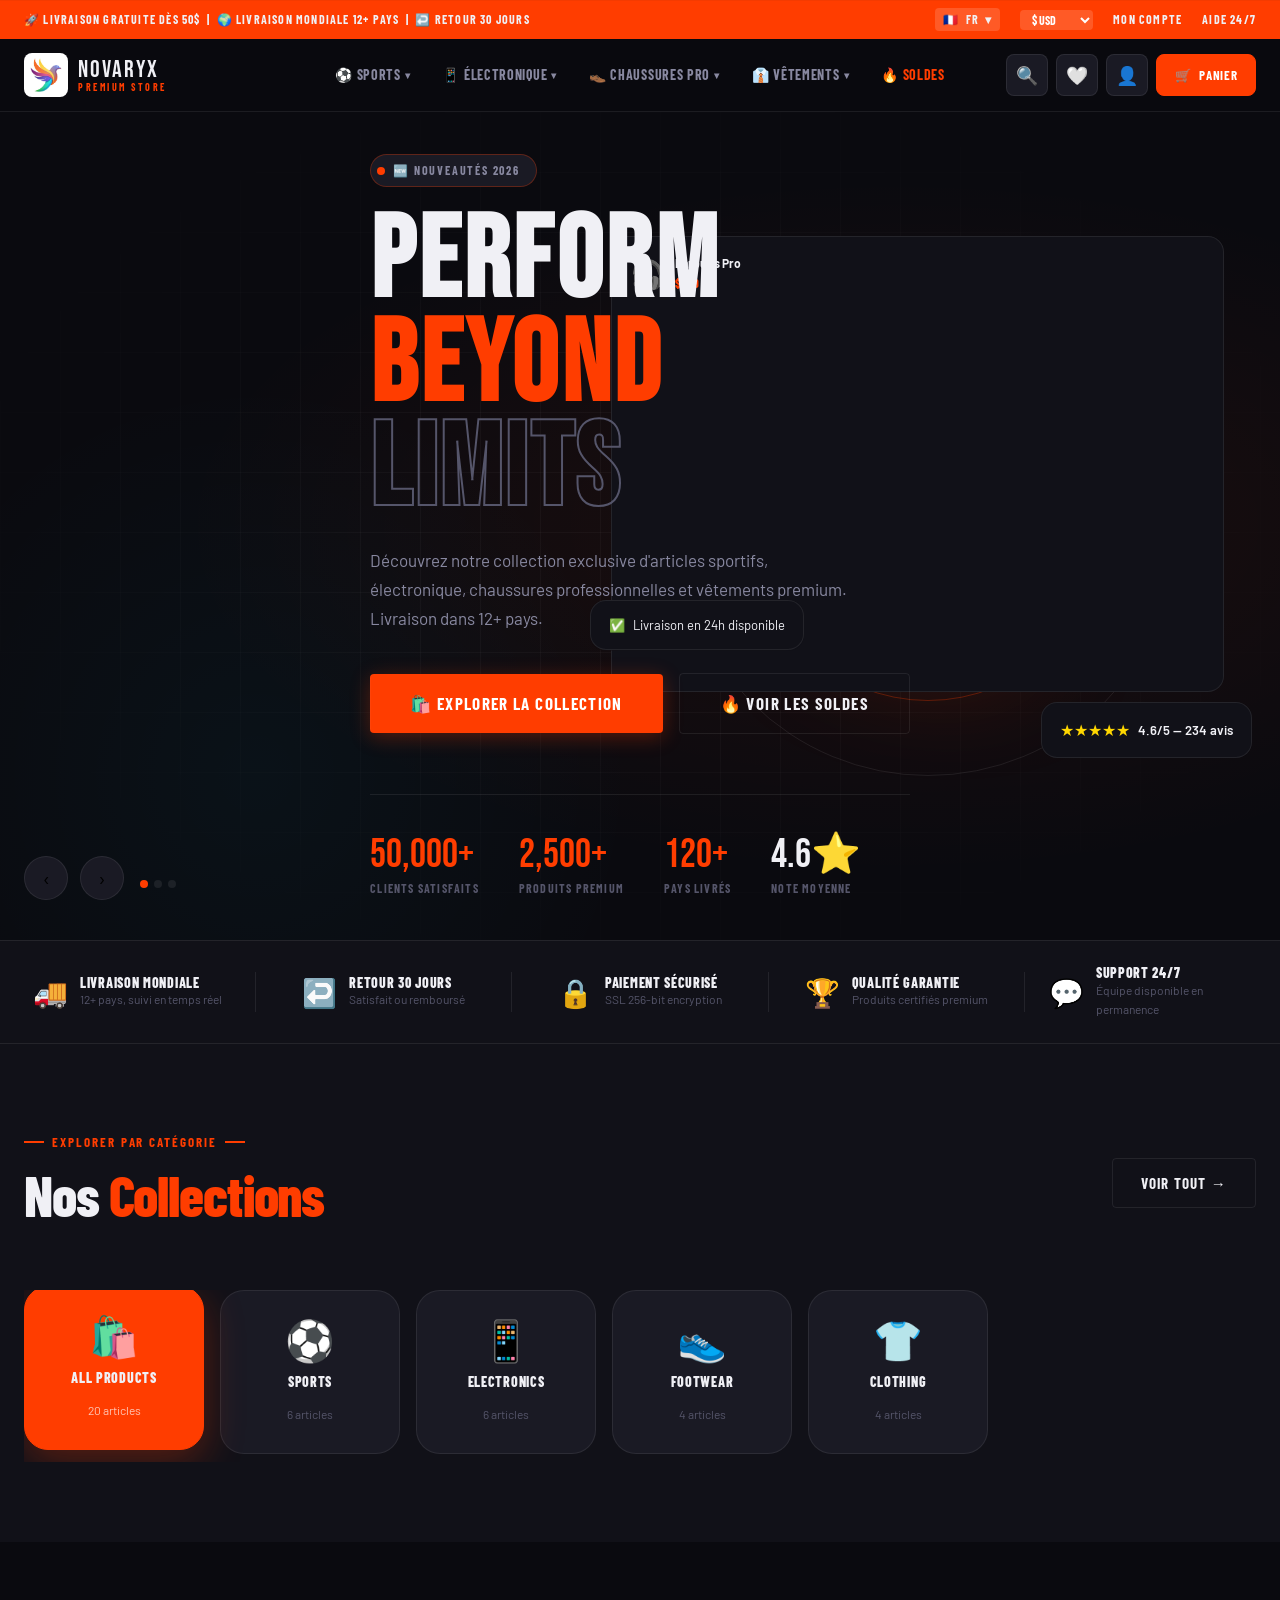
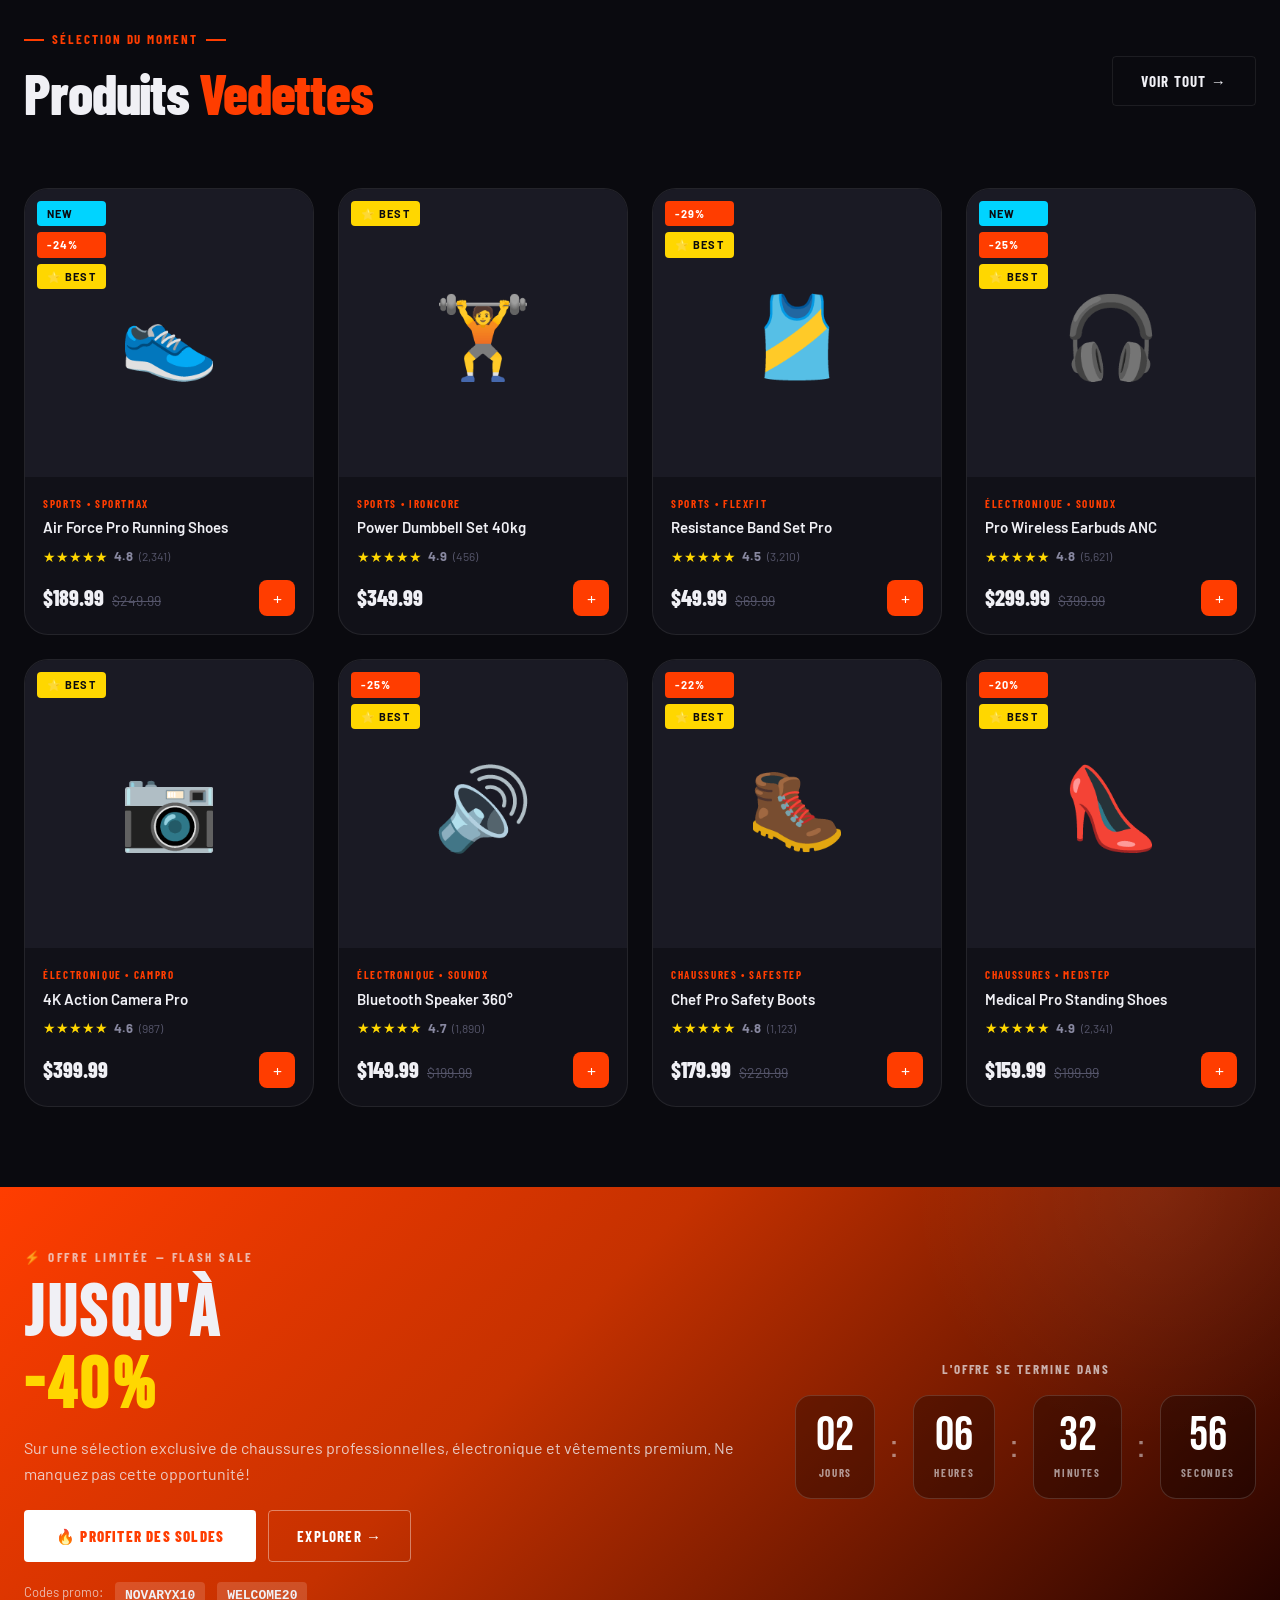
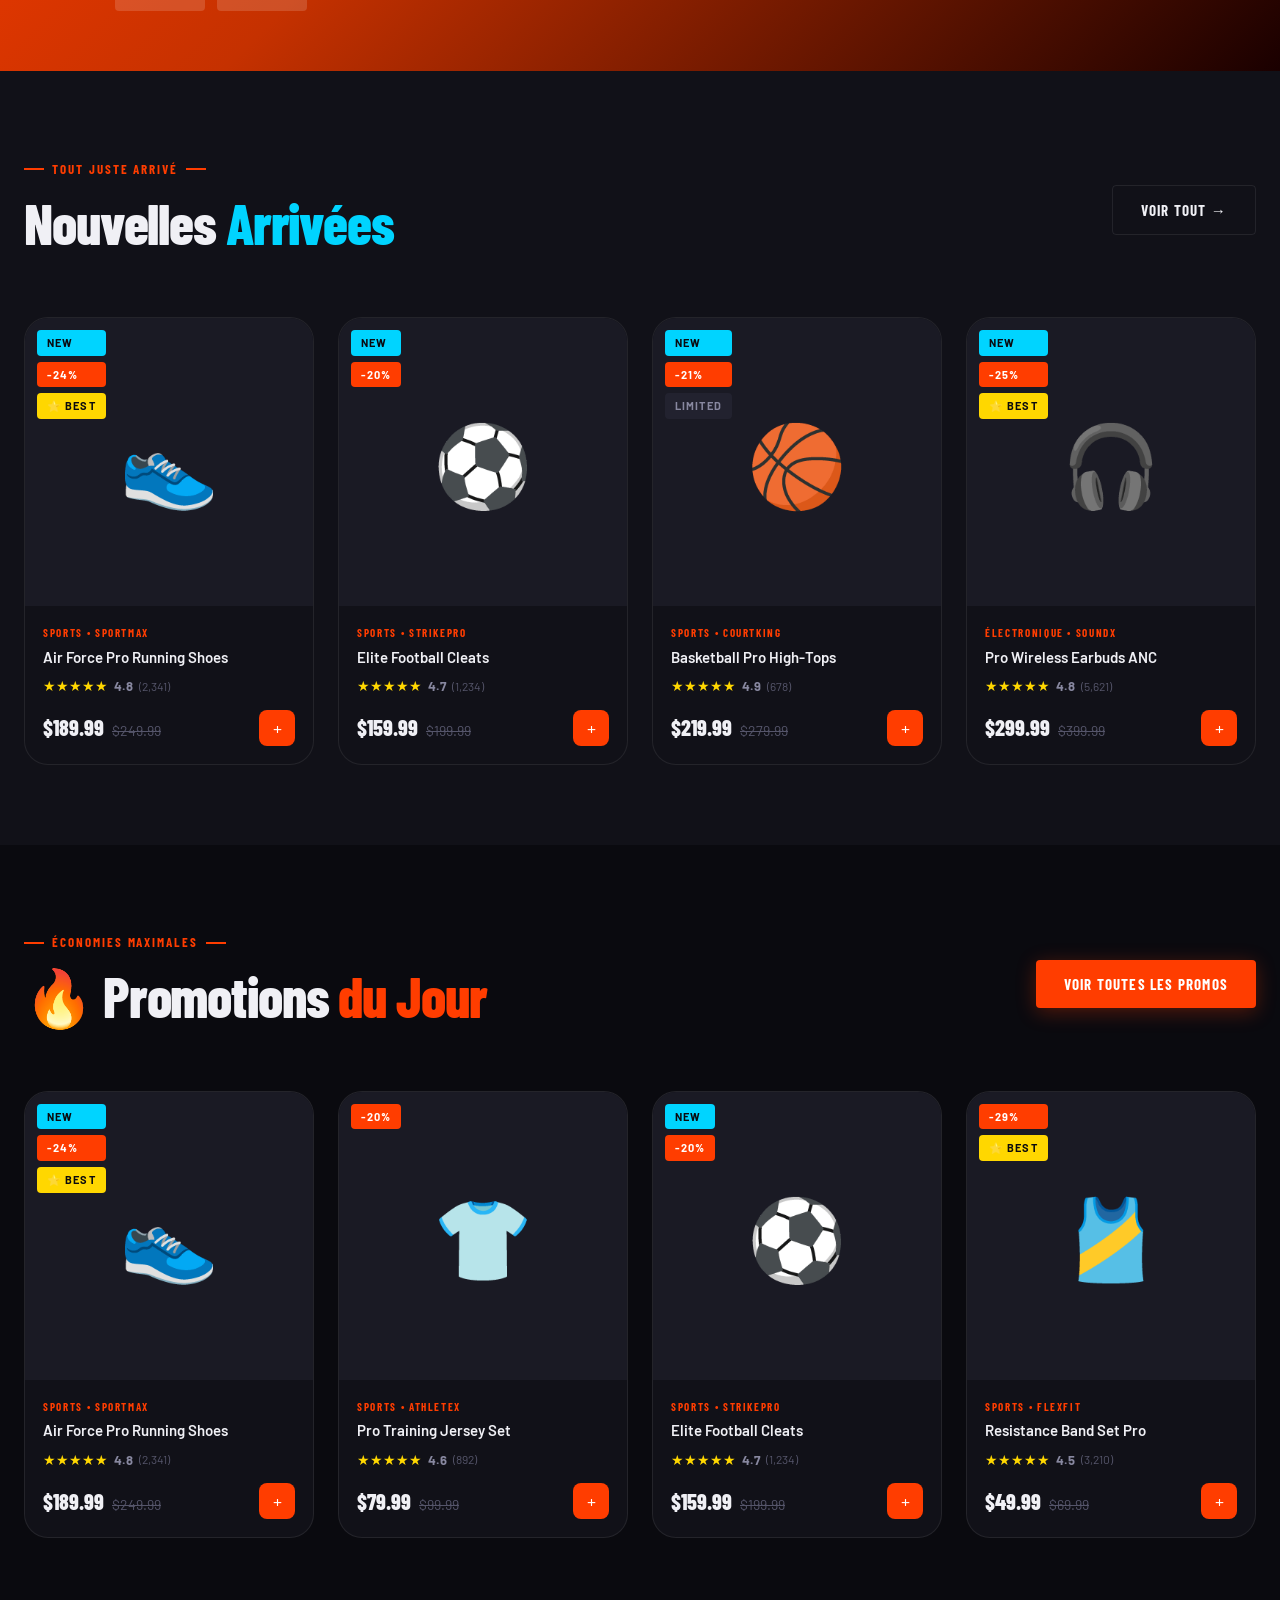
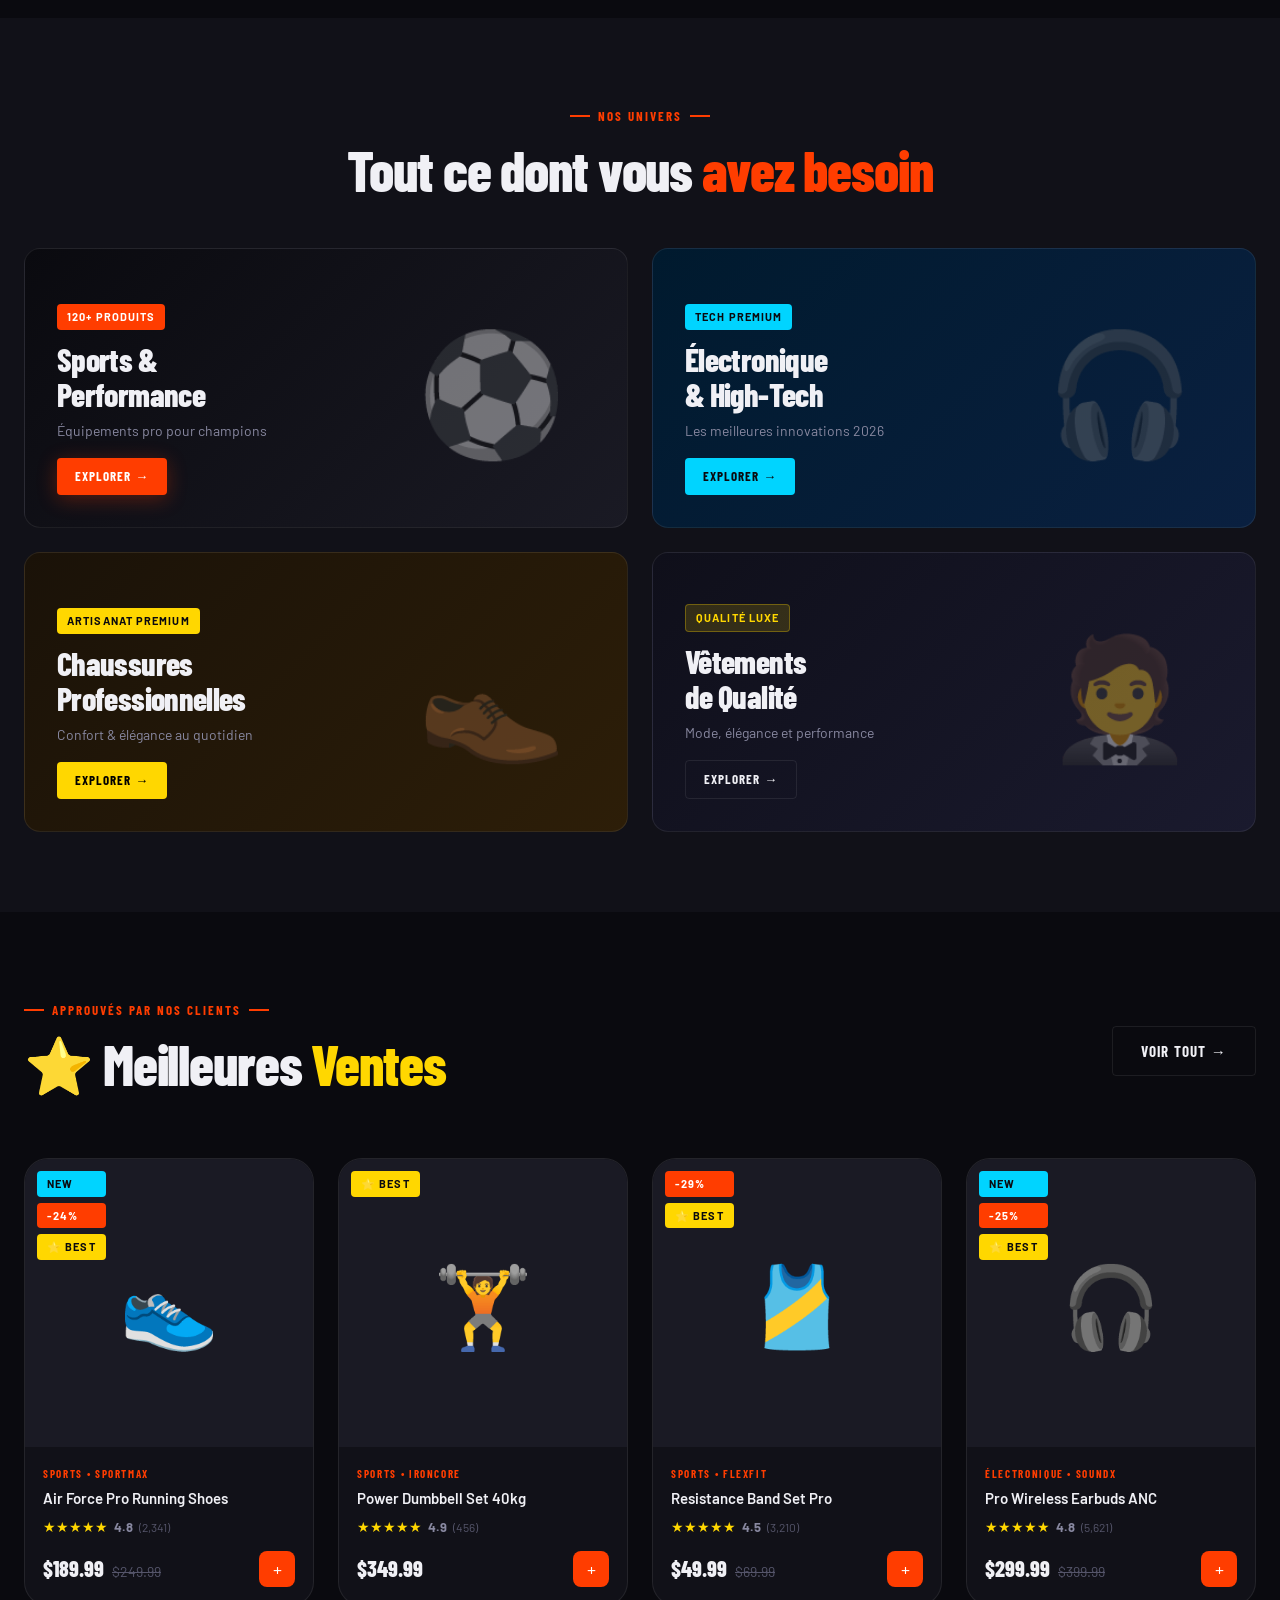
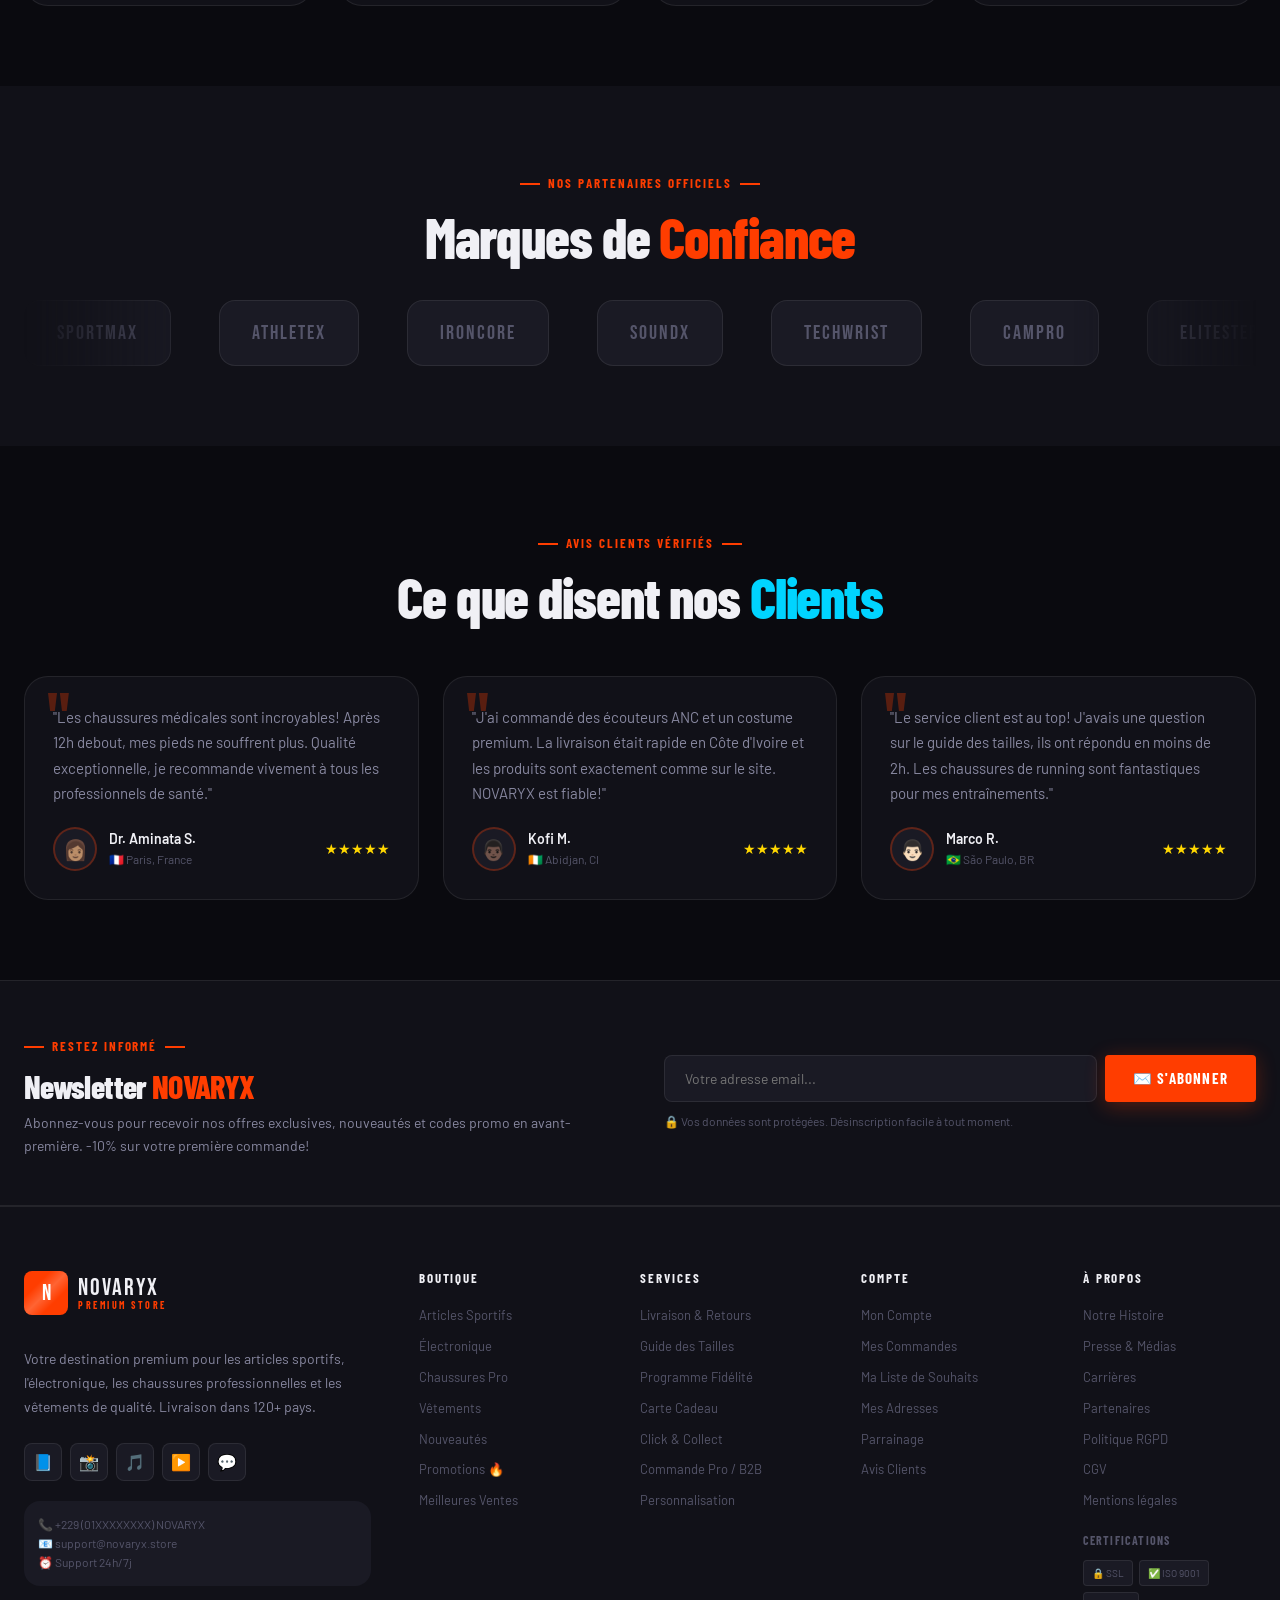
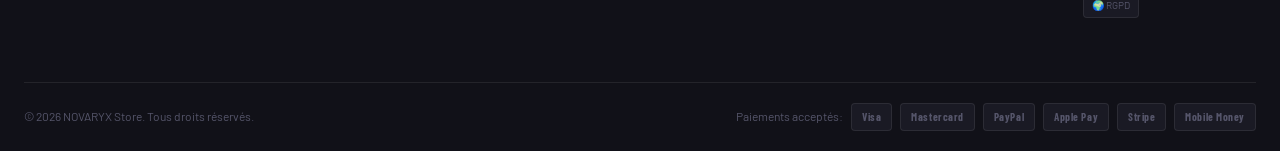
<file: index.html>
<!DOCTYPE html>
<html lang="fr">
<head>
  <meta charset="UTF-8">
  <meta name="viewport" content="width=device-width, initial-scale=1.0">
  <title>NOVARYX Store | Sports • Électronique • Chaussures Pro • Mode Premium</title>
  <meta name="description" content="NOVARYX Store - Articles sportifs, électronique, chaussures professionnelles et vêtements de qualité. Livraison mondiale 120+ pays.">
  <link rel="stylesheet" href="css/main.css">
  <link rel="stylesheet" href="css/header.css">
  <link rel="stylesheet" href="css/home.css">
  <link rel="stylesheet" href="css/product.css">
</head>
<body>

<div class="topbar">
  <div class="container">
    <div class="topbar-inner">
      <div class="topbar-left">
        <span>🚀 Livraison gratuite dès 50$ &nbsp;|&nbsp; 🌍 Livraison mondiale 12+ pays &nbsp;|&nbsp; ↩️ Retour 30 jours</span>
      </div>
      <div class="topbar-right">
        <div class="lang-selector" style="cursor:pointer;">
          <span>🇫🇷</span><span>FR</span><span>▾</span>
        </div>
        <select onchange="setCurrency(this.value)" style="background:rgba(255,255,255,0.15);border:none;color:white;font-family:var(--font-condensed);font-size:12px;font-weight:700;padding:2px 8px;border-radius:4px;cursor:pointer;outline:none;">
          <option value="USD">$ USD</option>
          <option value="EUR">€ EUR</option>
          <option value="GBP">£ GBP</option>
          <option value="XOF">CFA XOF</option>
          <option value="NGN">₦ NGN</option>
          <option value="CAD">CA$ CAD</option>
          <option value="AUD">A$ AUD</option>
          <option value="JPY">¥ JPY</option>
        </select>
        <a href="account.html">Mon compte</a>
        <a href="#">Aide 24/7</a>
      </div>
    </div>
  </div>
</div>

<header class="site-header">
  <div class="container">
    <div class="header-inner">
      <a href="index.html" class="logo">
        <div class="logo-icon"> <img src="img.jpg" alt="logo de NOVARYX"></div>
        <div class="logo-text">
          <span class="logo-name">NOVARYX</span>
          <span class="logo-tagline">Premium Store</span>
        </div>
      </a>
      <nav class="main-nav">
        <div class="nav-item">
          <a href="shop.html?cat=sports" class="nav-link">⚽ Sports <span class="arrow">▾</span></a>
          <div class="mega-menu">
            <div class="mega-menu-grid">
              <div class="mega-menu-col">
                <h4>Chaussures Sport</h4>
                <ul>
                  <li><a href="shop.html?cat=sports&q=running">Running & Trail</a></li>
                  <li><a href="shop.html?cat=sports&q=football">Football / Soccer</a></li>
                  <li><a href="shop.html?cat=sports&q=basketball">Basketball</a></li>
                  <li><a href="shop.html?cat=sports&q=tennis">Tennis & Padel</a></li>
                </ul>
              </div>
              <div class="mega-menu-col">
                <h4>Équipements</h4>
                <ul>
                  <li><a href="shop.html?cat=sports&q=gym">Gym & Musculation</a></li>
                  <li><a href="shop.html?cat=sports&q=yoga">Yoga & Pilates</a></li>
                  <li><a href="shop.html?cat=sports&q=cycling">Cyclisme</a></li>
                  <li><a href="shop.html?cat=sports">Tout voir →</a></li>
                </ul>
              </div>
              <div class="mega-menu-featured">
                <span class="badge">NOUVEAU 2026</span>
                <h3>Collection Pro</h3>
                <p>Performance maximale pour champions</p>
                <a href="shop.html?cat=sports" class="btn btn-outline btn-sm" style="color:white;border-color:rgba(255,255,255,0.3);margin-top:10px;display:inline-flex;">Explorer →</a>
              </div>
            </div>
          </div>
        </div>
        <div class="nav-item">
          <a href="shop.html?cat=electronics" class="nav-link">📱 Électronique <span class="arrow">▾</span></a>
          <div class="mega-menu">
            <div class="mega-menu-grid">
              <div class="mega-menu-col">
                <h4>Audio Premium</h4>
                <ul>
                  <li><a href="shop.html?cat=electronics&q=earbuds">Écouteurs ANC</a></li>
                  <li><a href="shop.html?cat=electronics&q=headphones">Casques</a></li>
                  <li><a href="shop.html?cat=electronics&q=speaker">Enceintes BT</a></li>
                </ul>
              </div>
              <div class="mega-menu-col">
                <h4>High-Tech</h4>
                <ul>
                  <li><a href="shop.html?cat=electronics&q=smartwatch">Montres Connectées</a></li>
                  <li><a href="shop.html?cat=electronics&q=drone">Drones FPV</a></li>
                  <li><a href="shop.html?cat=electronics&q=gaming">Gaming</a></li>
                  <li><a href="shop.html?cat=electronics">Voir tout →</a></li>
                </ul>
              </div>
              <div class="mega-menu-featured" style="background:linear-gradient(135deg,#0a84ff,#00D4FF);">
                <span class="badge" style="background:white;color:#0a84ff;">HOT 🔥</span>
                <h3>Tech 2026</h3>
                <p>Les dernières innovations tech</p>
                <a href="shop.html?cat=electronics" class="btn btn-outline btn-sm" style="color:white;border-color:rgba(255,255,255,0.3);margin-top:10px;display:inline-flex;">Explorer →</a>
              </div>
            </div>
          </div>
        </div>
        <div class="nav-item">
          <a href="shop.html?cat=footwear" class="nav-link">👞 Chaussures Pro <span class="arrow">▾</span></a>
          <div class="mega-menu">
            <div class="mega-menu-grid">
              <div class="mega-menu-col">
                <h4>Professionnel</h4>
                <ul>
                  <li><a href="shop.html?cat=footwear&q=medical">Médical / Santé</a></li>
                  <li><a href="shop.html?cat=footwear&q=chef">Chef / Cuisine</a></li>
                  <li><a href="shop.html?cat=footwear&q=safety">Sécurité S1/S3</a></li>
                </ul>
              </div>
              <div class="mega-menu-col">
                <h4>Élégance & Business</h4>
                <ul>
                  <li><a href="shop.html?cat=footwear&q=oxford">Oxford & Derby</a></li>
                  <li><a href="shop.html?cat=footwear&q=loafer">Mocassins</a></li>
                  <li><a href="shop.html?cat=footwear">Voir tout →</a></li>
                </ul>
              </div>
              <div class="mega-menu-featured" style="background:linear-gradient(135deg,#8B7355,#5C4033);">
                <span class="badge" style="background:var(--gold);color:#000;">PREMIUM ✦</span>
                <h3>Cuir Authentique</h3>
                <p>Artisanat et qualité supérieure</p>
                <a href="shop.html?cat=footwear" class="btn btn-outline btn-sm" style="color:white;border-color:rgba(255,255,255,0.3);margin-top:10px;display:inline-flex;">Explorer →</a>
              </div>
            </div>
          </div>
        </div>
        <div class="nav-item">
          <a href="shop.html?cat=clothing" class="nav-link">👔 Vêtements <span class="arrow">▾</span></a>
          <div class="mega-menu">
            <div class="mega-menu-grid">
              <div class="mega-menu-col">
                <h4>Business & Formel</h4>
                <ul>
                  <li><a href="shop.html?cat=clothing&q=suit">Costumes Premium</a></li>
                  <li><a href="shop.html?cat=clothing&q=shirt">Chemises Business</a></li>
                  <li><a href="shop.html?cat=clothing&q=blazer">Blazers</a></li>
                </ul>
              </div>
              <div class="mega-menu-col">
                <h4>Sport & Casual</h4>
                <ul>
                  <li><a href="shop.html?cat=clothing&q=hoodie">Hoodies Cashmere</a></li>
                  <li><a href="shop.html?cat=clothing&q=jacket">Vestes Techniques</a></li>
                  <li><a href="shop.html?cat=clothing">Voir tout →</a></li>
                </ul>
              </div>
              <div class="mega-menu-featured" style="background:linear-gradient(135deg,#1a1a2e,#16213e);">
                <span class="badge" style="background:rgba(255,215,0,0.2);color:gold;border:1px solid gold;">LUXE ✦</span>
                <h3>Mode Haute Gamme</h3>
                <p>Matériaux nobles, finitions parfaites</p>
                <a href="shop.html?cat=clothing" class="btn btn-outline btn-sm" style="color:white;border-color:rgba(255,255,255,0.3);margin-top:10px;display:inline-flex;">Explorer →</a>
              </div>
            </div>
          </div>
        </div>
        <a href="shop.html?tag=sale" class="nav-link" style="color:var(--primary);">🔥 Soldes</a>
      </nav>
      <div class="header-actions">
        <button class="search-btn" id="open-search-btn" title="Rechercher">🔍</button>
        <a href="account.html" class="wishlist-btn" style="position:relative;" title="Favoris">
          🤍<span class="badge-count wishlist-count" style="display:none;background:var(--primary);">0</span>
        </a>
        <a href="account.html" class="account-btn" title="Mon compte">👤</a>
        <button class="cart-btn" id="open-cart-btn">
          🛒 <span>Panier</span>
          <span class="badge-count cart-count" style="display:none;background:white;color:var(--primary);">0</span>
        </button>
        <button class="mobile-toggle" id="mobile-toggle"><span></span><span></span><span></span></button>
      </div>
    </div>
  </div>
</header>

<div class="mobile-menu" id="mobile-menu">
  <nav class="mobile-nav">
    <a href="shop.html?cat=sports" class="mobile-nav-link">⚽ Sports</a>
    <a href="shop.html?cat=electronics" class="mobile-nav-link">📱 Électronique</a>
    <a href="shop.html?cat=footwear" class="mobile-nav-link">👞 Chaussures Pro</a>
    <a href="shop.html?cat=clothing" class="mobile-nav-link">👔 Vêtements</a>
    <a href="shop.html?tag=sale" class="mobile-nav-link" style="color:var(--primary);">🔥 Soldes</a>
    <div style="border-top:1px solid var(--border);margin:8px 0;padding-top:8px;">
      <a href="account.html" class="mobile-nav-link">👤 Mon compte</a>
      <a href="checkout.html" class="mobile-nav-link">🛒 Panier (<span class="cart-count">0</span>)</a>
    </div>
  </nav>
</div>

<div class="search-overlay" id="search-overlay">
  <div class="container">
    <div class="search-bar-inner">
      <div style="display:flex;align-items:center;justify-content:space-between;margin-bottom:16px;">
        <span style="font-family:var(--font-condensed);font-size:13px;font-weight:700;letter-spacing:0.1em;text-transform:uppercase;color:var(--text-muted);">Recherche rapide</span>
        <button id="close-search-btn" style="cursor:pointer;font-size:18px;color:var(--text-muted);">✕</button>
      </div>
      <div class="search-input-wrap">
        <span style="font-size:20px;">🔍</span>
        <input type="text" id="main-search-input" placeholder="Rechercher produits, marques, catégories..." autocomplete="off">
        <kbd style="padding:4px 8px;background:var(--surface-3);border-radius:4px;font-size:11px;color:var(--text-muted);">ESC</kbd>
      </div>
      <div class="search-tags">
        <span style="font-size:12px;color:var(--text-muted);">Tendances:</span>
        <span class="search-tag" onclick="triggerSearch('running')">Running</span>
        <span class="search-tag" onclick="triggerSearch('earbuds')">Earbuds ANC</span>
        <span class="search-tag" onclick="triggerSearch('suit')">Costume Premium</span>
        <span class="search-tag" onclick="triggerSearch('smartwatch')">Smartwatch</span>
        <span class="search-tag" onclick="triggerSearch('basketball')">Basketball</span>
      </div>
      <div id="search-results"></div>
    </div>
  </div>
</div>

<div class="cart-sidebar" id="cart-sidebar">
  <div class="cart-header">
    <h2>🛒 Mon Panier <span style="color:var(--text-muted);font-size:14px;font-weight:400;">(<span class="cart-count">0</span>)</span></h2>
    <button class="cart-close" id="close-cart-btn">✕</button>
  </div>
  <div class="cart-items" id="cart-items-container"></div>
  <div class="cart-footer">
    <div class="cart-total-row"><span class="cart-total-label">Sous-total</span><span class="cart-total-value cart-total-display">--</span></div>
    <div class="cart-total-row"><span class="cart-total-label">Livraison</span><span style="color:var(--success);font-weight:700;font-size:14px;">GRATUITE dès 50$</span></div>
    <div class="divider"></div>
    <div class="cart-total-row cart-grand-total"><span class="cart-total-label">Total estimé</span><span class="cart-total-value cart-total-display">--</span></div>
    <a href="checkout.html" class="btn btn-primary btn-full btn-lg">🔒 Passer la commande</a>
    <a href="shop.html" class="btn btn-ghost btn-full" style="text-align:center;margin-top:8px;">← Continuer les achats</a>
    <div style="display:flex;align-items:center;justify-content:center;gap:8px;margin-top:12px;">
      <span style="font-size:11px;color:var(--text-muted);">🔒 SSL Sécurisé</span>
      <span style="font-size:11px;color:var(--text-muted);">💳 Paiement sécurisé</span>
    </div>
  </div>
</div>
<div class="overlay" id="cart-overlay" style="z-index:999;"></div>
<div class="overlay" id="quickview-overlay" style="z-index:1001;">
  <div class="modal" id="quickview-modal" style="max-width:760px;position:relative;"></div>
</div>
<div class="toast-container" id="toast-container"></div>

<main>
<!-- HERO -->
<section class="hero">
  <div class="hero-bg"></div>
  <div class="hero-grid-bg"></div>
  <div class="container" style="position:relative;z-index:2;">
    <div class="hero-content">
      <div class="hero-eyebrow">
        <span class="dot"></span>
        <span id="hero-badge">🆕 Nouveautés 2026</span>
      </div>
      <h1 class="hero-title display-title" id="hero-title">
        PERFORM<br><span class="line-accent">BEYOND</span><br>
        <span class="line-outline">LIMITS</span>
      </h1>
      <p class="hero-desc" id="hero-desc">Découvrez notre collection exclusive d'articles sportifs, électronique, chaussures professionnelles et vêtements premium. Livraison dans 12+ pays.</p>
      <div class="hero-actions">
        <a href="shop.html" class="btn btn-primary btn-lg" id="hero-cta">🛍️ Explorer la Collection</a>
        <a href="shop.html?tag=sale" class="btn btn-outline btn-lg">🔥 Voir les Soldes</a>
      </div>
      <div class="hero-stats">
        <div class="hero-stat">
          <div class="hero-stat-num"><span data-count="50000">5000</span><span>+</span></div>
          <div class="hero-stat-label">Clients Satisfaits</div>
        </div>
        <div class="hero-stat">
          <div class="hero-stat-num"><span data-count="2500">250</span><span>+</span></div>
          <div class="hero-stat-label">Produits Premium</div>
        </div>
        <div class="hero-stat">
          <div class="hero-stat-num"><span data-count="120">12</span><span>+</span></div>
          <div class="hero-stat-label">Pays Livrés</div>
        </div>
        <div class="hero-stat">
          <div class="hero-stat-num">4.6<span>⭐</span></div>
          <div class="hero-stat-label">Note Moyenne</div>
        </div>
      </div>
    </div>
  </div>
  <div class="hero-visual">
    <div class="hero-product-showcase">
      <div class="hero-circle hero-circle-1"></div>
      <div class="hero-circle hero-circle-2"></div>
      <div class="hero-main-product" id="hero-emoji">👟</div>
      <div class="hero-floating-card" style="top:15%;right:8%;">
        <div style="display:flex;align-items:center;gap:10px;">
          <span style="font-size:28px;">🎧</span>
          <div>
            <div style="font-size:12px;font-weight:700;">Earbuds Pro</div>
            <div style="font-size:13px;color:var(--primary);font-family:var(--font-condensed);font-weight:800;">$299</div>
          </div>
        </div>
      </div>
      <div class="hero-floating-card" style="bottom:22%;right:4%;">
        <div style="display:flex;align-items:center;gap:8px;">
          <span style="color:var(--gold);">★★★★★</span>
          <span style="font-size:13px;font-weight:600;">4.6/5 — 234 avis</span>
        </div>
      </div>
      <div class="hero-floating-card" style="bottom:35%;left:2%;">
        <div style="display:flex;align-items:center;gap:8px;font-size:13px;">
          <span style="color:var(--success);">✅</span>
          <span>Livraison en 24h disponible</span>
        </div>
      </div>
    </div>
  </div>
  <!-- Hero nav buttons -->
  <button id="hero-prev" style="position:absolute;left:24px;bottom:40px;z-index:3;width:44px;height:44px;background:var(--surface-2);border:1px solid var(--border);border-radius:50%;cursor:pointer;font-size:20px;display:flex;align-items:center;justify-content:center;transition:var(--transition);" onmouseover="this.style.background='var(--primary)'" onmouseout="this.style.background='var(--surface-2)'">‹</button>
  <button id="hero-next" style="position:absolute;left:80px;bottom:40px;z-index:3;width:44px;height:44px;background:var(--surface-2);border:1px solid var(--border);border-radius:50%;cursor:pointer;font-size:20px;display:flex;align-items:center;justify-content:center;transition:var(--transition);" onmouseover="this.style.background='var(--primary)'" onmouseout="this.style.background='var(--surface-2)'">›</button>
  <div style="position:absolute;left:140px;bottom:52px;z-index:3;display:flex;gap:6px;">
    <span class="hero-dot" style="width:8px;height:8px;border-radius:50%;background:var(--primary);cursor:pointer;"></span>
    <span class="hero-dot" style="width:8px;height:8px;border-radius:50%;background:var(--border);cursor:pointer;"></span>
    <span class="hero-dot" style="width:8px;height:8px;border-radius:50%;background:var(--border);cursor:pointer;"></span>
  </div>
</section>

<!-- TRUST BAR -->
<div class="trust-bar">
  <div class="container">
    <div class="trust-items">
      <div class="trust-item">
        <span class="trust-icon">🚚</span>
        <div class="trust-text"><h4>Livraison Mondiale</h4><p>12+ pays, suivi en temps réel</p></div>
      </div>
      <div class="trust-divider"></div>
      <div class="trust-item">
        <span class="trust-icon">↩️</span>
        <div class="trust-text"><h4>Retour 30 Jours</h4><p>Satisfait ou remboursé</p></div>
      </div>
      <div class="trust-divider"></div>
      <div class="trust-item">
        <span class="trust-icon">🔒</span>
        <div class="trust-text"><h4>Paiement Sécurisé</h4><p>SSL 256-bit encryption</p></div>
      </div>
      <div class="trust-divider"></div>
      <div class="trust-item">
        <span class="trust-icon">🏆</span>
        <div class="trust-text"><h4>Qualité Garantie</h4><p>Produits certifiés premium</p></div>
      </div>
      <div class="trust-divider"></div>
      <div class="trust-item">
        <span class="trust-icon">💬</span>
        <div class="trust-text"><h4>Support 24/7</h4><p>Équipe disponible en permanence</p></div>
      </div>
    </div>
  </div>
</div>

<!-- CATEGORIES -->
<section class="section categories-section">
  <div class="container">
    <div class="section-header flex-between">
      <div>
        <div class="section-eyebrow">Explorer par catégorie</div>
        <h2 class="section-title">Nos <span style="color:var(--primary);">Collections</span></h2>
      </div>
      <a href="shop.html" class="btn btn-outline">Voir tout →</a>
    </div>
    <div class="categories-track" id="categories-track"></div>
  </div>
</section>

<!-- FEATURED PRODUCTS -->
<section class="section" style="background:var(--secondary);">
  <div class="container">
    <div class="section-header flex-between">
      <div>
        <div class="section-eyebrow">Sélection du moment</div>
        <h2 class="section-title">Produits <span style="color:var(--primary);">Vedettes</span></h2>
      </div>
      <a href="shop.html" class="btn btn-outline">Voir tout →</a>
    </div>
    <div id="featured-products" class="grid grid-4"></div>
  </div>
</section>

<!-- PROMO BANNER -->
<section class="promo-banner">
  <div class="container">
    <div class="promo-content">
      <div>
        <div class="promo-eyebrow">⚡ Offre Limitée — Flash Sale</div>
        <h2 class="promo-title display-title">JUSQU'À<br><span style="color:var(--gold);">-40%</span></h2>
        <p class="promo-desc">Sur une sélection exclusive de chaussures professionnelles, électronique et vêtements premium. Ne manquez pas cette opportunité!</p>
        <div style="display:flex;gap:12px;margin-top:24px;flex-wrap:wrap;">
          <a href="shop.html?tag=sale" class="btn" style="background:white;color:var(--primary);font-family:var(--font-condensed);font-weight:800;font-size:15px;padding:14px 32px;">🔥 Profiter des Soldes</a>
          <a href="shop.html" class="btn btn-outline" style="color:white;border-color:rgba(255,255,255,0.4);">Explorer →</a>
        </div>
        <div style="margin-top:20px;display:flex;gap:12px;flex-wrap:wrap;">
          <span style="font-size:13px;opacity:0.7;">Codes promo: </span>
          <code style="padding:4px 10px;background:rgba(255,255,255,0.15);border-radius:4px;font-size:13px;font-weight:700;">NOVARYX10</code>
          <code style="padding:4px 10px;background:rgba(255,255,255,0.15);border-radius:4px;font-size:13px;font-weight:700;">WELCOME20</code>
        </div>
      </div>
      <div data-countdown style="text-align:center;">
        <div style="font-family:var(--font-condensed);font-size:13px;font-weight:700;letter-spacing:0.15em;text-transform:uppercase;opacity:0.7;margin-bottom:16px;">L'offre se termine dans</div>
        <div class="countdown">
          <div class="countdown-unit"><div class="countdown-num countdown-days">02</div><div class="countdown-label">Jours</div></div>
          <span class="countdown-sep">:</span>
          <div class="countdown-unit"><div class="countdown-num countdown-hours">06</div><div class="countdown-label">Heures</div></div>
          <span class="countdown-sep">:</span>
          <div class="countdown-unit"><div class="countdown-num countdown-mins">33</div><div class="countdown-label">Minutes</div></div>
          <span class="countdown-sep">:</span>
          <div class="countdown-unit"><div class="countdown-num countdown-secs">00</div><div class="countdown-label">Secondes</div></div>
        </div>
      </div>
    </div>
  </div>
</section>

<!-- NEW ARRIVALS -->
<section class="section" style="background:var(--surface);">
  <div class="container">
    <div class="section-header flex-between">
      <div>
        <div class="section-eyebrow">Tout juste arrivé</div>
        <h2 class="section-title">Nouvelles <span style="color:var(--accent);">Arrivées</span></h2>
      </div>
      <a href="shop.html?tag=new" class="btn btn-outline">Voir tout →</a>
    </div>
    <div id="new-arrivals" class="grid grid-4"></div>
  </div>
</section>

<!-- FLASH SALE -->
<section class="section" style="background:var(--secondary);">
  <div class="container">
    <div class="section-header flex-between">
      <div>
        <div class="section-eyebrow">Économies maximales</div>
        <h2 class="section-title">🔥 Promotions <span style="color:var(--primary);">du Jour</span></h2>
      </div>
      <a href="shop.html?tag=sale" class="btn btn-primary">Voir toutes les promos</a>
    </div>
    <div id="flash-sale-products" class="grid grid-4"></div>
  </div>
</section>

<!-- 4 CATEGORY GRID -->
<section class="section" style="background:var(--surface);">
  <div class="container">
    <div class="section-header text-center" style="max-width:600px;margin:0 auto 48px;">
      <div class="section-eyebrow">Nos univers</div>
      <h2 class="section-title">Tout ce dont vous <span style="color:var(--primary);">avez besoin</span></h2>
    </div>
    <div class="grid grid-2" style="gap:24px;">
      <a href="shop.html?cat=sports" class="card" style="position:relative;overflow:hidden;min-height:280px;display:flex;align-items:flex-end;padding:32px;background:linear-gradient(135deg,#0a0a0f,#1a1a24);text-decoration:none;">
        <span style="position:absolute;top:50%;right:10%;transform:translateY(-50%);font-size:120px;opacity:0.4;">⚽</span>
        <div style="position:relative;z-index:2;">
          <span class="badge badge-primary" style="margin-bottom:12px;">120+ Produits</span>
          <h3 style="font-size:32px;margin-bottom:8px;">Sports & <br>Performance</h3>
          <p style="color:var(--text-secondary);font-size:14px;">Équipements pro pour champions</p>
          <span class="btn btn-primary btn-sm" style="margin-top:16px;display:inline-flex;">Explorer →</span>
        </div>
      </a>
      <a href="shop.html?cat=electronics" class="card" style="position:relative;overflow:hidden;min-height:280px;display:flex;align-items:flex-end;padding:32px;background:linear-gradient(135deg,#001a2e,#0a2040);text-decoration:none;">
        <span style="position:absolute;top:50%;right:10%;transform:translateY(-50%);font-size:120px;opacity:0.4;">🎧</span>
        <div style="position:relative;z-index:2;">
          <span class="badge badge-accent" style="margin-bottom:12px;">Tech Premium</span>
          <h3 style="font-size:32px;margin-bottom:8px;">Électronique<br>& High-Tech</h3>
          <p style="color:var(--text-secondary);font-size:14px;">Les meilleures innovations 2026</p>
          <span class="btn btn-accent btn-sm" style="margin-top:16px;display:inline-flex;">Explorer →</span>
        </div>
      </a>
      <a href="shop.html?cat=footwear" class="card" style="position:relative;overflow:hidden;min-height:280px;display:flex;align-items:flex-end;padding:32px;background:linear-gradient(135deg,#1a1208,#2d1e08);text-decoration:none;">
        <span style="position:absolute;top:50%;right:10%;transform:translateY(-50%);font-size:120px;opacity:0.4;">👞</span>
        <div style="position:relative;z-index:2;">
          <span class="badge badge-gold" style="margin-bottom:12px;">Artisanat Premium</span>
          <h3 style="font-size:32px;margin-bottom:8px;">Chaussures<br>Professionnelles</h3>
          <p style="color:var(--text-secondary);font-size:14px;">Confort & élégance au quotidien</p>
          <span class="btn btn-sm" style="margin-top:16px;display:inline-flex;background:var(--gold);color:#000;">Explorer →</span>
        </div>
      </a>
      <a href="shop.html?cat=clothing" class="card" style="position:relative;overflow:hidden;min-height:280px;display:flex;align-items:flex-end;padding:32px;background:linear-gradient(135deg,#0f0f1a,#1a1a2e);text-decoration:none;">
        <span style="position:absolute;top:50%;right:10%;transform:translateY(-50%);font-size:120px;opacity:0.4;">🤵</span>
        <div style="position:relative;z-index:2;">
          <span class="badge" style="background:rgba(255,215,0,0.15);color:var(--gold);border:1px solid rgba(255,215,0,0.3);margin-bottom:12px;">Qualité Luxe</span>
          <h3 style="font-size:32px;margin-bottom:8px;">Vêtements<br>de Qualité</h3>
          <p style="color:var(--text-secondary);font-size:14px;">Mode, élégance et performance</p>
          <span class="btn btn-outline btn-sm" style="margin-top:16px;display:inline-flex;">Explorer →</span>
        </div>
      </a>
    </div>
  </div>
</section>

<!-- BESTSELLERS -->
<section class="section" style="background:var(--secondary);">
  <div class="container">
    <div class="section-header flex-between">
      <div>
        <div class="section-eyebrow">Approuvés par nos clients</div>
        <h2 class="section-title">⭐ Meilleures <span style="color:var(--gold);">Ventes</span></h2>
      </div>
      <a href="shop.html?tag=bestseller" class="btn btn-outline">Voir tout →</a>
    </div>
    <div id="bestsellers-products" class="grid grid-4"></div>
  </div>
</section>

<!-- BRANDS -->
<section class="section brands-section">
  <div class="container">
    <div class="section-header text-center" style="margin-bottom:32px;">
      <div class="section-eyebrow">Nos partenaires officiels</div>
      <h2 class="section-title">Marques de <span style="color:var(--primary);">Confiance</span></h2>
    </div>
    <div class="brands-track">
      <div class="brands-inner"></div>
    </div>
  </div>
</section>

<!-- TESTIMONIALS -->
<section class="section testimonials-section">
  <div class="container">
    <div class="section-header text-center" style="max-width:500px;margin:0 auto 48px;">
      <div class="section-eyebrow">Avis clients vérifiés</div>
      <h2 class="section-title">Ce que disent nos <span style="color:var(--accent);">Clients</span></h2>
    </div>
    <div class="grid grid-3">
      <div class="testimonial-card reveal">
        <div class="testimonial-quote">"Les chaussures médicales sont incroyables! Après 12h debout, mes pieds ne souffrent plus. Qualité exceptionnelle, je recommande vivement à tous les professionnels de santé."</div>
        <div class="testimonial-author">
          <div class="author-avatar">👩🏽</div>
          <div>
            <div class="author-name">Dr. Aminata S.</div>
            <div class="author-location">🇫🇷 Paris, France</div>
          </div>
          <div class="stars" style="margin-left:auto;">★★★★★</div>
        </div>
      </div>
      <div class="testimonial-card reveal">
        <div class="testimonial-quote">"J'ai commandé des écouteurs ANC et un costume premium. La livraison était rapide en Côte d'Ivoire et les produits sont exactement comme sur le site. NOVARYX est fiable!"</div>
        <div class="testimonial-author">
          <div class="author-avatar">👨🏿</div>
          <div>
            <div class="author-name">Kofi M.</div>
            <div class="author-location">🇨🇮 Abidjan, CI</div>
          </div>
          <div class="stars" style="margin-left:auto;">★★★★★</div>
        </div>
      </div>
      <div class="testimonial-card reveal">
        <div class="testimonial-quote">"Le service client est au top! J'avais une question sur le guide des tailles, ils ont répondu en moins de 2h. Les chaussures de running sont fantastiques pour mes entraînements."</div>
        <div class="testimonial-author">
          <div class="author-avatar">👨🏻</div>
          <div>
            <div class="author-name">Marco R.</div>
            <div class="author-location">🇧🇷 São Paulo, BR</div>
          </div>
          <div class="stars" style="margin-left:auto;">★★★★★</div>
        </div>
      </div>
    </div>
  </div>
</section>

<!-- NEWSLETTER -->
<section class="newsletter-section section-sm">
  <div class="container">
    <div class="newsletter-inner">
      <div>
        <div class="section-eyebrow">Restez informé</div>
        <h2 style="font-size:32px;margin-bottom:8px;">Newsletter <span style="color:var(--primary);">NOVARYX</span></h2>
        <p style="color:var(--text-secondary);font-size:14px;">Abonnez-vous pour recevoir nos offres exclusives, nouveautés et codes promo en avant-première. -10% sur votre première commande!</p>
      </div>
      <div>
        <form class="newsletter-form" id="newsletter-form">
          <input type="email" placeholder="Votre adresse email..." required>
          <button type="submit" class="btn btn-primary">✉️ S'abonner</button>
        </form>
        <p style="font-size:12px;color:var(--text-muted);margin-top:10px;">🔒 Vos données sont protégées. Désinscription facile à tout moment.</p>
      </div>
    </div>
  </div>
</section>

</main>


<footer class="site-footer">
  <div class="container">
    <div class="footer-main">
      <div class="footer-brand">
        <a href="index.html" class="logo" style="margin-bottom:16px;display:inline-flex;">
          <div class="logo-icon">N</div>
          <div class="logo-text">
            <span class="logo-name">NOVARYX</span>
            <span class="logo-tagline">Premium Store</span>
          </div>
        </a>
        <p>Votre destination premium pour les articles sportifs, l'électronique, les chaussures professionnelles et les vêtements de qualité. Livraison dans 120+ pays.</p>
        <div class="social-links">
          <div class="social-link" title="Facebook">📘</div>
          <div class="social-link" title="Instagram">📸</div>
          <div class="social-link" title="TikTok">🎵</div>
          <div class="social-link" title="YouTube">▶️</div>
          <div class="social-link" title="WhatsApp">💬</div>
        </div>
        <div style="margin-top:20px;padding:14px;background:var(--surface-2);border-radius:var(--radius-lg);font-size:12px;color:var(--text-muted);">
          📞 +229 (01XXXXXXXX) NOVARYX<br>
          📧 support@novaryx.store<br>
          ⏰ Support 24h/7j
        </div>
      </div>
      <div class="footer-col">
        <h4>Boutique</h4>
        <div class="footer-links">
          <a href="shop.html?cat=sports">Articles Sportifs</a>
          <a href="shop.html?cat=electronics">Électronique</a>
          <a href="shop.html?cat=footwear">Chaussures Pro</a>
          <a href="shop.html?cat=clothing">Vêtements</a>
          <a href="shop.html?tag=new">Nouveautés</a>
          <a href="shop.html?tag=sale">Promotions 🔥</a>
          <a href="shop.html?tag=bestseller">Meilleures Ventes</a>
        </div>
      </div>
      <div class="footer-col">
        <h4>Services</h4>
        <div class="footer-links">
          <a href="#">Livraison & Retours</a>
          <a href="#">Guide des Tailles</a>
          <a href="#">Programme Fidélité</a>
          <a href="#">Carte Cadeau</a>
          <a href="#">Click & Collect</a>
          <a href="#">Commande Pro / B2B</a>
          <a href="#">Personnalisation</a>
        </div>
      </div>
      <div class="footer-col">
        <h4>Compte</h4>
        <div class="footer-links">
          <a href="account.html">Mon Compte</a>
          <a href="account.html">Mes Commandes</a>
          <a href="account.html">Ma Liste de Souhaits</a>
          <a href="account.html">Mes Adresses</a>
          <a href="#">Parrainage</a>
          <a href="#">Avis Clients</a>
        </div>
      </div>
      <div class="footer-col">
        <h4>À propos</h4>
        <div class="footer-links">
          <a href="#">Notre Histoire</a>
          <a href="#">Presse & Médias</a>
          <a href="#">Carrières</a>
          <a href="#">Partenaires</a>
          <a href="#">Politique RGPD</a>
          <a href="#">CGV</a>
          <a href="#">Mentions légales</a>
        </div>
        <div style="margin-top:20px;">
          <div style="font-family:var(--font-condensed);font-size:12px;font-weight:700;letter-spacing:0.1em;text-transform:uppercase;color:var(--text-muted);margin-bottom:10px;">Certifications</div>
          <div style="display:flex;gap:6px;flex-wrap:wrap;">
            <span style="padding:4px 8px;background:var(--surface-2);border:1px solid var(--border);border-radius:4px;font-size:10px;color:var(--text-muted);">🔒 SSL</span>
            <span style="padding:4px 8px;background:var(--surface-2);border:1px solid var(--border);border-radius:4px;font-size:10px;color:var(--text-muted);">✅ ISO 9001</span>
            <span style="padding:4px 8px;background:var(--surface-2);border:1px solid var(--border);border-radius:4px;font-size:10px;color:var(--text-muted);">🌍 RGPD</span>
          </div>
        </div>
      </div>
    </div>
  </div>
  <div class="container">
    <div class="footer-bottom">
      <span>© 2026 NOVARYX Store. Tous droits réservés.</span>
      <div class="payment-methods">
        <span style="font-size:12px;color:var(--text-muted);">Paiements acceptés:</span>
        <span class="payment-badge">Visa</span>
        <span class="payment-badge">Mastercard</span>
        <span class="payment-badge">PayPal</span>
        <span class="payment-badge">Apple Pay</span>
        <span class="payment-badge">Stripe</span>
        <span class="payment-badge">Mobile Money</span>
      </div>
    </div>
  </div>
</footer>

<script src="js/main.js"></script>
<script src="js/home.js"></script>
<script>
function triggerSearch(term) {
  const inp = document.getElementById('main-search-input');
  if (inp) { inp.value = term; inp.dispatchEvent(new Event('input')); openSearch(); }
}
</script>
</body>
</html>
</file>
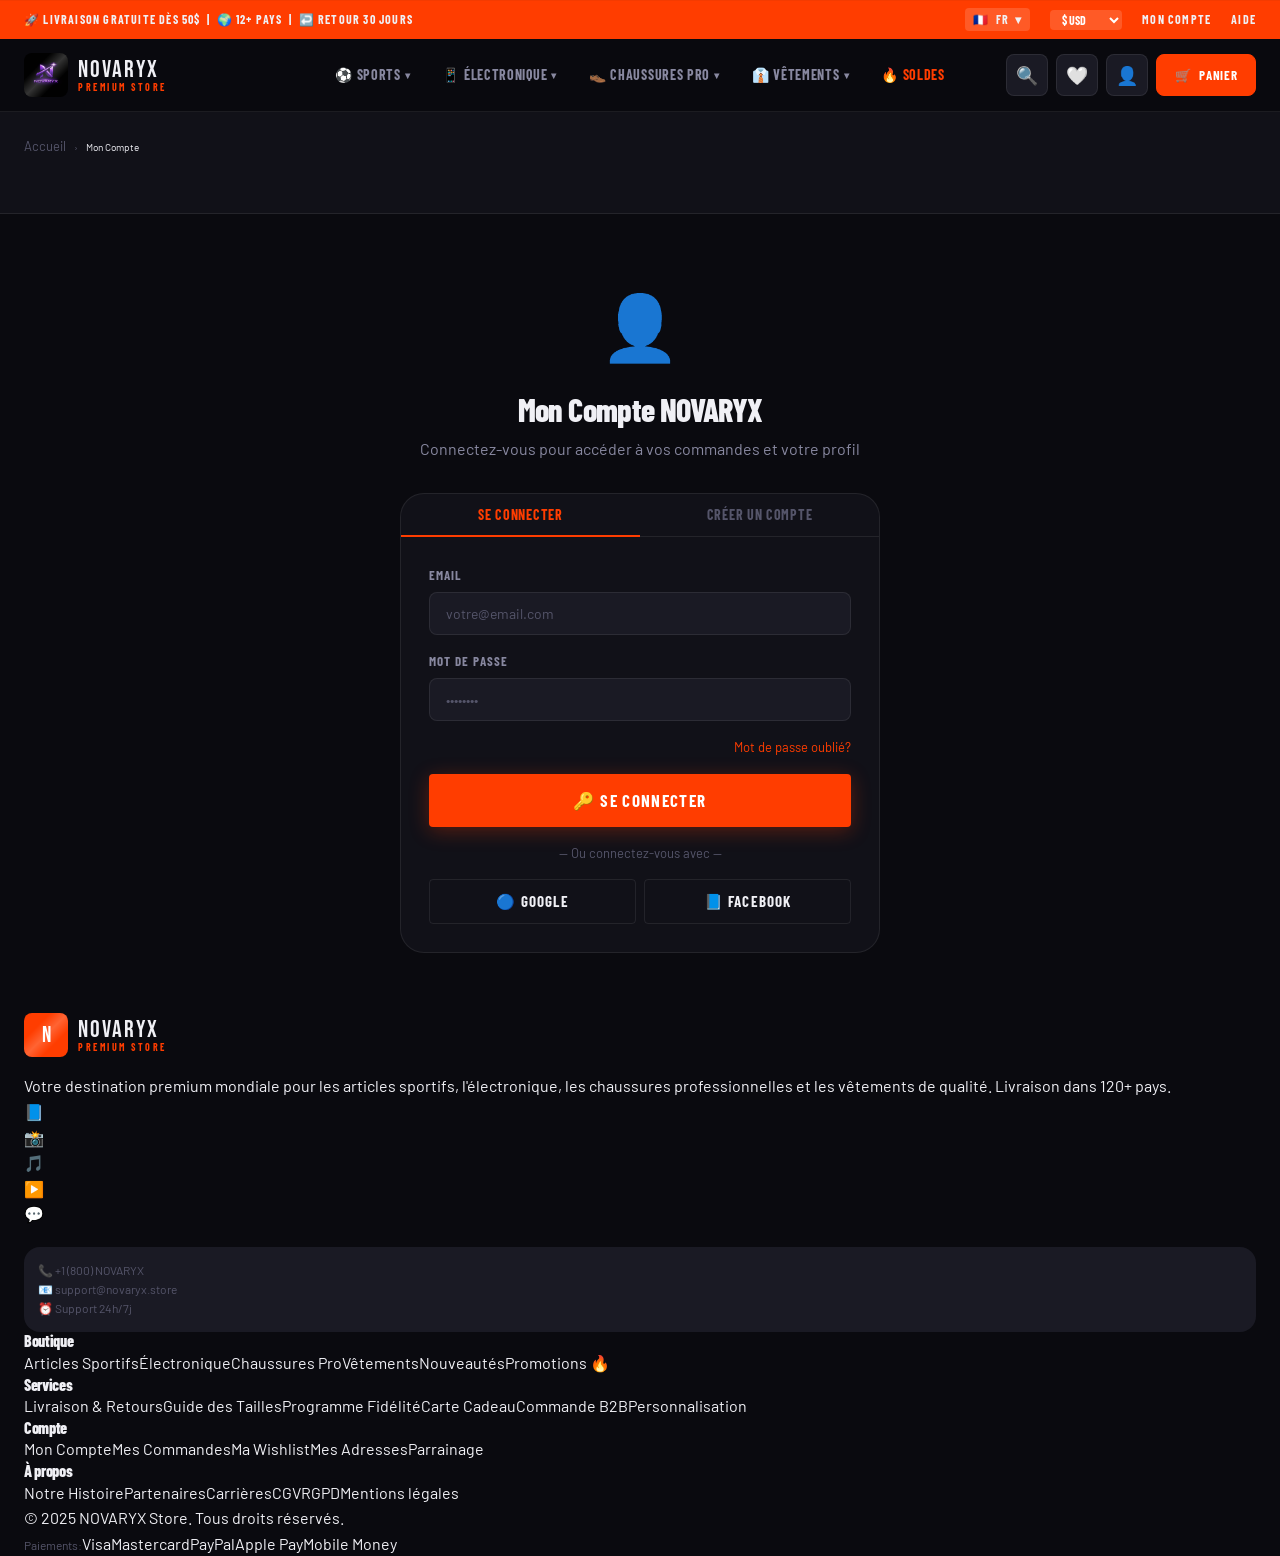
<file: account.html>
<!DOCTYPE html>
<html lang="fr">
<head>
  <meta charset="UTF-8">
  <meta name="viewport" content="width=device-width, initial-scale=1.0">
  <title>Mon Compte - NOVARYX Store</title>
  <link rel="stylesheet" href="css/main.css">
  <link rel="stylesheet" href="css/header.css">
  <link rel="stylesheet" href="css/checkout.css">
  <link rel="stylesheet" href="css/product.css">
</head>
<body data-page="account">
<div class="topbar"><div class="container"><div class="topbar-inner"><div class="topbar-left"><span>🚀 Livraison gratuite dès 50$ &nbsp;|&nbsp; 🌍 12+ pays &nbsp;|&nbsp; ↩️ Retour 30 jours</span></div><div class="topbar-right"><div class="lang-selector" style="cursor:pointer;"><span>🇫🇷</span><span>FR</span><span>▾</span></div><select onchange="setCurrency(this.value)" style="background:rgba(255,255,255,0.15);border:none;color:white;font-family:var(--font-condensed);font-size:12px;font-weight:700;padding:2px 8px;border-radius:4px;cursor:pointer;outline:none;"><option value="USD">$ USD</option><option value="EUR">€ EUR</option><option value="GBP">£ GBP</option><option value="XOF">CFA XOF</option><option value="NGN">₦ NGN</option><option value="CAD">CA$</option><option value="JPY">¥ JPY</option></select><a href="account.html">Mon compte</a><a href="#">Aide</a></div></div></div></div>
<header class="site-header"><div class="container"><div class="header-inner"><a href="index.html" class="logo"><div class="logo-icon"><img src="navaryx-store.png" alt="logo de novaryx"></div><div class="logo-text"><span class="logo-name">NOVARYX</span><span class="logo-tagline">Premium Store</span></div></a><nav class="main-nav"><div class="nav-item"><a href="shop.html?cat=sports" class="nav-link">⚽ Sports <span class="arrow">▾</span></a><div class="mega-menu"><div class="mega-menu-grid"><div class="mega-menu-col"><h4>Chaussures</h4><ul><li><a href="shop.html?cat=sports&q=running">Running</a></li><li><a href="shop.html?cat=sports&q=football">Football</a></li><li><a href="shop.html?cat=sports&q=basketball">Basketball</a></li></ul></div><div class="mega-menu-col"><h4>Équipements</h4><ul><li><a href="shop.html?cat=sports&q=gym">Gym</a></li><li><a href="shop.html?cat=sports&q=yoga">Yoga</a></li><li><a href="shop.html?cat=sports">Voir tout →</a></li></ul></div><div class="mega-menu-featured"><span class="badge">NOUVEAU</span><h3>Collection Pro</h3><p>Performance pour champions</p></div></div></div></div><div class="nav-item"><a href="shop.html?cat=electronics" class="nav-link">📱 Électronique <span class="arrow">▾</span></a><div class="mega-menu"><div class="mega-menu-grid"><div class="mega-menu-col"><h4>Audio</h4><ul><li><a href="shop.html?cat=electronics&q=earbuds">Écouteurs ANC</a></li><li><a href="shop.html?cat=electronics&q=speaker">Enceintes</a></li></ul></div><div class="mega-menu-col"><h4>High-Tech</h4><ul><li><a href="shop.html?cat=electronics&q=smartwatch">Smartwatch</a></li><li><a href="shop.html?cat=electronics&q=drone">Drones</a></li><li><a href="shop.html?cat=electronics">Voir tout →</a></li></ul></div><div class="mega-menu-featured" style="background:linear-gradient(135deg,#0a84ff,#00D4FF);"><span class="badge" style="background:white;color:#0a84ff;">HOT 🔥</span><h3>Tech 2026</h3><p>Innovations premium</p></div></div></div></div><div class="nav-item"><a href="shop.html?cat=footwear" class="nav-link">👞 Chaussures Pro <span class="arrow">▾</span></a><div class="mega-menu"><div class="mega-menu-grid"><div class="mega-menu-col"><h4>Pro</h4><ul><li><a href="shop.html?cat=footwear&q=medical">Médical</a></li><li><a href="shop.html?cat=footwear&q=safety">Sécurité</a></li></ul></div><div class="mega-menu-col"><h4>Élégance</h4><ul><li><a href="shop.html?cat=footwear&q=oxford">Oxford</a></li><li><a href="shop.html?cat=footwear">Voir tout →</a></li></ul></div><div class="mega-menu-featured" style="background:linear-gradient(135deg,#8B7355,#5C4033);"><span class="badge" style="background:gold;color:#000;">PREMIUM ✦</span><h3>Cuir Authentique</h3><p>Artisanat supérieur</p></div></div></div></div><div class="nav-item"><a href="shop.html?cat=clothing" class="nav-link">👔 Vêtements <span class="arrow">▾</span></a><div class="mega-menu"><div class="mega-menu-grid"><div class="mega-menu-col"><h4>Business</h4><ul><li><a href="shop.html?cat=clothing&q=suit">Costumes</a></li><li><a href="shop.html?cat=clothing&q=shirt">Chemises</a></li></ul></div><div class="mega-menu-col"><h4>Casual</h4><ul><li><a href="shop.html?cat=clothing&q=hoodie">Hoodies</a></li><li><a href="shop.html?cat=clothing">Voir tout →</a></li></ul></div><div class="mega-menu-featured" style="background:linear-gradient(135deg,#1a1a2e,#16213e);"><span class="badge" style="background:rgba(255,215,0,0.2);color:gold;border:1px solid gold;">LUXE ✦</span><h3>Mode Haute Gamme</h3><p>Matériaux nobles</p></div></div></div></div><a href="shop.html?tag=sale" class="nav-link" style="color:var(--primary);">🔥 Soldes</a></nav><div class="header-actions"><button class="search-btn" id="open-search-btn">🔍</button><a href="account.html" class="wishlist-btn" style="position:relative;">🤍<span class="badge-count wishlist-count" style="display:none;background:var(--primary);">0</span></a><a href="account.html" class="account-btn">👤</a><button class="cart-btn" id="open-cart-btn">🛒 <span>Panier</span><span class="badge-count cart-count" style="display:none;background:white;color:var(--primary);">0</span></button><button class="mobile-toggle" id="mobile-toggle"><span></span><span></span><span></span></button></div></div></div></header><div class="mobile-menu" id="mobile-menu"><nav class="mobile-nav"><a href="shop.html?cat=sports" class="mobile-nav-link">⚽ Sports</a><a href="shop.html?cat=electronics" class="mobile-nav-link">📱 Électronique</a><a href="shop.html?cat=footwear" class="mobile-nav-link">👞 Chaussures Pro</a><a href="shop.html?cat=clothing" class="mobile-nav-link">👔 Vêtements</a><a href="shop.html?tag=sale" class="mobile-nav-link" style="color:var(--primary);">🔥 Soldes</a><div style="border-top:1px solid var(--border);margin:8px 0;padding-top:8px;"><a href="account.html" class="mobile-nav-link">👤 Mon compte</a><a href="checkout.html" class="mobile-nav-link">🛒 Panier</a></div></nav></div><div class="search-overlay" id="search-overlay"><div class="container"><div class="search-bar-inner"><div style="display:flex;align-items:center;justify-content:space-between;margin-bottom:16px;"><span style="font-family:var(--font-condensed);font-size:13px;font-weight:700;letter-spacing:0.1em;text-transform:uppercase;color:var(--text-muted);">Recherche rapide</span><button id="close-search-btn" style="cursor:pointer;font-size:18px;color:var(--text-muted);">✕</button></div><div class="search-input-wrap"><span style="font-size:20px;">🔍</span><input type="text" id="main-search-input" placeholder="Produits, marques, catégories..." autocomplete="off"><kbd style="padding:4px 8px;background:var(--surface-3);border-radius:4px;font-size:11px;color:var(--text-muted);">ESC</kbd></div><div class="search-tags"><span style="font-size:12px;color:var(--text-muted);">Tendances:</span><span class="search-tag" onclick="document.getElementById('main-search-input').value='running';document.getElementById('main-search-input').dispatchEvent(new Event('input'))">Running</span><span class="search-tag" onclick="document.getElementById('main-search-input').value='earbuds';document.getElementById('main-search-input').dispatchEvent(new Event('input'))">Earbuds ANC</span><span class="search-tag" onclick="document.getElementById('main-search-input').value='smartwatch';document.getElementById('main-search-input').dispatchEvent(new Event('input'))">Smartwatch</span></div><div id="search-results"></div></div></div></div>
<div class="toast-container" id="toast-container"></div>

<main>
  <div style="background:var(--surface);padding:24px 0;border-bottom:1px solid var(--border);">
    <div class="container">
      <div class="breadcrumb">
        <a href="index.html">Accueil</a><span>›</span>
        <span style="color:var(--text-primary);">Mon Compte</span>
      </div>
    </div>
  </div>

  <div class="container">
    <!-- LOGIN / REGISTER -->
    <div id="account-login" style="display:none;max-width:480px;margin:60px auto;">
      <div style="text-align:center;margin-bottom:32px;">
        <span style="font-size:64px;display:block;margin-bottom:16px;">👤</span>
        <h1 style="font-size:32px;margin-bottom:8px;">Mon Compte NOVARYX</h1>
        <p style="color:var(--text-secondary);">Connectez-vous pour accéder à vos commandes et votre profil</p>
      </div>
      
      <div style="background:var(--surface);border:1px solid var(--border);border-radius:var(--radius-xl);overflow:hidden;">
        <div style="display:flex;border-bottom:1px solid var(--border);">
          <button id="tab-login-btn" class="tab-btn active" style="flex:1;" onclick="switchAuthTab('login')">Se connecter</button>
          <button id="tab-reg-btn" class="tab-btn" style="flex:1;" onclick="switchAuthTab('register')">Créer un compte</button>
        </div>
        
        <div style="padding:28px;">
          <!-- Login Form -->
          <div id="login-form-panel">
            <div style="display:flex;flex-direction:column;gap:16px;">
              <div class="form-group"><label class="form-label">Email</label><input type="email" class="form-input" id="login-email" placeholder="votre@email.com"></div>
              <div class="form-group"><label class="form-label">Mot de passe</label><input type="password" class="form-input" id="login-password" placeholder="••••••••"></div>
              <div style="display:flex;justify-content:flex-end;"><a href="#" style="font-size:13px;color:var(--primary);">Mot de passe oublié?</a></div>
              <button class="btn btn-primary btn-full btn-lg" onclick="login()">🔑 Se connecter</button>
              <div style="text-align:center;font-size:13px;color:var(--text-muted);">— Ou connectez-vous avec —</div>
              <div style="display:flex;gap:8px;">
                <button class="btn btn-outline btn-full" onclick="socialLogin('Google')" style="gap:8px;">🔵 Google</button>
                <button class="btn btn-outline btn-full" onclick="socialLogin('Facebook')" style="gap:8px;">📘 Facebook</button>
              </div>
            </div>
          </div>
          
          <!-- Register Form -->
          <div id="register-form-panel" style="display:none;">
            <div style="display:flex;flex-direction:column;gap:16px;">
              <div class="form-group"><label class="form-label">Nom complet</label><input type="text" class="form-input" id="reg-name" placeholder="Jean Dupont"></div>
              <div class="form-group"><label class="form-label">Email</label><input type="email" class="form-input" id="reg-email" placeholder="votre@email.com"></div>
              <div class="form-group"><label class="form-label">Mot de passe</label><input type="password" class="form-input" id="reg-password" placeholder="8 caractères minimum"></div>
              <label style="display:flex;align-items:flex-start;gap:10px;font-size:13px;color:var(--text-secondary);cursor:pointer;">
                <input type="checkbox" required style="margin-top:2px;accent-color:var(--primary);">
                <span>J'accepte les <a href="#" style="color:var(--primary);">CGV</a> et la <a href="#" style="color:var(--primary);">politique de confidentialité</a></span>
              </label>
              <button class="btn btn-primary btn-full btn-lg" onclick="register()">🚀 Créer mon compte</button>
            </div>
          </div>
        </div>
      </div>
    </div>

    <!-- ACCOUNT PANEL -->
    <div id="account-panel" style="display:none;">
      <div class="account-layout">
        <!-- Sidebar -->
        <div class="account-sidebar">
          <div class="account-profile">
            <div class="account-avatar" id="account-avatar" style="margin:0 auto 16px;">
              <span id="account-avatar-letter">U</span>
              <span class="avatar-edit">✏️</span>
            </div>
            <div class="account-name" id="account-name">Utilisateur</div>
            <div class="account-email" id="account-email">user@email.com</div>
            <div class="account-level">⭐ Membre Gold</div>
          </div>
          
          <nav class="account-nav">
            <div class="account-nav-item active" data-tab="orders" onclick="switchAccountTab('orders')">
              <span class="icon">📦</span>Mes commandes<span class="count">3</span>
            </div>
            <div class="account-nav-item" data-tab="wishlist" onclick="switchAccountTab('wishlist')">
              <span class="icon">🤍</span>Ma wishlist<span class="count wishlist-count-nav">0</span>
            </div>
            <div class="account-nav-item" data-tab="addresses" onclick="switchAccountTab('addresses')">
              <span class="icon">📍</span>Mes adresses
            </div>
            <div class="account-nav-item" data-tab="profile" onclick="switchAccountTab('profile')">
              <span class="icon">👤</span>Mon profil
            </div>
            <div class="account-nav-item" data-tab="preferences" onclick="switchAccountTab('preferences')">
              <span class="icon">⚙️</span>Préférences
            </div>
            <div class="account-nav-item" onclick="logout()" style="color:var(--error);">
              <span class="icon">🚪</span>Déconnexion
            </div>
          </nav>
          
          <!-- Loyalty points -->
          <div style="background:linear-gradient(135deg,var(--primary),var(--primary-dark));border-radius:var(--radius-xl);padding:20px;margin-top:16px;">
            <div style="font-family:var(--font-condensed);font-size:12px;font-weight:700;letter-spacing:0.1em;text-transform:uppercase;opacity:0.7;margin-bottom:8px;">Points Fidélité</div>
            <div style="font-family:var(--font-display);font-size:40px;line-height:1;">1,250</div>
            <div style="font-size:12px;opacity:0.7;margin-top:4px;">= $12.50 de réduction</div>
            <button class="btn btn-sm" style="background:rgba(255,255,255,0.2);color:white;margin-top:12px;border:1px solid rgba(255,255,255,0.3);">Utiliser mes points</button>
          </div>
        </div>
        
        <!-- Panels -->
        <div>
          <!-- Orders -->
          <div class="account-panel active" id="panel-orders">
            <div class="account-panel-header">
              <h2>📦 Mes Commandes</h2>
              <a href="shop.html" class="btn btn-primary btn-sm">🛍️ Nouvelle commande</a>
            </div>
            <div class="orders-list" id="orders-list"></div>
          </div>
          
          <!-- Wishlist -->
          <div class="account-panel" id="panel-wishlist">
            <div class="account-panel-header">
              <h2>🤍 Ma Wishlist</h2>
              <span class="badge badge-outline" id="wishlist-total">0 articles</span>
            </div>
            <div class="wishlist-grid grid" id="wishlist-grid"></div>
          </div>
          
          <!-- Addresses -->
          <div class="account-panel" id="panel-addresses">
            <div class="account-panel-header">
              <h2>📍 Mes Adresses</h2>
              <button class="btn btn-primary btn-sm" onclick="openAddAddressModal()">+ Ajouter</button>
            </div>
            <div class="addresses-grid" id="addresses-grid"></div>
          </div>
          
          <!-- Profile -->
          <div class="account-panel" id="panel-profile">
            <div class="account-panel-header"><h2>👤 Mon Profil</h2></div>
            <div style="background:var(--surface);border:1px solid var(--border);border-radius:var(--radius-xl);padding:28px;">
              <div style="display:grid;grid-template-columns:1fr 1fr;gap:16px;">
                <div class="form-group"><label class="form-label">Prénom</label><input type="text" class="form-input" id="profile-firstname" placeholder="Jean"></div>
                <div class="form-group"><label class="form-label">Nom</label><input type="text" class="form-input" id="profile-lastname" placeholder="Dupont"></div>
                <div class="form-group" style="grid-column:1/-1;"><label class="form-label">Email</label><input type="email" class="form-input" id="profile-email" placeholder="jean@exemple.com"></div>
                <div class="form-group" style="grid-column:1/-1;"><label class="form-label">Téléphone</label><input type="tel" class="form-input" placeholder="+33 6 12 34 56 78"></div>
                <div class="form-group" style="grid-column:1/-1;"><label class="form-label">Date de naissance</label><input type="date" class="form-input"></div>
              </div>
              <div class="divider"></div>
              <h4 style="margin-bottom:16px;">Changer le mot de passe</h4>
              <div style="display:flex;flex-direction:column;gap:12px;">
                <div class="form-group"><label class="form-label">Mot de passe actuel</label><input type="password" class="form-input" placeholder="••••••••"></div>
                <div class="form-group"><label class="form-label">Nouveau mot de passe</label><input type="password" class="form-input" placeholder="8 caractères minimum"></div>
              </div>
              <button class="btn btn-primary" style="margin-top:20px;" onclick="showToast('Profil mis à jour avec succès!','success')">💾 Sauvegarder les modifications</button>
            </div>
          </div>
          
          <!-- Preferences -->
          <div class="account-panel" id="panel-preferences">
            <div class="account-panel-header"><h2>⚙️ Préférences</h2></div>
            <div style="background:var(--surface);border:1px solid var(--border);border-radius:var(--radius-xl);padding:28px;">
              <h4 style="margin-bottom:16px;">Langue & Devise</h4>
              <div style="display:grid;grid-template-columns:1fr 1fr;gap:16px;margin-bottom:24px;">
                <div class="form-group"><label class="form-label">Langue</label>
                  <select class="form-select" onchange="showToast('Langue mise à jour!','success')">
                    <option>🇫🇷 Français</option><option>🇺🇸 English</option><option>🇪🇸 Español</option><option>🇸🇦 العربية</option>
                  </select>
                </div>
                <div class="form-group"><label class="form-label">Devise</label>
                  <select class="form-select" onchange="setCurrency(this.value)">
                    <option value="EUR">€ EUR</option><option value="USD">$ USD</option><option value="GBP">£ GBP</option><option value="XOF">CFA XOF</option><option value="NGN">₦ NGN</option>
                  </select>
                </div>
              </div>
              <div class="divider"></div>
              <h4 style="margin-bottom:16px;">Notifications Email</h4>
              <div style="display:flex;flex-direction:column;gap:12px;">
                <label style="display:flex;align-items:center;justify-content:space-between;"><span>Offres et promotions</span><input type="checkbox" checked style="accent-color:var(--primary);" onchange="showToast('Préférences mises à jour','success')"></label>
                <label style="display:flex;align-items:center;justify-content:space-between;"><span>Nouveaux produits</span><input type="checkbox" checked style="accent-color:var(--primary);" onchange="showToast('Préférences mises à jour','success')"></label>
                <label style="display:flex;align-items:center;justify-content:space-between;"><span>Mises à jour des commandes</span><input type="checkbox" checked style="accent-color:var(--primary);" onchange="showToast('Préférences mises à jour','success')"></label>
                <label style="display:flex;align-items:center;justify-content:space-between;"><span>Newsletter mensuelle</span><input type="checkbox" style="accent-color:var(--primary);" onchange="showToast('Préférences mises à jour','success')"></label>
              </div>
            </div>
          </div>
        </div>
      </div>
    </div>
  </div>
</main>

<!-- Address Modal -->
<div class="overlay" id="address-modal-overlay" style="z-index:1000;">
  <div class="modal" style="max-width:480px;">
    <h3 style="margin-bottom:20px;">📍 Ajouter une adresse</h3>
    <div id="address-form" style="display:flex;flex-direction:column;gap:12px;">
      <div class="form-group"><label class="form-label">Nom complet *</label><input type="text" class="form-input" id="addr-name" placeholder="Jean Dupont"></div>
      <div class="form-group"><label class="form-label">Adresse *</label><input type="text" class="form-input" id="addr-street" placeholder="123 rue de la Paix"></div>
      <div style="display:grid;grid-template-columns:1fr 1fr;gap:12px;">
        <div class="form-group"><label class="form-label">Ville *</label><input type="text" class="form-input" id="addr-city" placeholder="Paris"></div>
        <div class="form-group"><label class="form-label">Code postal *</label><input type="text" class="form-input" id="addr-zip" placeholder="75001"></div>
      </div>
      <div class="form-group"><label class="form-label">Pays *</label>
        <select class="form-select" id="addr-country"><option value="FR">🇫🇷 France</option><option value="BE">🇧🇪 Belgique</option><option value="BJ">🇧🇯 Bénin</option><option value="SN">🇸🇳 Sénégal</option><option value="CI">🇨🇮 Côte d'Ivoire</option><option value="US">🇺🇸 États-Unis</option></select>
      </div>
    </div>
    <div style="display:flex;gap:10px;margin-top:20px;">
      <button class="btn btn-primary btn-full" onclick="saveAddress()">💾 Sauvegarder</button>
      <button class="btn btn-outline" onclick="closeAddressModal()">Annuler</button>
    </div>
  </div>
</div>

<footer class="site-footer"><div class="container"><div class="footer-main"><div class="footer-brand"><a href="index.html" class="logo" style="margin-bottom:16px;display:inline-flex;"><div class="logo-icon">N</div><div class="logo-text"><span class="logo-name">NOVARYX</span><span class="logo-tagline">Premium Store</span></div></a><p>Votre destination premium mondiale pour les articles sportifs, l'électronique, les chaussures professionnelles et les vêtements de qualité. Livraison dans 120+ pays.</p><div class="social-links"><div class="social-link">📘</div><div class="social-link">📸</div><div class="social-link">🎵</div><div class="social-link">▶️</div><div class="social-link">💬</div></div><div style="margin-top:20px;padding:14px;background:var(--surface-2);border-radius:var(--radius-lg);font-size:12px;color:var(--text-muted);">📞 +1 (800) NOVARYX<br>📧 support@novaryx.store<br>⏰ Support 24h/7j</div></div><div class="footer-col"><h4>Boutique</h4><div class="footer-links"><a href="shop.html?cat=sports">Articles Sportifs</a><a href="shop.html?cat=electronics">Électronique</a><a href="shop.html?cat=footwear">Chaussures Pro</a><a href="shop.html?cat=clothing">Vêtements</a><a href="shop.html?tag=new">Nouveautés</a><a href="shop.html?tag=sale">Promotions 🔥</a></div></div><div class="footer-col"><h4>Services</h4><div class="footer-links"><a href="#">Livraison & Retours</a><a href="#">Guide des Tailles</a><a href="#">Programme Fidélité</a><a href="#">Carte Cadeau</a><a href="#">Commande B2B</a><a href="#">Personnalisation</a></div></div><div class="footer-col"><h4>Compte</h4><div class="footer-links"><a href="account.html">Mon Compte</a><a href="account.html">Mes Commandes</a><a href="account.html">Ma Wishlist</a><a href="account.html">Mes Adresses</a><a href="#">Parrainage</a></div></div><div class="footer-col"><h4>À propos</h4><div class="footer-links"><a href="#">Notre Histoire</a><a href="#">Partenaires</a><a href="#">Carrières</a><a href="#">CGV</a><a href="#">RGPD</a><a href="#">Mentions légales</a></div></div></div></div><div class="container"><div class="footer-bottom"><span>© 2025 NOVARYX Store. Tous droits réservés.</span><div class="payment-methods"><span style="font-size:12px;color:var(--text-muted);">Paiements:</span><span class="payment-badge">Visa</span><span class="payment-badge">Mastercard</span><span class="payment-badge">PayPal</span><span class="payment-badge">Apple Pay</span><span class="payment-badge">Mobile Money</span></div></div></div></footer>
<script src="js/main.js"></script>
<script src="js/checkout.js"></script>
<script>
function switchAuthTab(tab) {
  document.getElementById('login-form-panel').style.display = tab === 'login' ? 'block' : 'none';
  document.getElementById('register-form-panel').style.display = tab === 'register' ? 'block' : 'none';
  document.getElementById('tab-login-btn').classList.toggle('active', tab === 'login');
  document.getElementById('tab-reg-btn').classList.toggle('active', tab === 'register');
}
function socialLogin(provider) {
  showToast(`Connexion via ${provider} - Demo`, 'success');
  store.user = { name: 'Demo User', email: 'demo@novaryx.store', id: Date.now() };
  store.save();
  showAccountPanel();
  loadAccountData();
}
// Auto-show login panel on load
document.addEventListener('DOMContentLoaded', () => {
  if (!store.user) {
    document.getElementById('account-login').style.display = 'block';
  } else {
    showAccountPanel();
    loadAccountData();
  }
  document.querySelector('.wishlist-count-nav') && (document.querySelector('.wishlist-count-nav').textContent = store.wishlist.length);
  document.getElementById('wishlist-total') && (document.getElementById('wishlist-total').textContent = store.wishlist.length + ' articles');
});
</script>
</body>
</html>
</file>
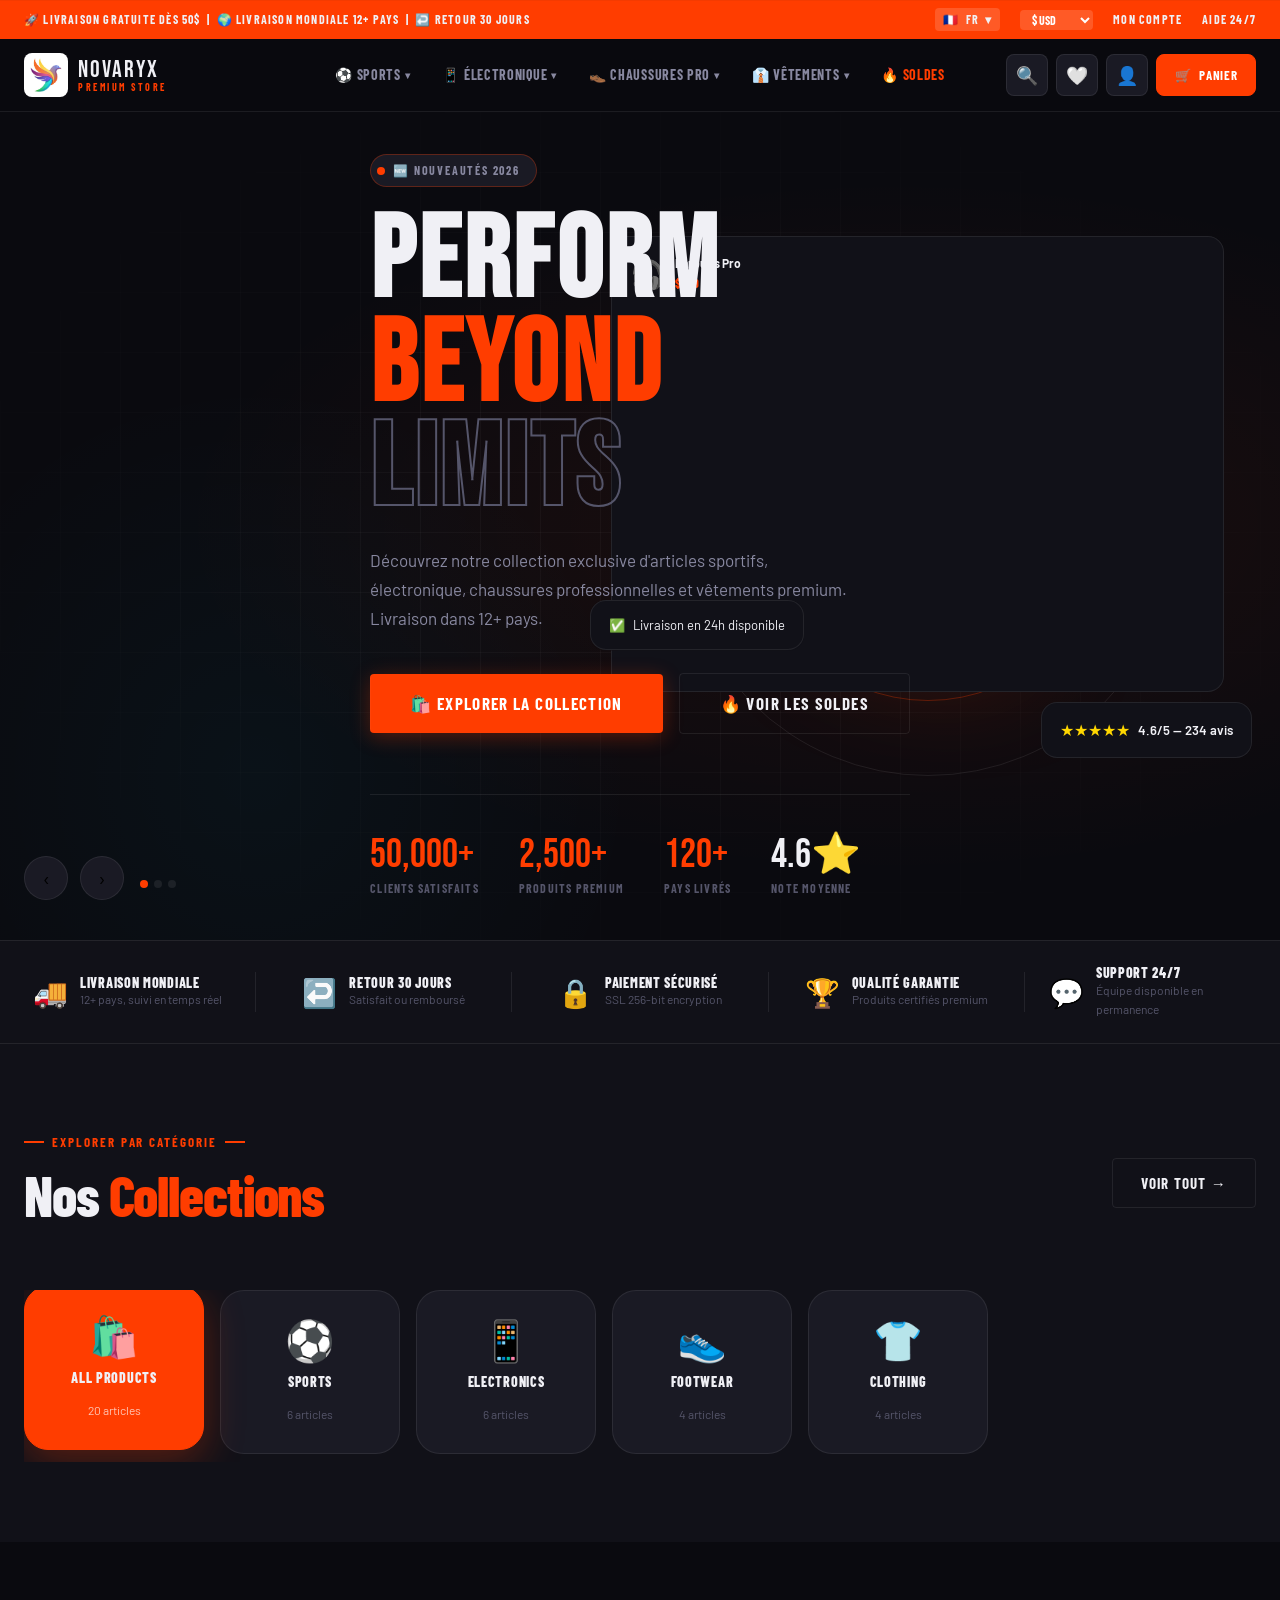
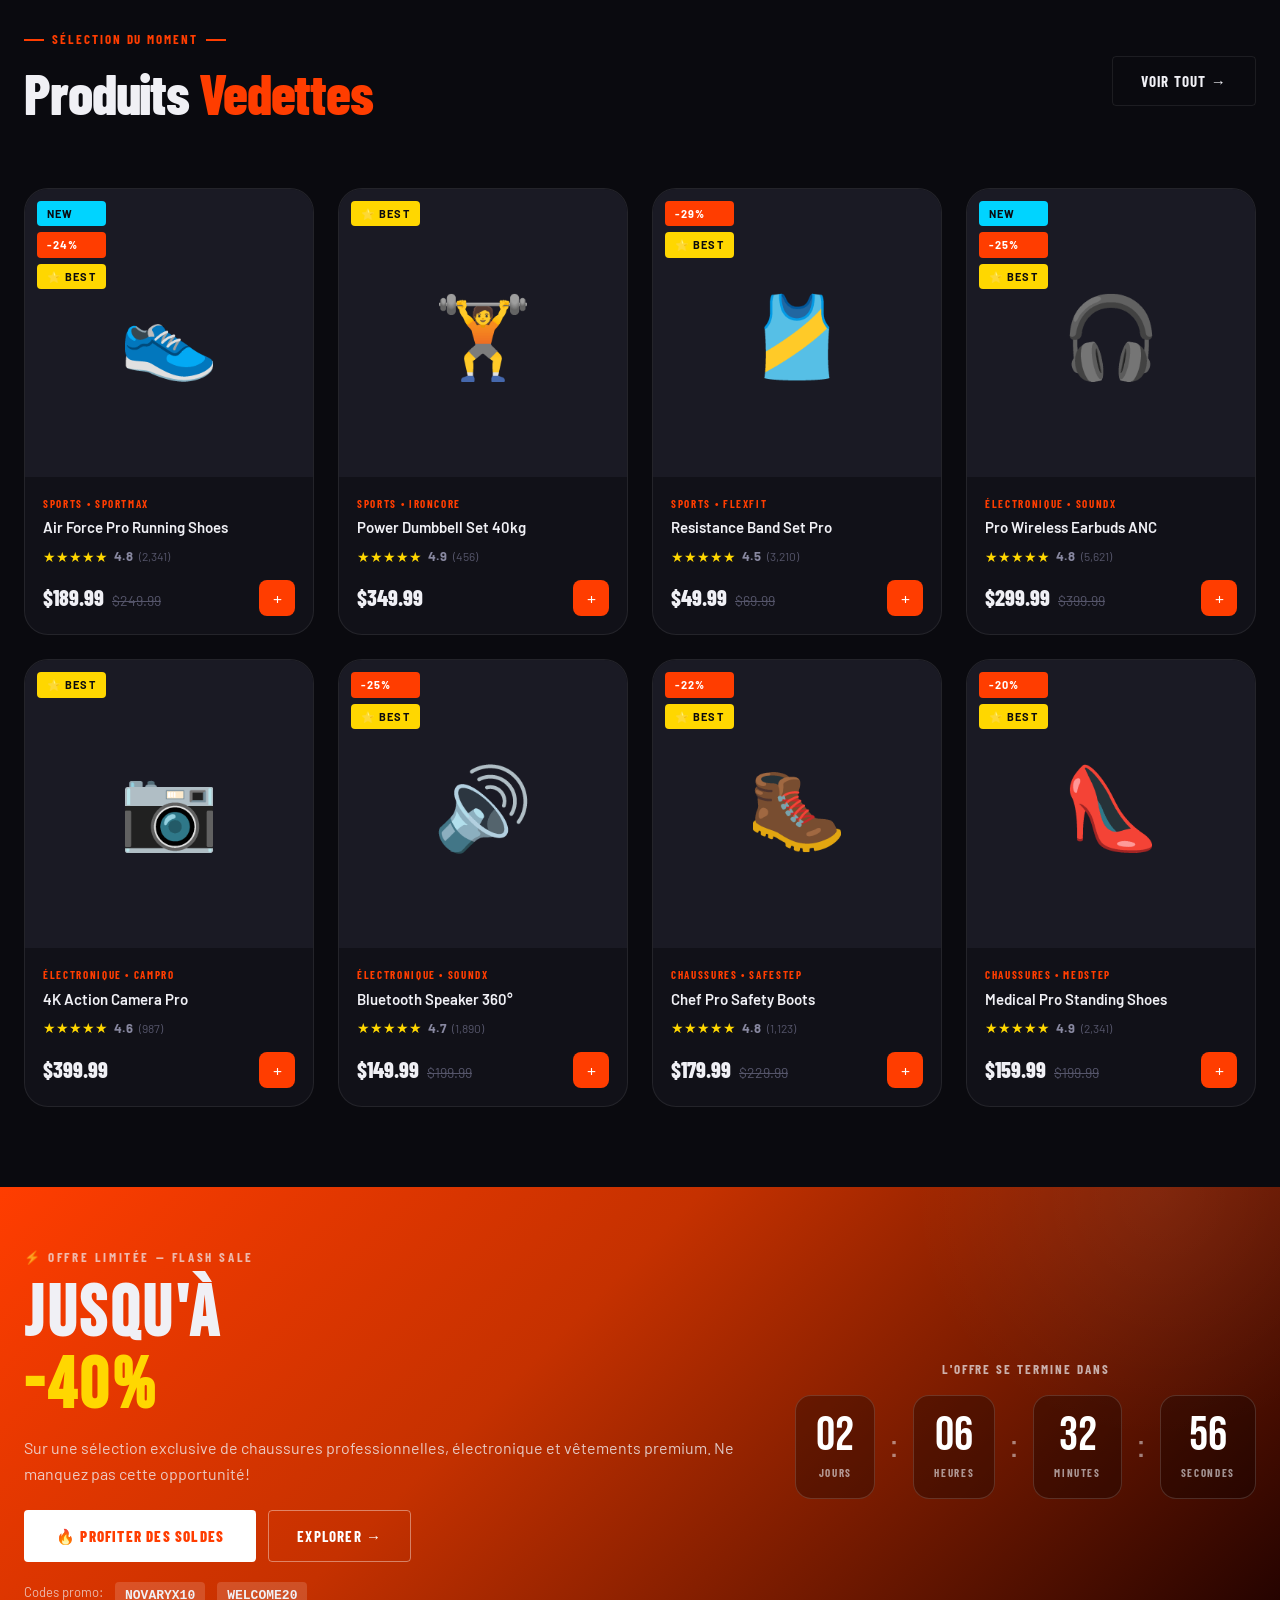
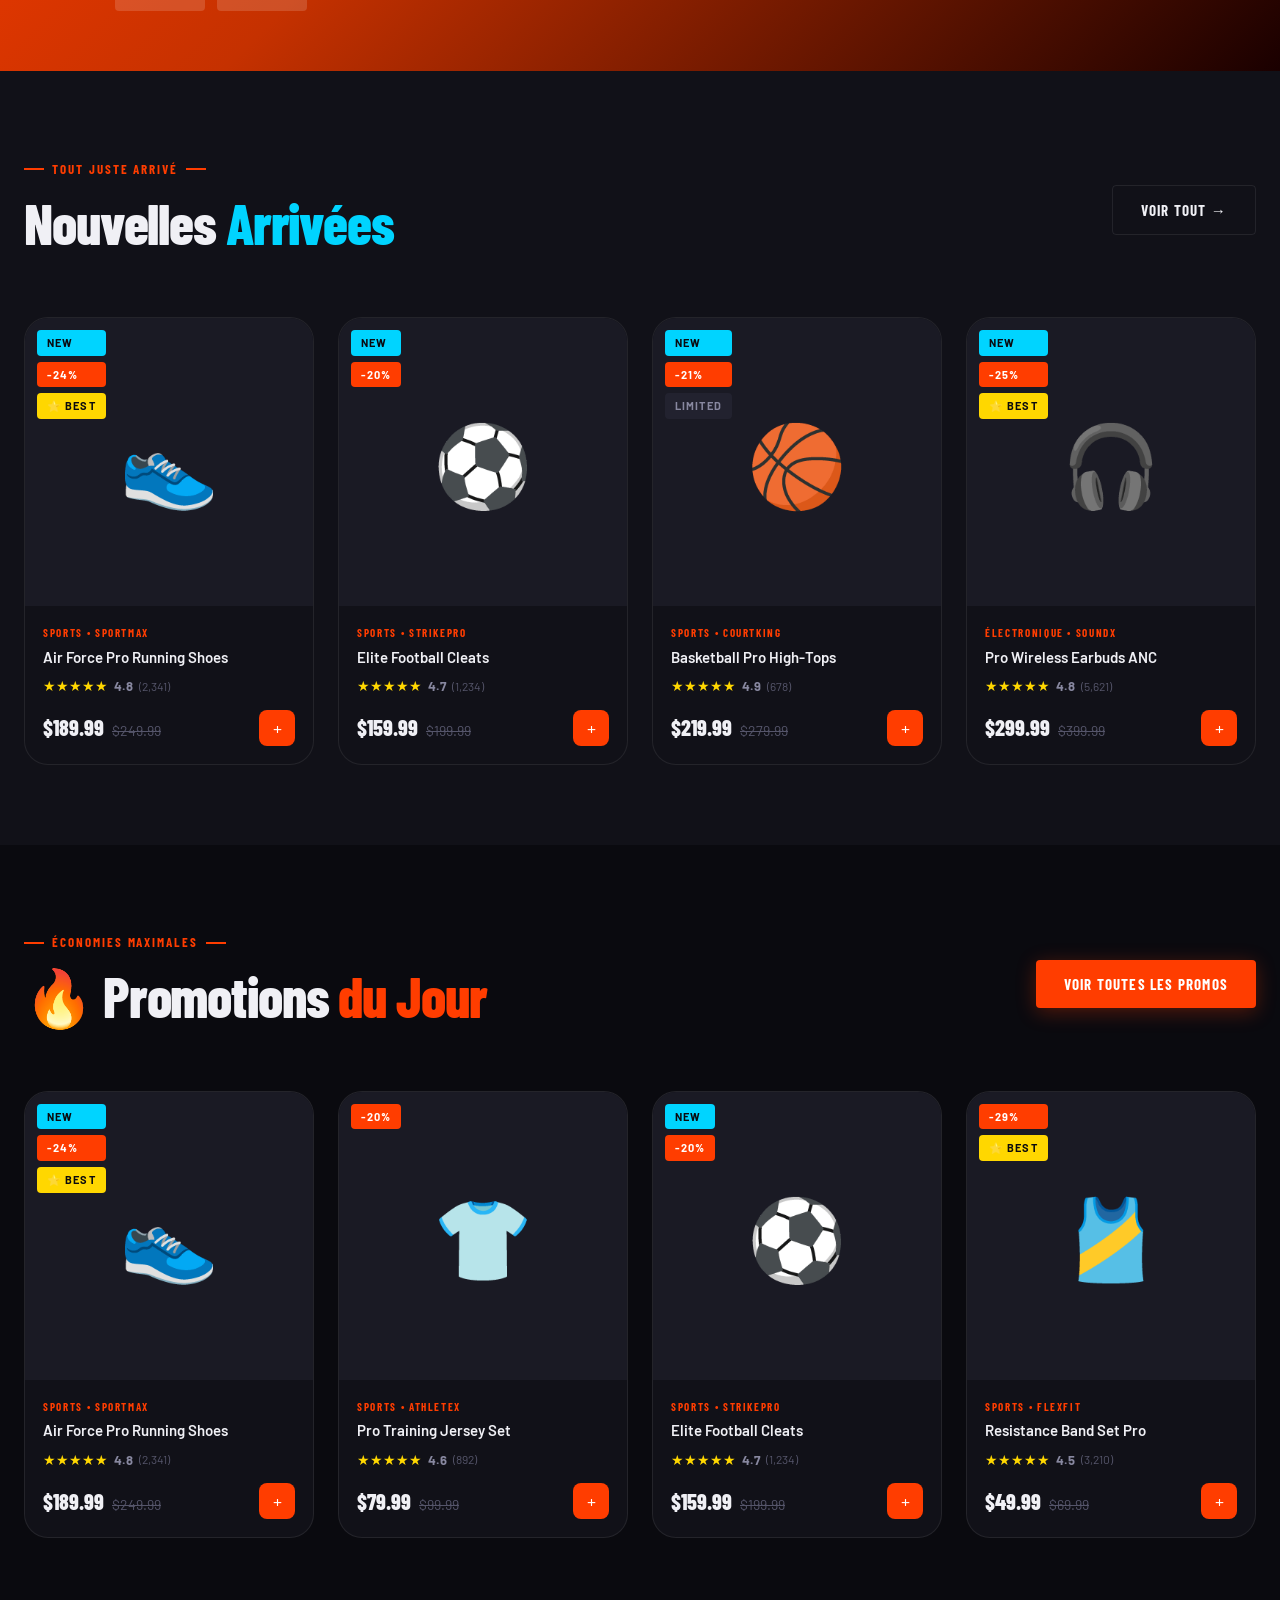
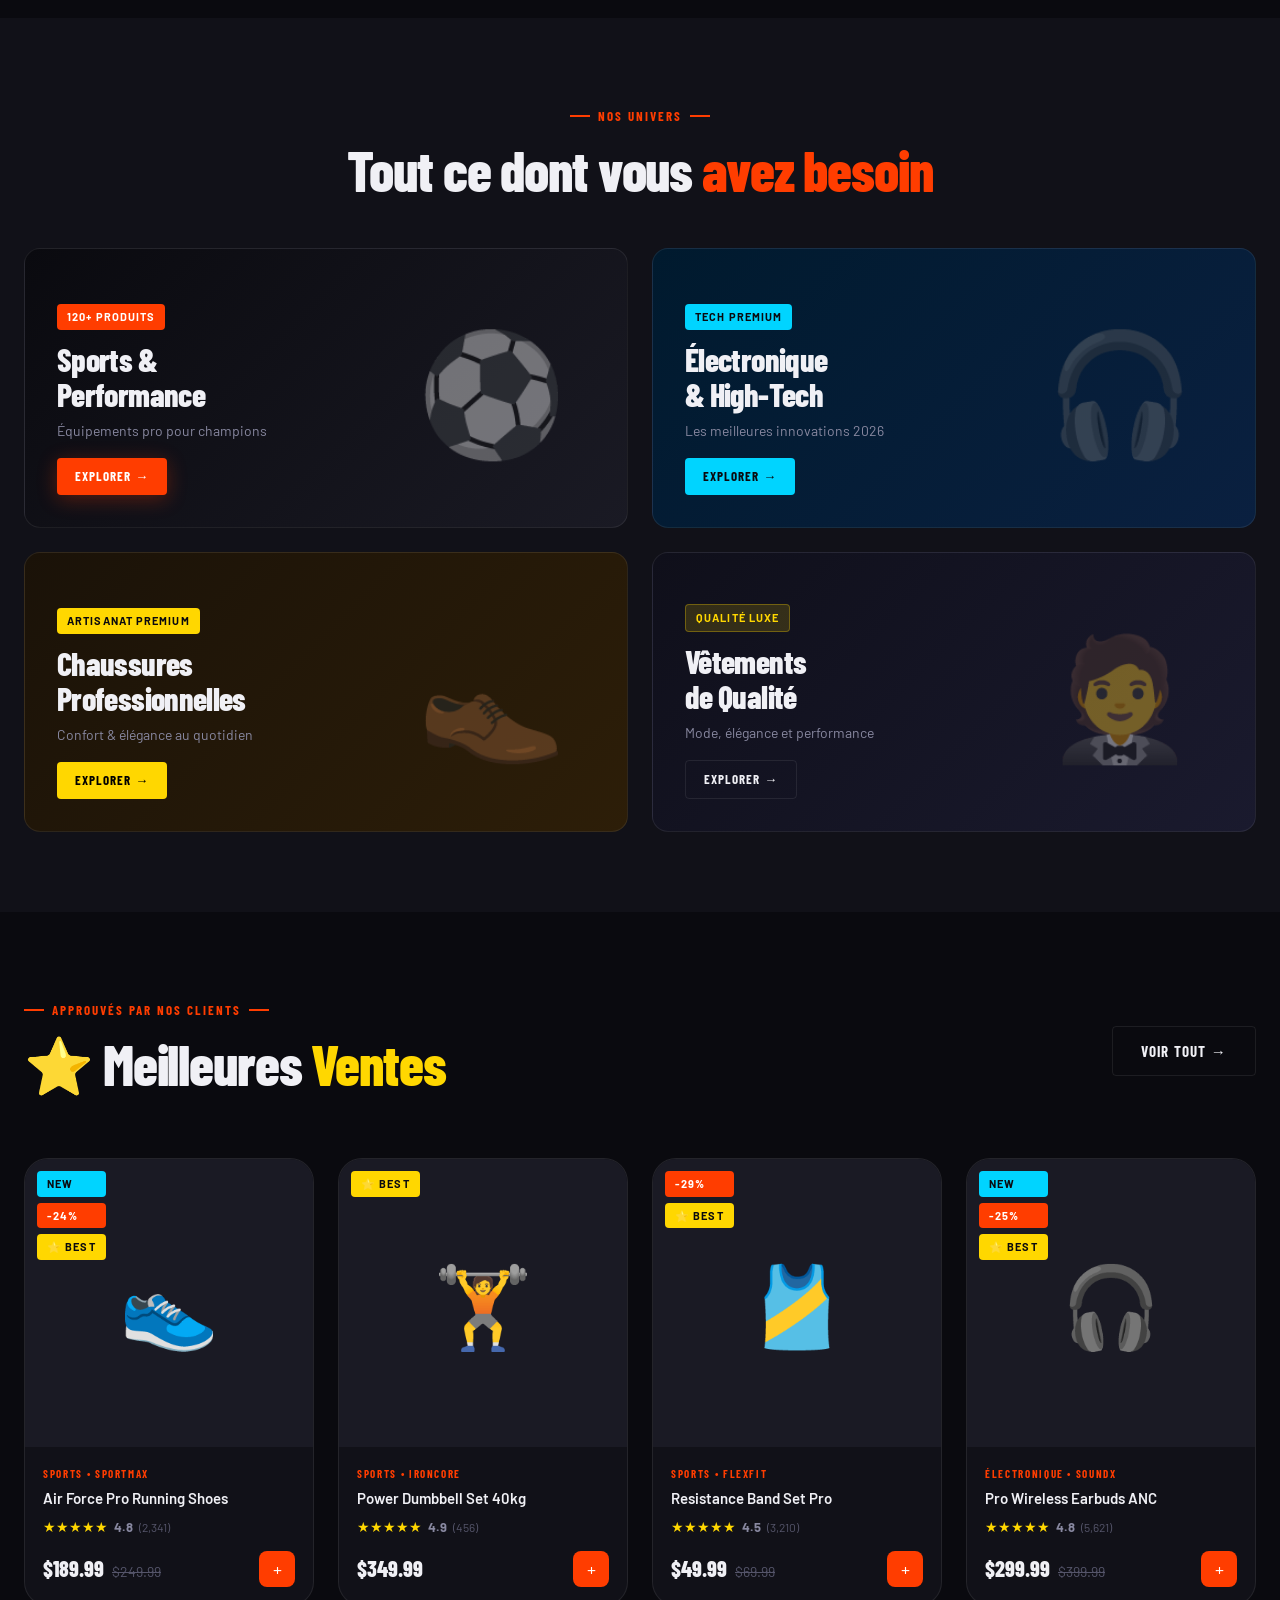
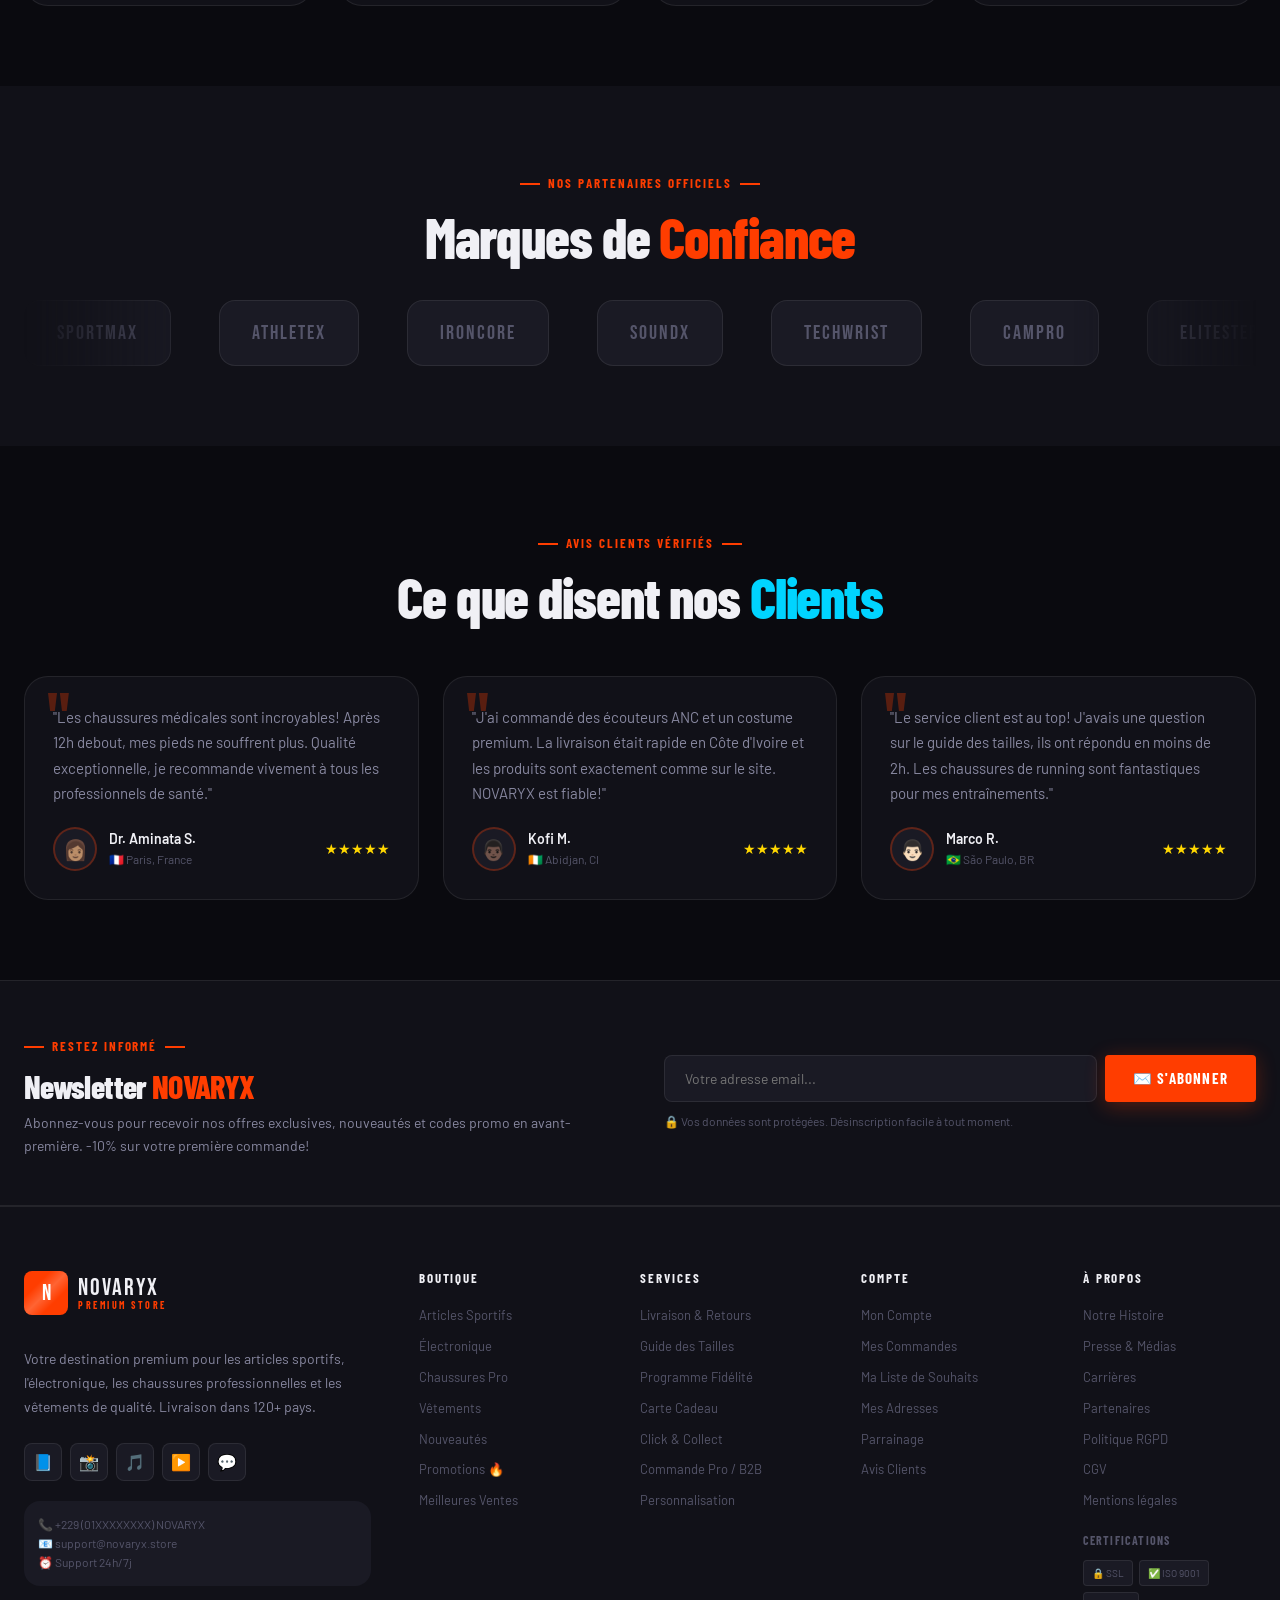
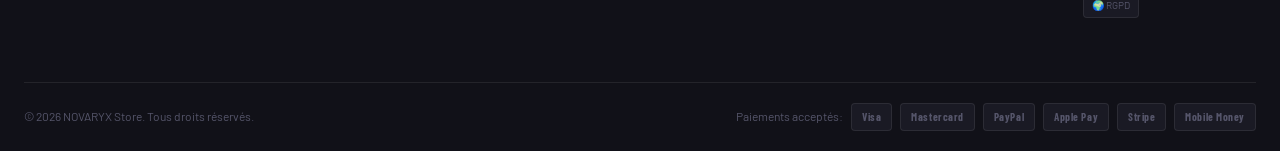
<file: checkout.html>
<!DOCTYPE html>
<html lang="fr">
<head>
  <meta charset="UTF-8">
  <meta name="viewport" content="width=device-width, initial-scale=1.0">
  <title>Commande - NOVARYX Store</title>
  <link rel="stylesheet" href="css/main.css">
  <link rel="stylesheet" href="css/header.css">
  <link rel="stylesheet" href="css/checkout.css">
  <link rel="stylesheet" href="css/product.css">
</head>
<body data-page="checkout">
<div class="topbar"><div class="container"><div class="topbar-inner"><div class="topbar-left"><span>🚀 Livraison gratuite dès 50$ &nbsp;|&nbsp; 🌍 12+ pays &nbsp;|&nbsp; ↩️ Retour 30 jours</span></div><div class="topbar-right"><div class="lang-selector" style="cursor:pointer;"><span>🇫🇷</span><span>FR</span><span>▾</span></div><select onchange="setCurrency(this.value)" style="background:rgba(255,255,255,0.15);border:none;color:rgb(114, 90, 221);font-family:var(--font-condensed);font-size:12px;font-weight:700;padding:2px 8px;border-radius:4px;cursor:pointer;outline:none;"><option value="USD">$ USD</option><option value="EUR">€ EUR</option><option value="GBP">£ GBP</option><option value="XOF">CFA XOF</option><option value="NGN">₦ NGN</option><option value="CAD">CA$</option><option value="JPY">¥ JPY</option></select><a href="account.html">Mon compte</a><a href="#">Aide</a></div></div></div></div>
<header class="site-header"><div class="container"><div class="header-inner"><a href="index.html" class="logo"><div class="logo-icon">N</div><div class="logo-text"><span class="logo-name">NOVARYX</span><span class="logo-tagline">Premium Store</span></div></a><nav class="main-nav"><div class="nav-item"><a href="shop.html?cat=sports" class="nav-link">⚽ Sports <span class="arrow">▾</span></a><div class="mega-menu"><div class="mega-menu-grid"><div class="mega-menu-col"><h4>Chaussures</h4><ul><li><a href="shop.html?cat=sports&q=running">Running</a></li><li><a href="shop.html?cat=sports&q=football">Football</a></li><li><a href="shop.html?cat=sports&q=basketball">Basketball</a></li></ul></div><div class="mega-menu-col"><h4>Équipements</h4><ul><li><a href="shop.html?cat=sports&q=gym">Gym</a></li><li><a href="shop.html?cat=sports&q=yoga">Yoga</a></li><li><a href="shop.html?cat=sports">Voir tout →</a></li></ul></div><div class="mega-menu-featured"><span class="badge">NOUVEAU</span><h3>Collection Pro</h3><p>Performance pour champions</p></div></div></div></div><div class="nav-item"><a href="shop.html?cat=electronics" class="nav-link">📱 Électronique <span class="arrow">▾</span></a><div class="mega-menu"><div class="mega-menu-grid"><div class="mega-menu-col"><h4>Audio</h4><ul><li><a href="shop.html?cat=electronics&q=earbuds">Écouteurs ANC</a></li><li><a href="shop.html?cat=electronics&q=speaker">Enceintes</a></li></ul></div><div class="mega-menu-col"><h4>High-Tech</h4><ul><li><a href="shop.html?cat=electronics&q=smartwatch">Smartwatch</a></li><li><a href="shop.html?cat=electronics&q=drone">Drones</a></li><li><a href="shop.html?cat=electronics">Voir tout →</a></li></ul></div><div class="mega-menu-featured" style="background:linear-gradient(135deg,#0a84ff,#00D4FF);"><span class="badge" style="background:white;color:#0a84ff;">HOT 🔥</span><h3>Tech 2025</h3><p>Innovations premium</p></div></div></div></div><div class="nav-item"><a href="shop.html?cat=footwear" class="nav-link">👞 Chaussures Pro <span class="arrow">▾</span></a><div class="mega-menu"><div class="mega-menu-grid"><div class="mega-menu-col"><h4>Pro</h4><ul><li><a href="shop.html?cat=footwear&q=medical">Médical</a></li><li><a href="shop.html?cat=footwear&q=safety">Sécurité</a></li></ul></div><div class="mega-menu-col"><h4>Élégance</h4><ul><li><a href="shop.html?cat=footwear&q=oxford">Oxford</a></li><li><a href="shop.html?cat=footwear">Voir tout →</a></li></ul></div><div class="mega-menu-featured" style="background:linear-gradient(135deg,#8B7355,#5C4033);"><span class="badge" style="background:gold;color:#000;">PREMIUM ✦</span><h3>Cuir Authentique</h3><p>Artisanat supérieur</p></div></div></div></div><div class="nav-item"><a href="shop.html?cat=clothing" class="nav-link">👔 Vêtements <span class="arrow">▾</span></a><div class="mega-menu"><div class="mega-menu-grid"><div class="mega-menu-col"><h4>Business</h4><ul><li><a href="shop.html?cat=clothing&q=suit">Costumes</a></li><li><a href="shop.html?cat=clothing&q=shirt">Chemises</a></li></ul></div><div class="mega-menu-col"><h4>Casual</h4><ul><li><a href="shop.html?cat=clothing&q=hoodie">Hoodies</a></li><li><a href="shop.html?cat=clothing">Voir tout →</a></li></ul></div><div class="mega-menu-featured" style="background:linear-gradient(135deg,#1a1a2e,#16213e);"><span class="badge" style="background:rgba(255,215,0,0.2);color:gold;border:1px solid gold;">LUXE ✦</span><h3>Mode Haute Gamme</h3><p>Matériaux nobles</p></div></div></div></div><a href="shop.html?tag=sale" class="nav-link" style="color:var(--primary);">🔥 Soldes</a></nav><div class="header-actions"><button class="search-btn" id="open-search-btn">🔍</button><a href="account.html" class="wishlist-btn" style="position:relative;">🤍<span class="badge-count wishlist-count" style="display:none;background:var(--primary);">0</span></a><a href="account.html" class="account-btn">👤</a><button class="cart-btn" id="open-cart-btn">🛒 <span>Panier</span><span class="badge-count cart-count" style="display:none;background:white;color:var(--primary);">0</span></button><button class="mobile-toggle" id="mobile-toggle"><span></span><span></span><span></span></button></div></div></div></header><div class="mobile-menu" id="mobile-menu"><nav class="mobile-nav"><a href="shop.html?cat=sports" class="mobile-nav-link">⚽ Sports</a><a href="shop.html?cat=electronics" class="mobile-nav-link">📱 Électronique</a><a href="shop.html?cat=footwear" class="mobile-nav-link">👞 Chaussures Pro</a><a href="shop.html?cat=clothing" class="mobile-nav-link">👔 Vêtements</a><a href="shop.html?tag=sale" class="mobile-nav-link" style="color:var(--primary);">🔥 Soldes</a><div style="border-top:1px solid var(--border);margin:8px 0;padding-top:8px;"><a href="account.html" class="mobile-nav-link">👤 Mon compte</a><a href="checkout.html" class="mobile-nav-link">🛒 Panier</a></div></nav></div><div class="search-overlay" id="search-overlay"><div class="container"><div class="search-bar-inner"><div style="display:flex;align-items:center;justify-content:space-between;margin-bottom:16px;"><span style="font-family:var(--font-condensed);font-size:13px;font-weight:700;letter-spacing:0.1em;text-transform:uppercase;color:var(--text-muted);">Recherche rapide</span><button id="close-search-btn" style="cursor:pointer;font-size:18px;color:var(--text-muted);">✕</button></div><div class="search-input-wrap"><span style="font-size:20px;">🔍</span><input type="text" id="main-search-input" placeholder="Produits, marques, catégories..." autocomplete="off"><kbd style="padding:4px 8px;background:var(--surface-3);border-radius:4px;font-size:11px;color:var(--text-muted);">ESC</kbd></div><div class="search-tags"><span style="font-size:12px;color:var(--text-muted);">Tendances:</span><span class="search-tag" onclick="document.getElementById('main-search-input').value='running';document.getElementById('main-search-input').dispatchEvent(new Event('input'))">Running</span><span class="search-tag" onclick="document.getElementById('main-search-input').value='earbuds';document.getElementById('main-search-input').dispatchEvent(new Event('input'))">Earbuds ANC</span><span class="search-tag" onclick="document.getElementById('main-search-input').value='smartwatch';document.getElementById('main-search-input').dispatchEvent(new Event('input'))">Smartwatch</span></div><div id="search-results"></div></div></div></div>
<div class="toast-container" id="toast-container"></div>

<main>
  <div style="background:var(--surface);padding:24px 0;border-bottom:1px solid var(--border);">
    <div class="container">
      <div class="breadcrumb">
        <a href="index.html">Accueil</a><span>›</span>
        <a href="shop.html">Boutique</a><span>›</span>
        <span style="color:var(--text-primary);">Commande</span>
      </div>
      <div class="flex-between" style="margin-top:8px;">
        <h1 style="font-size:32px;">🔒 Commande Sécurisée</h1>
        <div style="display:flex;gap:12px;">
          <span class="badge badge-success">✅ SSL Sécurisé</span>
          <span class="badge" style="background:rgba(0,212,255,0.1);color:var(--accent);">🔐 Données chiffrées</span>
        </div>
      </div>
      <!-- Steps indicator -->
      <div style="display:flex;align-items:center;gap:0;margin-top:20px;">
        <div style="display:flex;align-items:center;gap:8px;padding:8px 20px 8px 8px;background:var(--primary);border-radius:4px 0 0 4px;">
          <span style="width:24px;height:24px;background:white;border-radius:50%;display:flex;align-items:center;justify-content:center;font-size:12px;font-weight:700;color:var(--primary);">1</span>
          <span style="font-family:var(--font-condensed);font-size:13px;font-weight:700;color:white;">LIVRAISON</span>
        </div>
        <div style="width:0;height:0;border-top:20px solid transparent;border-bottom:20px solid transparent;border-left:16px solid var(--primary);"></div>
        <div style="display:flex;align-items:center;gap:8px;padding:8px 20px;background:var(--surface-2);margin-left:-1px;">
          <span style="width:24px;height:24px;background:var(--surface-3);border-radius:50%;display:flex;align-items:center;justify-content:center;font-size:12px;font-weight:700;color:var(--text-muted);">2</span>
          <span style="font-family:var(--font-condensed);font-size:13px;font-weight:700;color:var(--text-muted);">PAIEMENT</span>
        </div>
        <div style="width:0;height:0;border-top:20px solid transparent;border-bottom:20px solid transparent;border-left:16px solid var(--surface-2);"></div>
        <div style="display:flex;align-items:center;gap:8px;padding:8px 20px;background:var(--surface-2);">
          <span style="width:24px;height:24px;background:var(--surface-3);border-radius:50%;display:flex;align-items:center;justify-content:center;font-size:12px;font-weight:700;color:var(--text-muted);">3</span>
          <span style="font-family:var(--font-condensed);font-size:13px;font-weight:700;color:var(--text-muted);">CONFIRMATION</span>
        </div>
      </div>
    </div>
  </div>

  <div class="container">
    <div id="checkout-form-section">
      <div class="checkout-layout">
        <!-- MAIN FORM -->
        <div class="checkout-main">
          <form id="checkout-form">
            <!-- Shipping -->
            <div class="checkout-section">
              <div class="checkout-section-header">
                <div class="checkout-step-num">1</div>
                <h3>Informations de livraison</h3>
              </div>
              <div class="checkout-form-grid">
                <div class="form-group"><label class="form-label">Prénom *</label><input type="text" class="form-input" placeholder="Jean" required></div>
                <div class="form-group"><label class="form-label">Nom *</label><input type="text" class="form-input" placeholder="Dupont" required></div>
                <div class="form-group full"><label class="form-label">Email *</label><input type="email" class="form-input" placeholder="jean@exemple.com" required></div>
                <div class="form-group full"><label class="form-label">Téléphone *</label><input type="tel" class="form-input" placeholder="+33 6 12 34 56 78" required></div>
                <div class="form-group full"><label class="form-label">Adresse *</label><input type="text" class="form-input" placeholder="123 rue de la Paix" required></div>
                <div class="form-group full"><label class="form-label">Complément d'adresse</label><input type="text" class="form-input" placeholder="Appartement, suite, bâtiment..."></div>
                <div class="form-group"><label class="form-label">Ville *</label><input type="text" class="form-input" placeholder="Paris" required></div>
                <div class="form-group"><label class="form-label">Code postal *</label><input type="text" class="form-input" placeholder="75001" required></div>
                <div class="form-group full"><label class="form-label">Pays *</label>
                  <select class="form-select" required>
                    <option value="">Sélectionner un pays</option>
                    <option value="FR">🇫🇷 France</option>
                    <option value="BE">🇧🇪 Belgique</option>
                    <option value="CH">🇨🇭 Suisse</option>
                    <option value="CA">🇨🇦 Canada</option>
                    <option value="BJ">🇧🇯 Bénin</option>
                    <option value="SN">🇸🇳 Sénégal</option>
                    <option value="CI">🇨🇮 Côte d'Ivoire</option>
                    <option value="CM">🇨🇲 Cameroun</option>
                    <option value="NG">🇳🇬 Nigeria</option>
                    <option value="US">🇺🇸 États-Unis</option>
                    <option value="GB">🇬🇧 Royaume-Uni</option>
                    <option value="DE">🇩🇪 Allemagne</option>
                    <option value="ES">🇪🇸 Espagne</option>
                    <option value="IT">🇮🇹 Italie</option>
                    <option value="BR">🇧🇷 Brésil</option>
                    <option value="MA">🇲🇦 Maroc</option>
                    <option value="TN">🇹🇳 Tunisie</option>
                    <option value="DZ">🇩🇿 Algérie</option>
                    <option value="JP">🇯🇵 Japon</option>
                    <option value="AU">🇦🇺 Australie</option>
                  </select>
                </div>
              </div>
              
              <!-- Delivery method -->
              <div style="margin-top:24px;">
                <div style="font-family:var(--font-condensed);font-size:13px;font-weight:700;letter-spacing:0.1em;text-transform:uppercase;color:var(--text-secondary);margin-bottom:12px;">Méthode de livraison</div>
                <div style="display:flex;flex-direction:column;gap:8px;">
                  <label style="display:flex;align-items:center;gap:14px;padding:14px 16px;background:var(--surface-2);border:2px solid var(--primary);border-radius:var(--radius-lg);cursor:pointer;">
                    <input type="radio" name="delivery" value="standard" checked style="accent-color:var(--primary);">
                    <span style="font-size:20px;">🚚</span>
                    <div style="flex:1;"><div style="font-weight:600;font-size:14px;">Standard 3-5 jours</div><div style="font-size:12px;color:var(--text-muted);">Suivi en temps réel</div></div>
                    <span style="font-weight:700;color:var(--success);">GRATUIT</span>
                  </label>
                  <label style="display:flex;align-items:center;gap:14px;padding:14px 16px;background:var(--surface-2);border:2px solid var(--border);border-radius:var(--radius-lg);cursor:pointer;">
                    <input type="radio" name="delivery" value="express" style="accent-color:var(--primary);">
                    <span style="font-size:20px;">🚀</span>
                    <div style="flex:1;"><div style="font-weight:600;font-size:14px;">Express 24h</div><div style="font-size:12px;color:var(--text-muted);">Commandez avant 14h</div></div>
                    <span style="font-weight:700;">$12.99</span>
                  </label>
                </div>
              </div>
            </div>
            
            <!-- Payment -->
            <div class="checkout-section">
              <div class="checkout-section-header">
                <div class="checkout-step-num">2</div>
                <h3>Mode de paiement</h3>
              </div>
              <div class="payment-methods-select">
                <div class="payment-option active" data-method="card">
                  <input type="radio" name="payment" value="card" checked>
                  <span class="payment-icon">💳</span>
                  <span class="payment-name">Carte bancaire (Visa, Mastercard)</span>
                  <span class="badge badge-success">🔒 Sécurisé</span>
                </div>
                <div class="payment-option" data-method="paypal">
                  <input type="radio" name="payment" value="paypal">
                  <span class="payment-icon">🅿️</span>
                  <span class="payment-name">PayPal</span>
                  <span class="badge" style="background:rgba(0,112,240,0.1);color:#0070f0;">Recommandé</span>
                </div>
                <div class="payment-option" data-method="apple">
                  <input type="radio" name="payment" value="apple">
                  <span class="payment-icon">🍎</span>
                  <span class="payment-name">Apple Pay</span>
                </div>
                <div class="payment-option" data-method="mobile">
                  <input type="radio" name="payment" value="mobile">
                  <span class="payment-icon">📱</span>
                  <span class="payment-name">Mobile Money (Wave, MTN, MOOV, Celtis, Orange)</span>
                </div>
              </div>
              
              <div id="payment-card" class="payment-fields" style="margin-top:16px;">
                <div class="card-inputs">
                  <div class="form-group full"><label class="form-label">Numéro de carte *</label><input type="text" class="form-input" placeholder="1234 5678 9012 3456" maxlength="19"></div>
                  <div class="form-group full"><label class="form-label">Titulaire *</label><input type="text" class="form-input" placeholder="Jean Dupont"></div>
                  <div class="form-group"><label class="form-label">Expiration *</label><input type="text" class="form-input" placeholder="MM/AA" maxlength="5"></div>
                  <div class="form-group"><label class="form-label">CVV *</label><input type="text" class="form-input" placeholder="123" maxlength="4"></div>
                </div>
              </div>
              <div id="payment-paypal" class="payment-fields" style="display:none;margin-top:16px;padding:20px;background:var(--surface-2);border-radius:var(--radius-lg);text-align:center;">
                <span style="font-size:48px;">🅿️</span>
                <p style="margin:12px 0;color:var(--text-secondary);">Vous serez redirigé vers PayPal pour finaliser votre paiement sécurisé.</p>
              </div>
              <div id="payment-apple" class="payment-fields" style="display:none;margin-top:16px;padding:20px;background:var(--surface-2);border-radius:var(--radius-lg);text-align:center;">
                <span style="font-size:48px;">🍎</span>
                <p style="margin:12px 0;color:var(--text-secondary);">Utilisez Face ID ou Touch ID pour confirmer votre paiement.</p>
              </div>
              <div id="payment-mobile" class="payment-fields" style="display:none;margin-top:16px;">
                <div class="form-group"><label class="form-label">Opérateur</label>
                  <select class="form-select">
                    <option>Wave</option><option>MTN Mobile Money</option><option>MOOV Mobile Money</option><option>Celtis Mobile Money</option><option>Orange Money</option><option>Airtel Money</option>
                  </select>
                </div>
                <div class="form-group"><label class="form-label">Numéro *</label><input type="tel" class="form-input" placeholder="+229 XX XX XX XX"></div>
              </div>
            </div>
            
            <!-- Confirmation -->
            <div class="checkout-section">
              <div class="checkout-section-header">
                <div class="checkout-step-num">3</div>
                <h3>Confirmation</h3>
              </div>
              <label style="display:flex;align-items:flex-start;gap:12px;cursor:pointer;font-size:14px;color:var(--text-secondary);">
                <input type="checkbox" required style="margin-top:2px;accent-color:var(--primary);">
                <span>J'accepte les <a href="#" style="color:var(--primary);">Conditions Générales de Vente</a> et la <a href="#" style="color:var(--primary);">Politique de confidentialité</a> de NOVARYX Store.</span>
              </label>
              <label style="display:flex;align-items:center;gap:12px;cursor:pointer;font-size:14px;color:var(--text-secondary);margin-top:10px;">
                <input type="checkbox" style="accent-color:var(--primary);">
                <span>Je souhaite recevoir les offres exclusives et nouveautés par email.</span>
              </label>
            </div>
          </form>
        </div>
        
        <!-- ORDER SUMMARY -->
        <div>
          <div class="order-summary-card">
            <div class="order-summary-title">📦 Résumé de la commande</div>
            <div class="order-items" id="checkout-items">
              <div style="text-align:center;padding:24px;color:var(--text-muted);">
                <div style="font-size:48px;margin-bottom:12px;">🛒</div>
                <p>Votre panier est vide</p>
                <a href="shop.html" class="btn btn-primary btn-sm" style="margin-top:12px;display:inline-flex;">Explorer la boutique</a>
              </div>
            </div>
            
            <div class="promo-code-wrap">
              <input type="text" id="promo-input" class="form-input" placeholder="Code promo" style="flex:1;">
              <button class="btn btn-outline" id="apply-promo">Appliquer</button>
            </div>
            
            <div class="order-totals">
              <div class="order-total-row"><span class="label">Sous-total</span><span id="checkout-subtotal">--</span></div>
              <div class="order-total-row" id="promo-discount-row" style="display:none;"><span class="label" style="color:var(--success);">🎉 Réduction promo</span><span id="checkout-discount" style="color:var(--success);">--</span></div>
              <div class="order-total-row"><span class="label">Livraison</span><span id="checkout-shipping" style="color:var(--success);">GRATUITE</span></div>
              <div class="order-total-row"><span class="label">TVA (8%)</span><span id="checkout-tax">--</span></div>
              <div class="order-total-row final"><span class="label">Total TTC</span><span class="val" id="checkout-total">--</span></div>
            </div>
            
            <button class="btn btn-primary btn-full btn-lg" id="place-order-btn" onclick="processOrder()" style="margin-top:16px;">
              🔒 Confirmer la commande
            </button>
            
            <div class="security-badges">
              <div class="security-badge">🔒 SSL</div>
              <div class="security-badge">✅ Vérifié</div>
              <div class="security-badge">💳 PCI DSS</div>
              <div class="security-badge">↩️ 30j retour</div>
            </div>
          </div>
        </div>
      </div>
    </div>
    
    <!-- Order Success -->
    <div id="order-success" style="display:none;">
      <div class="order-success">
        <div class="success-icon">✅</div>
        <h1>Commande Confirmée!</h1>
        <p>Merci pour votre achat sur NOVARYX Store. Vous recevrez un email de confirmation avec le suivi de votre commande.</p>
        <div style="padding:20px;background:var(--surface);border:1px solid var(--border);border-radius:var(--radius-xl);margin-bottom:32px;">
          <div style="font-size:13px;color:var(--text-muted);margin-bottom:4px;">Numéro de commande</div>
          <div style="font-family:var(--font-display);font-size:28px;" id="order-id-display">NVRX-XXXXX</div>
        </div>
        <div style="display:flex;gap:12px;justify-content:center;flex-wrap:wrap;">
          <a href="account.html" class="btn btn-primary">📦 Suivre ma commande</a>
          <a href="index.html" class="btn btn-outline">← Retour à l'accueil</a>
        </div>
      </div>
    </div>
  </div>
</main>

<footer class="site-footer"><div class="container"><div class="footer-main"><div class="footer-brand"><a href="index.html" class="logo" style="margin-bottom:16px;display:inline-flex;"><div class="logo-icon">N</div><div class="logo-text"><span class="logo-name">NOVARYX</span><span class="logo-tagline">Premium Store</span></div></a><p>Votre destination premium mondiale pour les articles sportifs, l'électronique, les chaussures professionnelles et les vêtements de qualité. Livraison dans 12+ pays.</p><div class="social-links"><div class="social-link">📘</div><div class="social-link">📸</div><div class="social-link">🎵</div><div class="social-link">▶️</div><div class="social-link">💬</div></div><div style="margin-top:20px;padding:14px;background:var(--surface-2);border-radius:var(--radius-lg);font-size:12px;color:var(--text-muted);">📞 +229 (01XXXXXXXX) NOVARYX<br>📧 support@novaryx.store<br>⏰ Support 24h/7j</div></div><div class="footer-col"><h4>Boutique</h4><div class="footer-links"><a href="shop.html?cat=sports">Articles Sportifs</a><a href="shop.html?cat=electronics">Électronique</a><a href="shop.html?cat=footwear">Chaussures Pro</a><a href="shop.html?cat=clothing">Vêtements</a><a href="shop.html?tag=new">Nouveautés</a><a href="shop.html?tag=sale">Promotions 🔥</a></div></div><div class="footer-col"><h4>Services</h4><div class="footer-links"><a href="#">Livraison & Retours</a><a href="#">Guide des Tailles</a><a href="#">Programme Fidélité</a><a href="#">Carte Cadeau</a><a href="#">Commande B2B</a><a href="#">Personnalisation</a></div></div><div class="footer-col"><h4>Compte</h4><div class="footer-links"><a href="account.html">Mon Compte</a><a href="account.html">Mes Commandes</a><a href="account.html">Ma Wishlist</a><a href="account.html">Mes Adresses</a><a href="#">Parrainage</a></div></div><div class="footer-col"><h4>À propos</h4><div class="footer-links"><a href="#">Notre Histoire</a><a href="#">Partenaires</a><a href="#">Carrières</a><a href="#">CGV</a><a href="#">RGPD</a><a href="#">Mentions légales</a></div></div></div></div><div class="container"><div class="footer-bottom"><span>© 2026 NOVARYX Store. Tous droits réservés.</span><div class="payment-methods"><span style="font-size:12px;color:var(--text-muted);">Paiements:</span><span class="payment-badge">Visa</span><span class="payment-badge">Mastercard</span><span class="payment-badge">PayPal</span><span class="payment-badge">Apple Pay</span><span class="payment-badge">Mobile Money</span></div></div></div></footer>
<script src="js/main.js"></script>
<script src="js/checkout.js"></script>
</body>
</html>
</file>
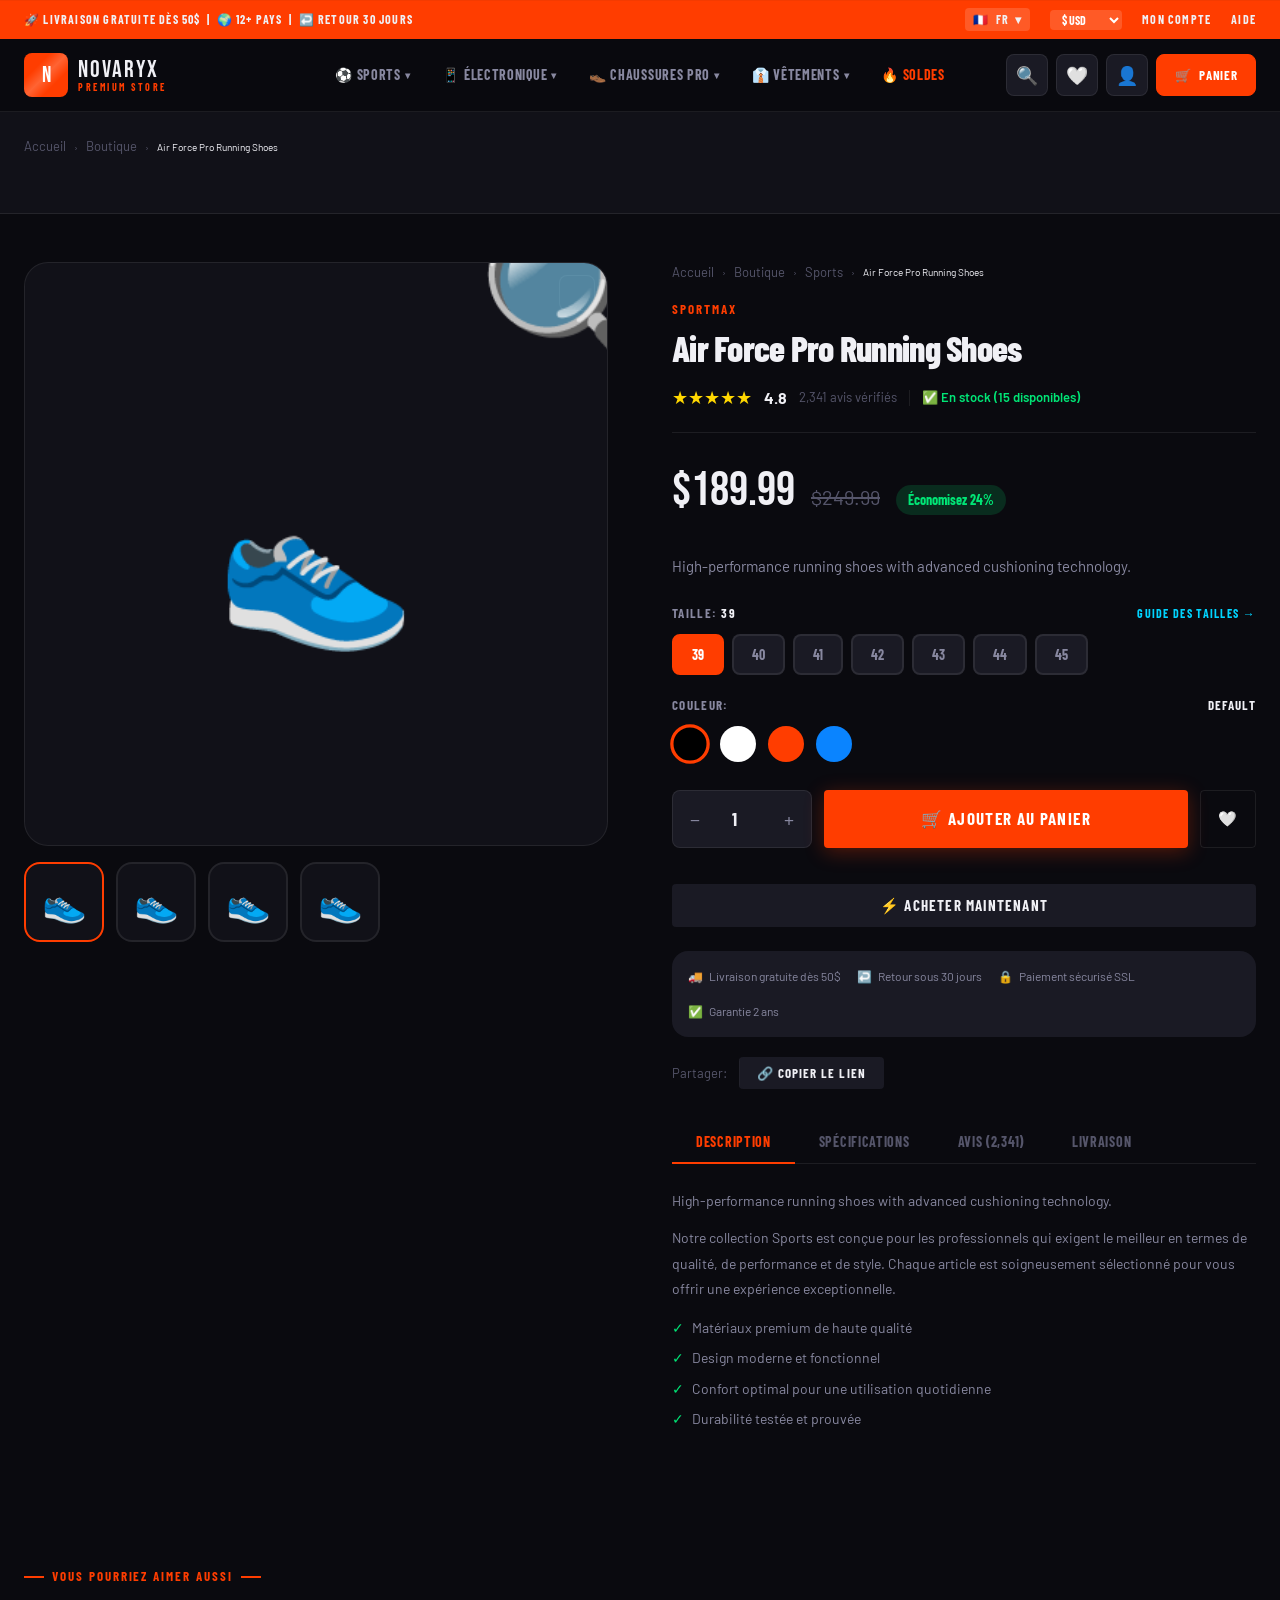
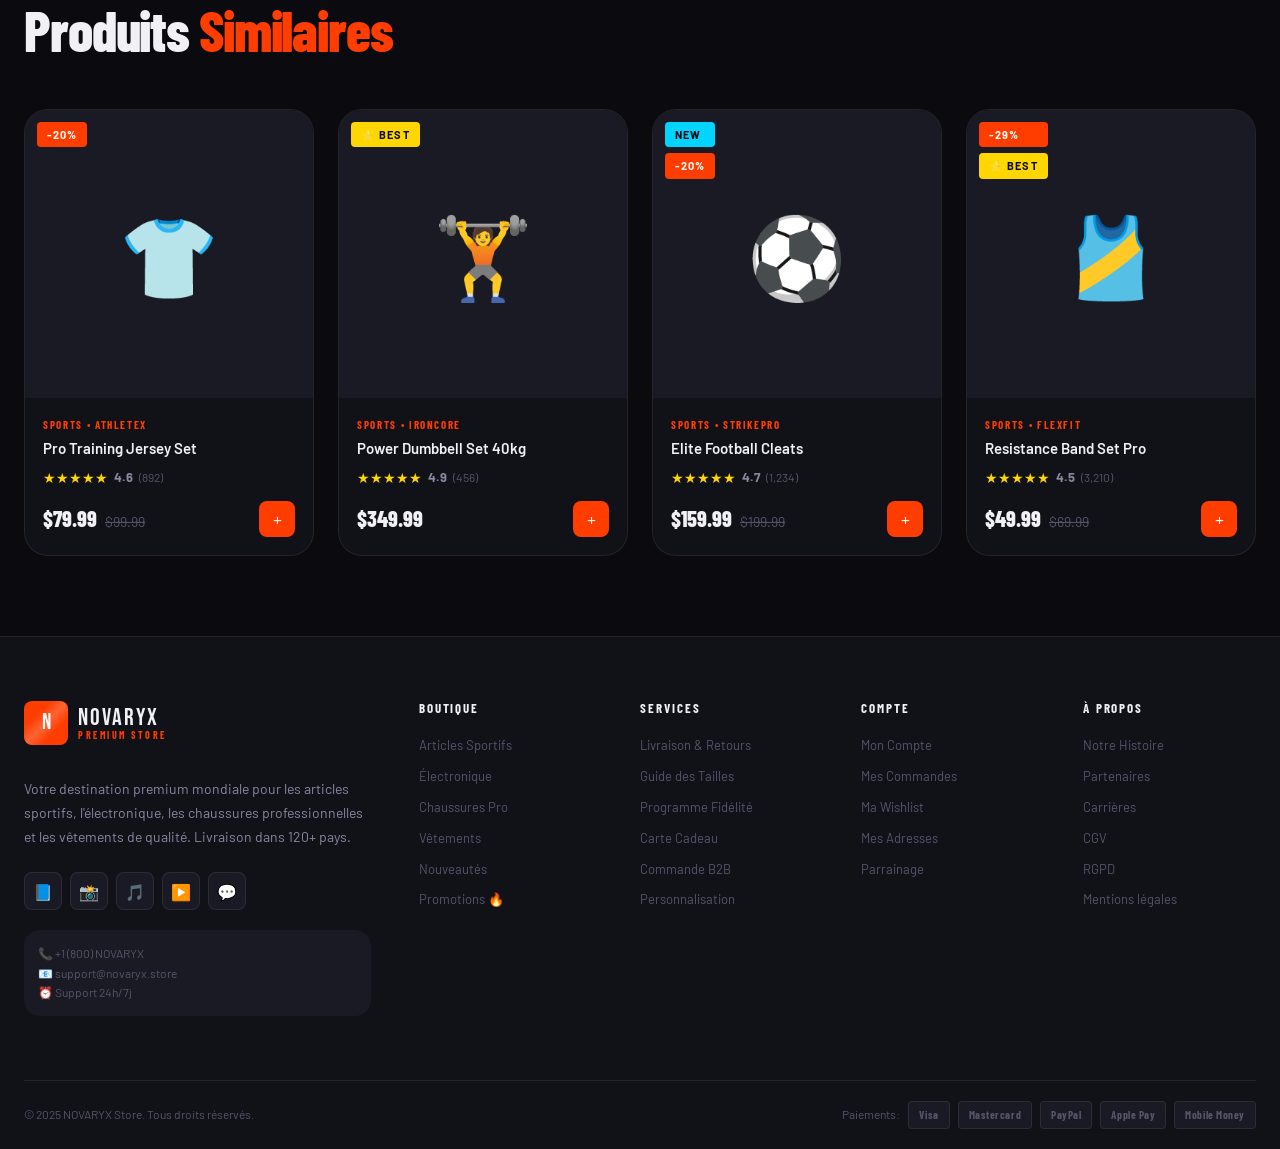
<file: product.html>
<!DOCTYPE html>
<html lang="fr">
<head>
  <meta charset="UTF-8">
  <meta name="viewport" content="width=device-width, initial-scale=1.0">
  <title>Produit - NOVARYX Store</title>
  <link rel="stylesheet" href="css/main.css">
  <link rel="stylesheet" href="css/header.css">
  <link rel="stylesheet" href="css/home.css">
  <link rel="stylesheet" href="css/product.css">
</head>
<body>
<div class="topbar"><div class="container"><div class="topbar-inner"><div class="topbar-left"><span>🚀 Livraison gratuite dès 50$ &nbsp;|&nbsp; 🌍 12+ pays &nbsp;|&nbsp; ↩️ Retour 30 jours</span></div><div class="topbar-right"><div class="lang-selector" style="cursor:pointer;"><span>🇫🇷</span><span>FR</span><span>▾</span></div><select onchange="setCurrency(this.value)" style="background:rgba(255,255,255,0.15);border:none;color:white;font-family:var(--font-condensed);font-size:12px;font-weight:700;padding:2px 8px;border-radius:4px;cursor:pointer;outline:none;"><option value="USD">$ USD</option><option value="EUR">€ EUR</option><option value="GBP">£ GBP</option><option value="XOF">CFA XOF</option><option value="NGN">₦ NGN</option><option value="CAD">CA$</option><option value="JPY">¥ JPY</option></select><a href="account.html">Mon compte</a><a href="#">Aide</a></div></div></div></div>
<header class="site-header"><div class="container"><div class="header-inner"><a href="index.html" class="logo"><div class="logo-icon">N</div><div class="logo-text"><span class="logo-name">NOVARYX</span><span class="logo-tagline">Premium Store</span></div></a><nav class="main-nav"><div class="nav-item"><a href="shop.html?cat=sports" class="nav-link">⚽ Sports <span class="arrow">▾</span></a><div class="mega-menu"><div class="mega-menu-grid"><div class="mega-menu-col"><h4>Chaussures</h4><ul><li><a href="shop.html?cat=sports&q=running">Running</a></li><li><a href="shop.html?cat=sports&q=football">Football</a></li><li><a href="shop.html?cat=sports&q=basketball">Basketball</a></li></ul></div><div class="mega-menu-col"><h4>Équipements</h4><ul><li><a href="shop.html?cat=sports&q=gym">Gym</a></li><li><a href="shop.html?cat=sports&q=yoga">Yoga</a></li><li><a href="shop.html?cat=sports">Voir tout →</a></li></ul></div><div class="mega-menu-featured"><span class="badge">NOUVEAU</span><h3>Collection Pro</h3><p>Performance pour champions</p></div></div></div></div><div class="nav-item"><a href="shop.html?cat=electronics" class="nav-link">📱 Électronique <span class="arrow">▾</span></a><div class="mega-menu"><div class="mega-menu-grid"><div class="mega-menu-col"><h4>Audio</h4><ul><li><a href="shop.html?cat=electronics&q=earbuds">Écouteurs ANC</a></li><li><a href="shop.html?cat=electronics&q=speaker">Enceintes</a></li></ul></div><div class="mega-menu-col"><h4>High-Tech</h4><ul><li><a href="shop.html?cat=electronics&q=smartwatch">Smartwatch</a></li><li><a href="shop.html?cat=electronics&q=drone">Drones</a></li><li><a href="shop.html?cat=electronics">Voir tout →</a></li></ul></div><div class="mega-menu-featured" style="background:linear-gradient(135deg,#0a84ff,#00D4FF);"><span class="badge" style="background:white;color:#0a84ff;">HOT 🔥</span><h3>Tech 2025</h3><p>Innovations premium</p></div></div></div></div><div class="nav-item"><a href="shop.html?cat=footwear" class="nav-link">👞 Chaussures Pro <span class="arrow">▾</span></a><div class="mega-menu"><div class="mega-menu-grid"><div class="mega-menu-col"><h4>Pro</h4><ul><li><a href="shop.html?cat=footwear&q=medical">Médical</a></li><li><a href="shop.html?cat=footwear&q=safety">Sécurité</a></li></ul></div><div class="mega-menu-col"><h4>Élégance</h4><ul><li><a href="shop.html?cat=footwear&q=oxford">Oxford</a></li><li><a href="shop.html?cat=footwear">Voir tout →</a></li></ul></div><div class="mega-menu-featured" style="background:linear-gradient(135deg,#8B7355,#5C4033);"><span class="badge" style="background:gold;color:#000;">PREMIUM ✦</span><h3>Cuir Authentique</h3><p>Artisanat supérieur</p></div></div></div></div><div class="nav-item"><a href="shop.html?cat=clothing" class="nav-link">👔 Vêtements <span class="arrow">▾</span></a><div class="mega-menu"><div class="mega-menu-grid"><div class="mega-menu-col"><h4>Business</h4><ul><li><a href="shop.html?cat=clothing&q=suit">Costumes</a></li><li><a href="shop.html?cat=clothing&q=shirt">Chemises</a></li></ul></div><div class="mega-menu-col"><h4>Casual</h4><ul><li><a href="shop.html?cat=clothing&q=hoodie">Hoodies</a></li><li><a href="shop.html?cat=clothing">Voir tout →</a></li></ul></div><div class="mega-menu-featured" style="background:linear-gradient(135deg,#1a1a2e,#16213e);"><span class="badge" style="background:rgba(255,215,0,0.2);color:gold;border:1px solid gold;">LUXE ✦</span><h3>Mode Haute Gamme</h3><p>Matériaux nobles</p></div></div></div></div><a href="shop.html?tag=sale" class="nav-link" style="color:var(--primary);">🔥 Soldes</a></nav><div class="header-actions"><button class="search-btn" id="open-search-btn">🔍</button><a href="account.html" class="wishlist-btn" style="position:relative;">🤍<span class="badge-count wishlist-count" style="display:none;background:var(--primary);">0</span></a><a href="account.html" class="account-btn">👤</a><button class="cart-btn" id="open-cart-btn">🛒 <span>Panier</span><span class="badge-count cart-count" style="display:none;background:white;color:var(--primary);">0</span></button><button class="mobile-toggle" id="mobile-toggle"><span></span><span></span><span></span></button></div></div></div></header><div class="mobile-menu" id="mobile-menu"><nav class="mobile-nav"><a href="shop.html?cat=sports" class="mobile-nav-link">⚽ Sports</a><a href="shop.html?cat=electronics" class="mobile-nav-link">📱 Électronique</a><a href="shop.html?cat=footwear" class="mobile-nav-link">👞 Chaussures Pro</a><a href="shop.html?cat=clothing" class="mobile-nav-link">👔 Vêtements</a><a href="shop.html?tag=sale" class="mobile-nav-link" style="color:var(--primary);">🔥 Soldes</a><div style="border-top:1px solid var(--border);margin:8px 0;padding-top:8px;"><a href="account.html" class="mobile-nav-link">👤 Mon compte</a><a href="checkout.html" class="mobile-nav-link">🛒 Panier</a></div></nav></div><div class="search-overlay" id="search-overlay"><div class="container"><div class="search-bar-inner"><div style="display:flex;align-items:center;justify-content:space-between;margin-bottom:16px;"><span style="font-family:var(--font-condensed);font-size:13px;font-weight:700;letter-spacing:0.1em;text-transform:uppercase;color:var(--text-muted);">Recherche rapide</span><button id="close-search-btn" style="cursor:pointer;font-size:18px;color:var(--text-muted);">✕</button></div><div class="search-input-wrap"><span style="font-size:20px;">🔍</span><input type="text" id="main-search-input" placeholder="Produits, marques, catégories..." autocomplete="off"><kbd style="padding:4px 8px;background:var(--surface-3);border-radius:4px;font-size:11px;color:var(--text-muted);">ESC</kbd></div><div class="search-tags"><span style="font-size:12px;color:var(--text-muted);">Tendances:</span><span class="search-tag" onclick="document.getElementById('main-search-input').value='running';document.getElementById('main-search-input').dispatchEvent(new Event('input'))">Running</span><span class="search-tag" onclick="document.getElementById('main-search-input').value='earbuds';document.getElementById('main-search-input').dispatchEvent(new Event('input'))">Earbuds ANC</span><span class="search-tag" onclick="document.getElementById('main-search-input').value='smartwatch';document.getElementById('main-search-input').dispatchEvent(new Event('input'))">Smartwatch</span></div><div id="search-results"></div></div></div></div>
<div class="cart-sidebar" id="cart-sidebar"><div class="cart-header"><h2>🛒 Mon Panier <span style="color:var(--text-muted);font-size:14px;font-weight:400;">(<span class="cart-count">0</span>)</span></h2><button class="cart-close" id="close-cart-btn">✕</button></div><div class="cart-items" id="cart-items-container"></div><div class="cart-footer"><div class="cart-total-row"><span class="cart-total-label">Sous-total</span><span class="cart-total-value cart-total-display">--</span></div><div class="cart-total-row"><span class="cart-total-label">Livraison</span><span style="color:var(--success);font-weight:700;font-size:14px;">GRATUITE dès 50$</span></div><div class="divider"></div><div class="cart-total-row cart-grand-total"><span class="cart-total-label">Total estimé</span><span class="cart-total-value cart-total-display">--</span></div><a href="checkout.html" class="btn btn-primary btn-full btn-lg">🔒 Commander</a><a href="shop.html" class="btn btn-ghost btn-full" style="text-align:center;margin-top:8px;">← Continuer les achats</a></div></div><div class="overlay" id="cart-overlay" style="z-index:999;"></div><div class="overlay" id="quickview-overlay" style="z-index:1001;"><div class="modal" id="quickview-modal" style="max-width:760px;position:relative;"></div></div>
<div class="toast-container" id="toast-container"></div>

<main>
  <div style="background:var(--surface);padding:24px 0;border-bottom:1px solid var(--border);">
    <div class="container">
      <div class="breadcrumb">
        <a href="index.html">Accueil</a><span>›</span>
        <a href="shop.html">Boutique</a><span>›</span>
        <span style="color:var(--text-primary);" id="product-name-breadcrumb">Produit</span>
      </div>
    </div>
  </div>
  
  <div class="container">
    <div id="product-detail"></div>
    
    <!-- Related Products -->
    <section class="section">
      <div class="section-header">
        <div class="section-eyebrow">Vous pourriez aimer aussi</div>
        <h2 class="section-title">Produits <span style="color:var(--primary);">Similaires</span></h2>
      </div>
      <div id="related-products" class="grid grid-4"></div>
    </section>
  </div>
</main>

<footer class="site-footer"><div class="container"><div class="footer-main"><div class="footer-brand"><a href="index.html" class="logo" style="margin-bottom:16px;display:inline-flex;"><div class="logo-icon">N</div><div class="logo-text"><span class="logo-name">NOVARYX</span><span class="logo-tagline">Premium Store</span></div></a><p>Votre destination premium mondiale pour les articles sportifs, l'électronique, les chaussures professionnelles et les vêtements de qualité. Livraison dans 120+ pays.</p><div class="social-links"><div class="social-link">📘</div><div class="social-link">📸</div><div class="social-link">🎵</div><div class="social-link">▶️</div><div class="social-link">💬</div></div><div style="margin-top:20px;padding:14px;background:var(--surface-2);border-radius:var(--radius-lg);font-size:12px;color:var(--text-muted);">📞 +1 (800) NOVARYX<br>📧 support@novaryx.store<br>⏰ Support 24h/7j</div></div><div class="footer-col"><h4>Boutique</h4><div class="footer-links"><a href="shop.html?cat=sports">Articles Sportifs</a><a href="shop.html?cat=electronics">Électronique</a><a href="shop.html?cat=footwear">Chaussures Pro</a><a href="shop.html?cat=clothing">Vêtements</a><a href="shop.html?tag=new">Nouveautés</a><a href="shop.html?tag=sale">Promotions 🔥</a></div></div><div class="footer-col"><h4>Services</h4><div class="footer-links"><a href="#">Livraison & Retours</a><a href="#">Guide des Tailles</a><a href="#">Programme Fidélité</a><a href="#">Carte Cadeau</a><a href="#">Commande B2B</a><a href="#">Personnalisation</a></div></div><div class="footer-col"><h4>Compte</h4><div class="footer-links"><a href="account.html">Mon Compte</a><a href="account.html">Mes Commandes</a><a href="account.html">Ma Wishlist</a><a href="account.html">Mes Adresses</a><a href="#">Parrainage</a></div></div><div class="footer-col"><h4>À propos</h4><div class="footer-links"><a href="#">Notre Histoire</a><a href="#">Partenaires</a><a href="#">Carrières</a><a href="#">CGV</a><a href="#">RGPD</a><a href="#">Mentions légales</a></div></div></div></div><div class="container"><div class="footer-bottom"><span>© 2025 NOVARYX Store. Tous droits réservés.</span><div class="payment-methods"><span style="font-size:12px;color:var(--text-muted);">Paiements:</span><span class="payment-badge">Visa</span><span class="payment-badge">Mastercard</span><span class="payment-badge">PayPal</span><span class="payment-badge">Apple Pay</span><span class="payment-badge">Mobile Money</span></div></div></div></footer>
<script src="js/main.js"></script>
<script src="js/product.js"></script>
</body>
</html>
</file>
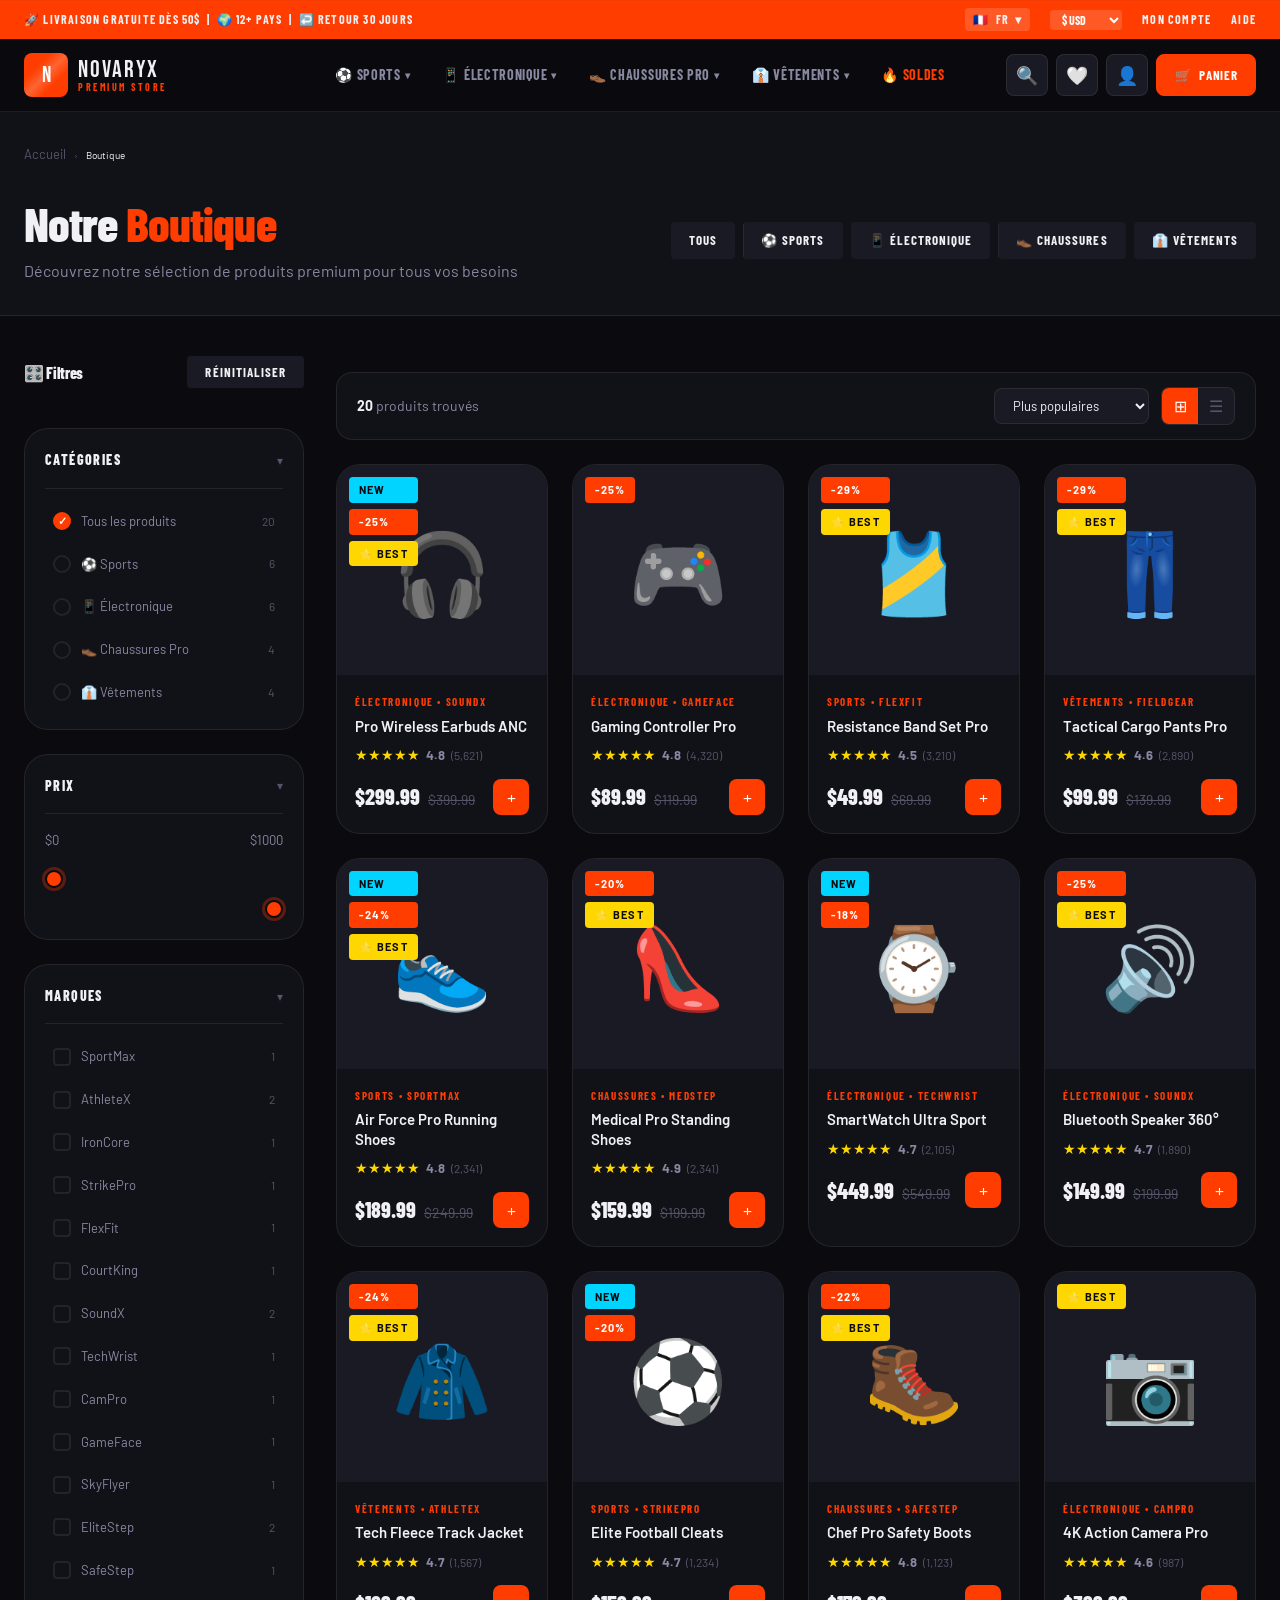
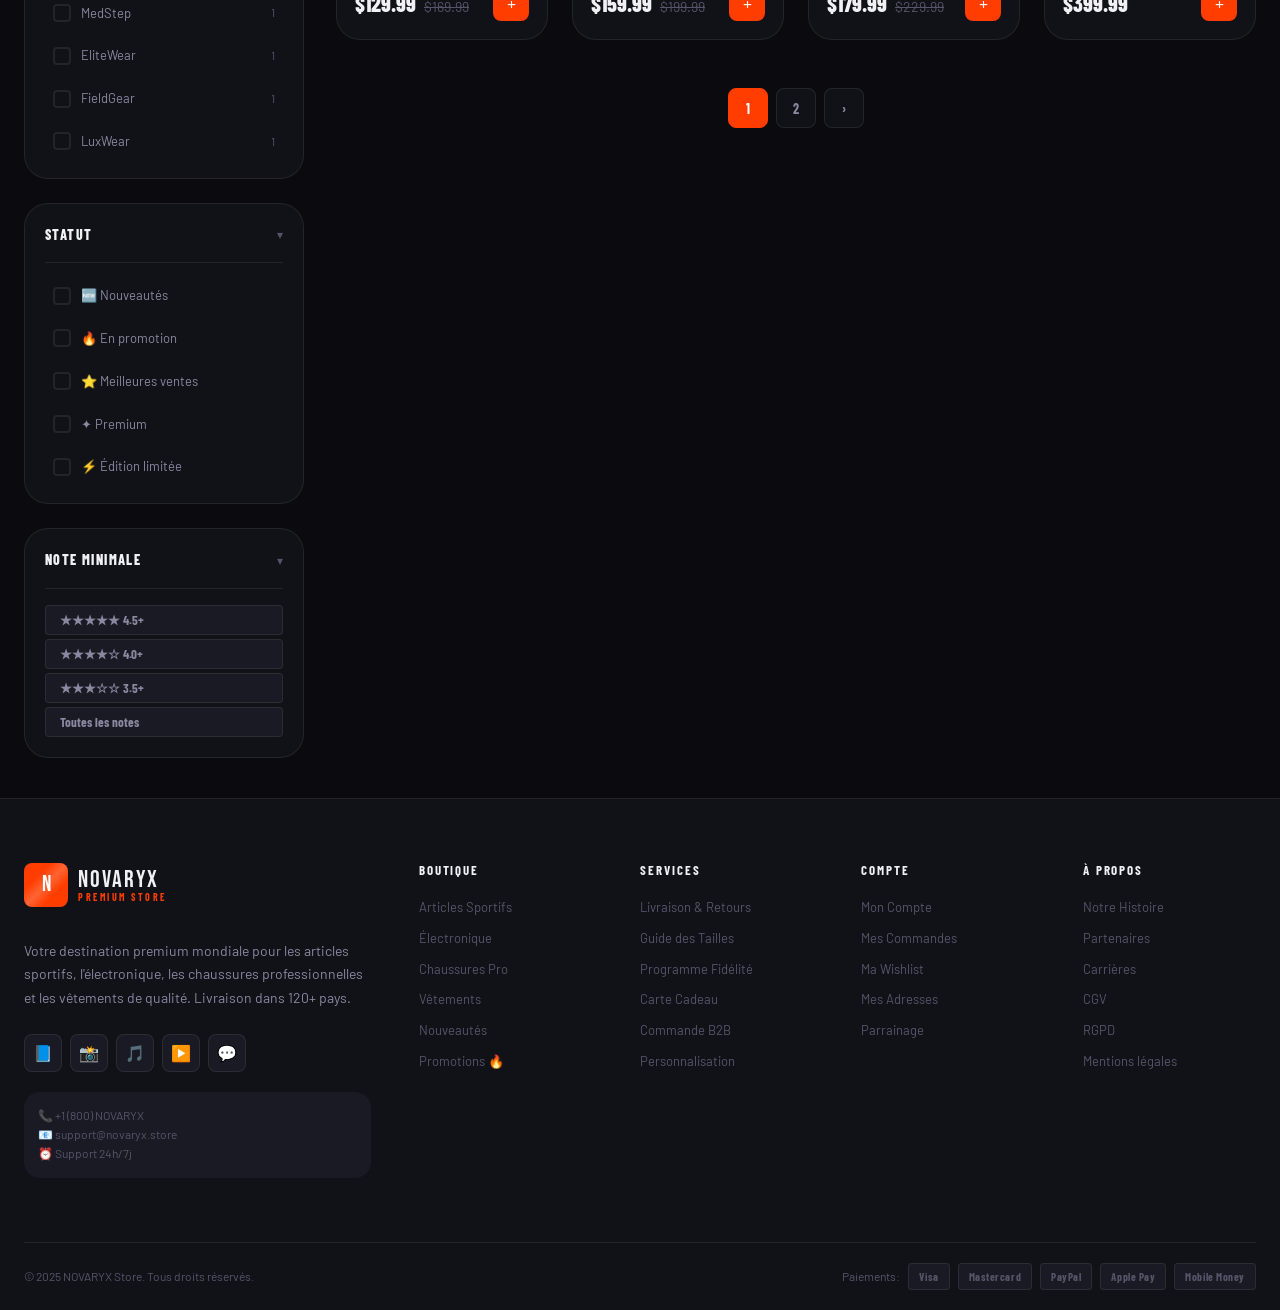
<file: shop.html>
<!DOCTYPE html>
<html lang="fr">
<head>
  <meta charset="UTF-8">
  <meta name="viewport" content="width=device-width, initial-scale=1.0">
  <title>Boutique - NOVARYX Store</title>
  <link rel="stylesheet" href="css/main.css">
  <link rel="stylesheet" href="css/header.css">
  <link rel="stylesheet" href="css/home.css">
  <link rel="stylesheet" href="css/product.css">
</head>
<body>
<div class="topbar"><div class="container"><div class="topbar-inner"><div class="topbar-left"><span>🚀 Livraison gratuite dès 50$ &nbsp;|&nbsp; 🌍 12+ pays &nbsp;|&nbsp; ↩️ Retour 30 jours</span></div><div class="topbar-right"><div class="lang-selector" style="cursor:pointer;"><span>🇫🇷</span><span>FR</span><span>▾</span></div><select onchange="setCurrency(this.value)" style="background:rgba(255,255,255,0.15);border:none;color:white;font-family:var(--font-condensed);font-size:12px;font-weight:700;padding:2px 8px;border-radius:4px;cursor:pointer;outline:none;"><option value="USD">$ USD</option><option value="EUR">€ EUR</option><option value="GBP">£ GBP</option><option value="XOF">CFA XOF</option><option value="NGN">₦ NGN</option><option value="CAD">CA$</option><option value="JPY">¥ JPY</option></select><a href="account.html">Mon compte</a><a href="#">Aide</a></div></div></div></div>
<header class="site-header"><div class="container"><div class="header-inner"><a href="index.html" class="logo"><div class="logo-icon">N</div><div class="logo-text"><span class="logo-name">NOVARYX</span><span class="logo-tagline">Premium Store</span></div></a><nav class="main-nav"><div class="nav-item"><a href="shop.html?cat=sports" class="nav-link">⚽ Sports <span class="arrow">▾</span></a><div class="mega-menu"><div class="mega-menu-grid"><div class="mega-menu-col"><h4>Chaussures</h4><ul><li><a href="shop.html?cat=sports&q=running">Running</a></li><li><a href="shop.html?cat=sports&q=football">Football</a></li><li><a href="shop.html?cat=sports&q=basketball">Basketball</a></li></ul></div><div class="mega-menu-col"><h4>Équipements</h4><ul><li><a href="shop.html?cat=sports&q=gym">Gym</a></li><li><a href="shop.html?cat=sports&q=yoga">Yoga</a></li><li><a href="shop.html?cat=sports">Voir tout →</a></li></ul></div><div class="mega-menu-featured"><span class="badge">NOUVEAU</span><h3>Collection Pro</h3><p>Performance pour champions</p></div></div></div></div><div class="nav-item"><a href="shop.html?cat=electronics" class="nav-link">📱 Électronique <span class="arrow">▾</span></a><div class="mega-menu"><div class="mega-menu-grid"><div class="mega-menu-col"><h4>Audio</h4><ul><li><a href="shop.html?cat=electronics&q=earbuds">Écouteurs ANC</a></li><li><a href="shop.html?cat=electronics&q=speaker">Enceintes</a></li></ul></div><div class="mega-menu-col"><h4>High-Tech</h4><ul><li><a href="shop.html?cat=electronics&q=smartwatch">Smartwatch</a></li><li><a href="shop.html?cat=electronics&q=drone">Drones</a></li><li><a href="shop.html?cat=electronics">Voir tout →</a></li></ul></div><div class="mega-menu-featured" style="background:linear-gradient(135deg,#0a84ff,#00D4FF);"><span class="badge" style="background:white;color:#0a84ff;">HOT 🔥</span><h3>Tech 2025</h3><p>Innovations premium</p></div></div></div></div><div class="nav-item"><a href="shop.html?cat=footwear" class="nav-link">👞 Chaussures Pro <span class="arrow">▾</span></a><div class="mega-menu"><div class="mega-menu-grid"><div class="mega-menu-col"><h4>Pro</h4><ul><li><a href="shop.html?cat=footwear&q=medical">Médical</a></li><li><a href="shop.html?cat=footwear&q=safety">Sécurité</a></li></ul></div><div class="mega-menu-col"><h4>Élégance</h4><ul><li><a href="shop.html?cat=footwear&q=oxford">Oxford</a></li><li><a href="shop.html?cat=footwear">Voir tout →</a></li></ul></div><div class="mega-menu-featured" style="background:linear-gradient(135deg,#8B7355,#5C4033);"><span class="badge" style="background:gold;color:#000;">PREMIUM ✦</span><h3>Cuir Authentique</h3><p>Artisanat supérieur</p></div></div></div></div><div class="nav-item"><a href="shop.html?cat=clothing" class="nav-link">👔 Vêtements <span class="arrow">▾</span></a><div class="mega-menu"><div class="mega-menu-grid"><div class="mega-menu-col"><h4>Business</h4><ul><li><a href="shop.html?cat=clothing&q=suit">Costumes</a></li><li><a href="shop.html?cat=clothing&q=shirt">Chemises</a></li></ul></div><div class="mega-menu-col"><h4>Casual</h4><ul><li><a href="shop.html?cat=clothing&q=hoodie">Hoodies</a></li><li><a href="shop.html?cat=clothing">Voir tout →</a></li></ul></div><div class="mega-menu-featured" style="background:linear-gradient(135deg,#1a1a2e,#16213e);"><span class="badge" style="background:rgba(255,215,0,0.2);color:gold;border:1px solid gold;">LUXE ✦</span><h3>Mode Haute Gamme</h3><p>Matériaux nobles</p></div></div></div></div><a href="shop.html?tag=sale" class="nav-link" style="color:var(--primary);">🔥 Soldes</a></nav><div class="header-actions"><button class="search-btn" id="open-search-btn">🔍</button><a href="account.html" class="wishlist-btn" style="position:relative;">🤍<span class="badge-count wishlist-count" style="display:none;background:var(--primary);">0</span></a><a href="account.html" class="account-btn">👤</a><button class="cart-btn" id="open-cart-btn">🛒 <span>Panier</span><span class="badge-count cart-count" style="display:none;background:white;color:var(--primary);">0</span></button><button class="mobile-toggle" id="mobile-toggle"><span></span><span></span><span></span></button></div></div></div></header><div class="mobile-menu" id="mobile-menu"><nav class="mobile-nav"><a href="shop.html?cat=sports" class="mobile-nav-link">⚽ Sports</a><a href="shop.html?cat=electronics" class="mobile-nav-link">📱 Électronique</a><a href="shop.html?cat=footwear" class="mobile-nav-link">👞 Chaussures Pro</a><a href="shop.html?cat=clothing" class="mobile-nav-link">👔 Vêtements</a><a href="shop.html?tag=sale" class="mobile-nav-link" style="color:var(--primary);">🔥 Soldes</a><div style="border-top:1px solid var(--border);margin:8px 0;padding-top:8px;"><a href="account.html" class="mobile-nav-link">👤 Mon compte</a><a href="checkout.html" class="mobile-nav-link">🛒 Panier</a></div></nav></div><div class="search-overlay" id="search-overlay"><div class="container"><div class="search-bar-inner"><div style="display:flex;align-items:center;justify-content:space-between;margin-bottom:16px;"><span style="font-family:var(--font-condensed);font-size:13px;font-weight:700;letter-spacing:0.1em;text-transform:uppercase;color:var(--text-muted);">Recherche rapide</span><button id="close-search-btn" style="cursor:pointer;font-size:18px;color:var(--text-muted);">✕</button></div><div class="search-input-wrap"><span style="font-size:20px;">🔍</span><input type="text" id="main-search-input" placeholder="Produits, marques, catégories..." autocomplete="off"><kbd style="padding:4px 8px;background:var(--surface-3);border-radius:4px;font-size:11px;color:var(--text-muted);">ESC</kbd></div><div class="search-tags"><span style="font-size:12px;color:var(--text-muted);">Tendances:</span><span class="search-tag" onclick="document.getElementById('main-search-input').value='running';document.getElementById('main-search-input').dispatchEvent(new Event('input'))">Running</span><span class="search-tag" onclick="document.getElementById('main-search-input').value='earbuds';document.getElementById('main-search-input').dispatchEvent(new Event('input'))">Earbuds ANC</span><span class="search-tag" onclick="document.getElementById('main-search-input').value='smartwatch';document.getElementById('main-search-input').dispatchEvent(new Event('input'))">Smartwatch</span></div><div id="search-results"></div></div></div></div>
<div class="cart-sidebar" id="cart-sidebar"><div class="cart-header"><h2>🛒 Mon Panier <span style="color:var(--text-muted);font-size:14px;font-weight:400;">(<span class="cart-count">0</span>)</span></h2><button class="cart-close" id="close-cart-btn">✕</button></div><div class="cart-items" id="cart-items-container"></div><div class="cart-footer"><div class="cart-total-row"><span class="cart-total-label">Sous-total</span><span class="cart-total-value cart-total-display">--</span></div><div class="cart-total-row"><span class="cart-total-label">Livraison</span><span style="color:var(--success);font-weight:700;font-size:14px;">GRATUITE dès 50$</span></div><div class="divider"></div><div class="cart-total-row cart-grand-total"><span class="cart-total-label">Total estimé</span><span class="cart-total-value cart-total-display">--</span></div><a href="checkout.html" class="btn btn-primary btn-full btn-lg">🔒 Commander</a><a href="shop.html" class="btn btn-ghost btn-full" style="text-align:center;margin-top:8px;">← Continuer les achats</a></div></div><div class="overlay" id="cart-overlay" style="z-index:999;"></div><div class="overlay" id="quickview-overlay" style="z-index:1001;"><div class="modal" id="quickview-modal" style="max-width:760px;position:relative;"></div></div>
<div class="toast-container" id="toast-container"></div>

<main>
  <div style="background:var(--surface);padding:32px 0;border-bottom:1px solid var(--border);">
    <div class="container">
      <div class="breadcrumb">
        <a href="index.html">Accueil</a><span>›</span>
        <span style="color:var(--text-primary);">Boutique</span>
      </div>
      <div class="flex-between" style="flex-wrap:wrap;gap:16px;">
        <div>
          <h1 style="font-size:clamp(28px,5vw,48px);">Notre <span style="color:var(--primary);">Boutique</span></h1>
          <p style="color:var(--text-secondary);margin-top:8px;">Découvrez notre sélection de produits premium pour tous vos besoins</p>
        </div>
        <div style="display:flex;gap:8px;flex-wrap:wrap;">
          <a href="shop.html?cat=all" class="btn btn-ghost btn-sm" data-cat-filter="all">Tous</a>
          <a href="shop.html?cat=sports" class="btn btn-ghost btn-sm" data-cat-filter="sports">⚽ Sports</a>
          <a href="shop.html?cat=electronics" class="btn btn-ghost btn-sm" data-cat-filter="electronics">📱 Électronique</a>
          <a href="shop.html?cat=footwear" class="btn btn-ghost btn-sm" data-cat-filter="footwear">👞 Chaussures</a>
          <a href="shop.html?cat=clothing" class="btn btn-ghost btn-sm" data-cat-filter="clothing">👔 Vêtements</a>
        </div>
      </div>
    </div>
  </div>

  <div class="container">
    <div class="shop-layout">
      <!-- FILTER SIDEBAR -->
      <aside class="filter-sidebar" id="filter-sidebar">
        <div style="display:flex;align-items:center;justify-content:space-between;margin-bottom:16px;">
          <h3 style="font-size:16px;">🎛️ Filtres</h3>
          <button class="btn btn-ghost btn-sm" onclick="resetFilters()">Réinitialiser</button>
        </div>
        
        <!-- Category filter -->
        <div class="filter-panel">
          <div class="filter-panel-header"><span class="filter-panel-title">Catégories</span><span class="filter-toggle-icon">▾</span></div>
          <div class="filter-panel-body">
            <label class="filter-option"><input type="radio" name="catf" data-cat-filter="all" checked><span class="filter-check" style="border-radius:50%;"></span><span class="filter-option-label">Tous les produits</span><span class="filter-option-count">20</span></label>
            <label class="filter-option"><input type="radio" name="catf" data-cat-filter="sports"><span class="filter-check" style="border-radius:50%;"></span><span class="filter-option-label">⚽ Sports</span><span class="filter-option-count">6</span></label>
            <label class="filter-option"><input type="radio" name="catf" data-cat-filter="electronics"><span class="filter-check" style="border-radius:50%;"></span><span class="filter-option-label">📱 Électronique</span><span class="filter-option-count">6</span></label>
            <label class="filter-option"><input type="radio" name="catf" data-cat-filter="footwear"><span class="filter-check" style="border-radius:50%;"></span><span class="filter-option-label">👞 Chaussures Pro</span><span class="filter-option-count">4</span></label>
            <label class="filter-option"><input type="radio" name="catf" data-cat-filter="clothing"><span class="filter-check" style="border-radius:50%;"></span><span class="filter-option-label">👔 Vêtements</span><span class="filter-option-count">4</span></label>
          </div>
        </div>
        
        <!-- Price range -->
        <div class="filter-panel">
          <div class="filter-panel-header"><span class="filter-panel-title">Prix</span><span class="filter-toggle-icon">▾</span></div>
          <div class="filter-panel-body">
            <div style="display:flex;justify-content:space-between;margin-bottom:8px;">
              <span id="price-min-display" style="font-size:13px;color:var(--text-secondary);">$0</span>
              <span id="price-max-display" style="font-size:13px;color:var(--text-secondary);">$1000</span>
            </div>
            <input type="range" id="price-min" min="0" max="1000" value="0" step="10">
            <input type="range" id="price-max" min="0" max="1000" value="1000" step="10">
          </div>
        </div>
        
        <!-- Brands -->
        <div class="filter-panel">
          <div class="filter-panel-header"><span class="filter-panel-title">Marques</span><span class="filter-toggle-icon">▾</span></div>
          <div class="filter-panel-body" id="brand-filter"></div>
        </div>
        
        <!-- Tags -->
        <div class="filter-panel">
          <div class="filter-panel-header"><span class="filter-panel-title">Statut</span><span class="filter-toggle-icon">▾</span></div>
          <div class="filter-panel-body">
            <label class="filter-option"><input type="checkbox" data-tag-filter="new"><span class="filter-check"></span><span class="filter-option-label">🆕 Nouveautés</span></label>
            <label class="filter-option"><input type="checkbox" data-tag-filter="sale"><span class="filter-check"></span><span class="filter-option-label">🔥 En promotion</span></label>
            <label class="filter-option"><input type="checkbox" data-tag-filter="bestseller"><span class="filter-check"></span><span class="filter-option-label">⭐ Meilleures ventes</span></label>
            <label class="filter-option"><input type="checkbox" data-tag-filter="premium"><span class="filter-check"></span><span class="filter-option-label">✦ Premium</span></label>
            <label class="filter-option"><input type="checkbox" data-tag-filter="limited"><span class="filter-check"></span><span class="filter-option-label">⚡ Édition limitée</span></label>
          </div>
        </div>
        
        <!-- Rating -->
        <div class="filter-panel">
          <div class="filter-panel-header"><span class="filter-panel-title">Note minimale</span><span class="filter-toggle-icon">▾</span></div>
          <div class="filter-panel-body">
            <div style="display:flex;flex-direction:column;gap:4px;">
              <button class="size-btn" data-rating-filter="4.5" style="text-align:left;">★★★★★ 4.5+</button>
              <button class="size-btn" data-rating-filter="4.0" style="text-align:left;">★★★★☆ 4.0+</button>
              <button class="size-btn" data-rating-filter="3.5" style="text-align:left;">★★★☆☆ 3.5+</button>
              <button class="size-btn" data-rating-filter="0" style="text-align:left;">Toutes les notes</button>
            </div>
          </div>
        </div>
      </aside>
      
      <!-- PRODUCTS AREA -->
      <div class="products-area">
        <div id="active-filters" class="active-filters"></div>
        <div class="products-toolbar">
          <span id="products-count" class="products-count">Chargement...</span>
          <div class="toolbar-right">
            <select id="sort-select" class="sort-select">
              <option value="popular">Plus populaires</option>
              <option value="newest">Plus récents</option>
              <option value="price-asc">Prix croissant</option>
              <option value="price-desc">Prix décroissant</option>
              <option value="rating">Mieux notés</option>
              <option value="discount">Plus de réductions</option>
            </select>
            <div class="view-toggle">
              <button class="view-btn active" id="view-grid" title="Grille">⊞</button>
              <button class="view-btn" id="view-list" title="Liste">☰</button>
            </div>
            <button class="btn btn-ghost btn-sm" id="mobile-filter-btn" style="display:none;">🎛️ Filtres</button>
          </div>
        </div>
        <div id="shop-products" class="grid grid-4"></div>
        <div id="pagination" class="pagination"></div>
      </div>
    </div>
  </div>
</main>

<footer class="site-footer"><div class="container"><div class="footer-main"><div class="footer-brand"><a href="index.html" class="logo" style="margin-bottom:16px;display:inline-flex;"><div class="logo-icon">N</div><div class="logo-text"><span class="logo-name">NOVARYX</span><span class="logo-tagline">Premium Store</span></div></a><p>Votre destination premium mondiale pour les articles sportifs, l'électronique, les chaussures professionnelles et les vêtements de qualité. Livraison dans 120+ pays.</p><div class="social-links"><div class="social-link">📘</div><div class="social-link">📸</div><div class="social-link">🎵</div><div class="social-link">▶️</div><div class="social-link">💬</div></div><div style="margin-top:20px;padding:14px;background:var(--surface-2);border-radius:var(--radius-lg);font-size:12px;color:var(--text-muted);">📞 +1 (800) NOVARYX<br>📧 support@novaryx.store<br>⏰ Support 24h/7j</div></div><div class="footer-col"><h4>Boutique</h4><div class="footer-links"><a href="shop.html?cat=sports">Articles Sportifs</a><a href="shop.html?cat=electronics">Électronique</a><a href="shop.html?cat=footwear">Chaussures Pro</a><a href="shop.html?cat=clothing">Vêtements</a><a href="shop.html?tag=new">Nouveautés</a><a href="shop.html?tag=sale">Promotions 🔥</a></div></div><div class="footer-col"><h4>Services</h4><div class="footer-links"><a href="#">Livraison & Retours</a><a href="#">Guide des Tailles</a><a href="#">Programme Fidélité</a><a href="#">Carte Cadeau</a><a href="#">Commande B2B</a><a href="#">Personnalisation</a></div></div><div class="footer-col"><h4>Compte</h4><div class="footer-links"><a href="account.html">Mon Compte</a><a href="account.html">Mes Commandes</a><a href="account.html">Ma Wishlist</a><a href="account.html">Mes Adresses</a><a href="#">Parrainage</a></div></div><div class="footer-col"><h4>À propos</h4><div class="footer-links"><a href="#">Notre Histoire</a><a href="#">Partenaires</a><a href="#">Carrières</a><a href="#">CGV</a><a href="#">RGPD</a><a href="#">Mentions légales</a></div></div></div></div><div class="container"><div class="footer-bottom"><span>© 2025 NOVARYX Store. Tous droits réservés.</span><div class="payment-methods"><span style="font-size:12px;color:var(--text-muted);">Paiements:</span><span class="payment-badge">Visa</span><span class="payment-badge">Mastercard</span><span class="payment-badge">PayPal</span><span class="payment-badge">Apple Pay</span><span class="payment-badge">Mobile Money</span></div></div></div></footer>
<script src="js/main.js"></script>
<script src="js/shop.js"></script>
<script>
// Make mobile filter btn visible on small screens
window.addEventListener('resize', () => {
  const btn = document.getElementById('mobile-filter-btn');
  if (btn) btn.style.display = window.innerWidth <= 1024 ? 'flex' : 'none';
});
window.dispatchEvent(new Event('resize'));
</script>
</body>
</html>
</file>
<file: css/main.css>
/* ============================================
   NOVARYX STORE - Main Stylesheet
   Design System & Global Styles
============================================ */

@import url('https://fonts.googleapis.com/css2?family=Bebas+Neue&family=Barlow:ital,wght@0,300;0,400;0,500;0,600;0,700;1,300&family=Barlow+Condensed:wght@400;600;700;800&display=swap');

/* ---- CSS Variables ---- */
:root {
  --primary: #FF3D00;
  --primary-dark: #c53100;
  --primary-glow: rgba(255,61,0,0.3);
  --secondary: #0a0a0f;
  --accent: #00D4FF;
  --accent-glow: rgba(0,212,255,0.2);
  --gold: #FFD700;
  --surface: #111118;
  --surface-2: #1a1a24;
  --surface-3: #22222f;
  --border: rgba(255,255,255,0.08);
  --border-accent: rgba(255,61,0,0.3);
  --text-primary: #f0f0f5;
  --text-secondary: #8888a0;
  --text-muted: #55556a;
  --success: #00E676;
  --warning: #FFC107;
  --error: #FF5252;
  --radius-sm: 4px;
  --radius-md: 8px;
  --radius-lg: 16px;
  --radius-xl: 24px;
  --shadow-card: 0 4px 24px rgba(0,0,0,0.4);
  --shadow-glow: 0 0 40px var(--primary-glow);
  --transition: all 0.3s cubic-bezier(0.4,0,0.2,1);
  --font-display: 'Bebas Neue', sans-serif;
  --font-condensed: 'Barlow Condensed', sans-serif;
  --font-body: 'Barlow', sans-serif;
}

/* ---- Reset & Base ---- */
*, *::before, *::after { box-sizing: border-box; margin: 0; padding: 0; }

html { scroll-behavior: smooth; font-size: 16px; }

body {
  font-family: var(--font-body);
  background-color: var(--secondary);
  color: var(--text-primary);
  line-height: 1.6;
  overflow-x: hidden;
}

a { color: inherit; text-decoration: none; transition: var(--transition); }
img { max-width: 100%; height: auto; display: block; }
ul, ol { list-style: none; }
button { font-family: var(--font-body); cursor: pointer; border: none; background: none; }
input, select, textarea { font-family: var(--font-body); }

/* ---- Scrollbar ---- */
::-webkit-scrollbar { width: 6px; }
::-webkit-scrollbar-track { background: var(--secondary); }
::-webkit-scrollbar-thumb { background: var(--primary); border-radius: 3px; }

/* ---- Typography ---- */
h1, h2, h3, h4, h5 { font-family: var(--font-condensed); font-weight: 800; letter-spacing: -0.02em; line-height: 1.1; }

.display-title {
  font-family: var(--font-display);
  letter-spacing: 0.05em;
  line-height: 1;
}

.text-primary-color { color: var(--primary); }
.text-accent { color: var(--accent); }
.text-gold { color: var(--gold); }
.text-muted { color: var(--text-secondary); }

/* ---- Layout ---- */
.container {
  max-width: 1400px;
  margin: 0 auto;
  padding: 0 24px;
}

.section { padding: 80px 0; }
.section-sm { padding: 48px 0; }

.grid { display: grid; gap: 24px; }
.grid-2 { grid-template-columns: repeat(2, 1fr); }
.grid-3 { grid-template-columns: repeat(3, 1fr); }
.grid-4 { grid-template-columns: repeat(4, 1fr); }
.grid-5 { grid-template-columns: repeat(5, 1fr); }

.flex { display: flex; align-items: center; }
.flex-center { display: flex; align-items: center; justify-content: center; }
.flex-between { display: flex; align-items: center; justify-content: space-between; }
.flex-col { display: flex; flex-direction: column; }
.gap-1 { gap: 8px; }
.gap-2 { gap: 16px; }
.gap-3 { gap: 24px; }
.gap-4 { gap: 32px; }

/* ---- Buttons ---- */
.btn {
  display: inline-flex;
  align-items: center;
  justify-content: center;
  gap: 8px;
  padding: 12px 28px;
  border-radius: var(--radius-sm);
  font-family: var(--font-condensed);
  font-size: 15px;
  font-weight: 700;
  letter-spacing: 0.08em;
  text-transform: uppercase;
  transition: var(--transition);
  position: relative;
  overflow: hidden;
}

.btn::before {
  content: '';
  position: absolute;
  inset: 0;
  background: rgba(255,255,255,0.1);
  transform: translateX(-100%);
  transition: transform 0.3s ease;
}

.btn:hover::before { transform: translateX(0); }

.btn-primary {
  background: var(--primary);
  color: white;
  box-shadow: 0 4px 20px var(--primary-glow);
}

.btn-primary:hover {
  background: var(--primary-dark);
  transform: translateY(-2px);
  box-shadow: 0 8px 32px var(--primary-glow);
}

.btn-outline {
  background: transparent;
  color: var(--text-primary);
  border: 1px solid var(--border);
}

.btn-outline:hover {
  border-color: var(--primary);
  color: var(--primary);
}

.btn-accent {
  background: var(--accent);
  color: var(--secondary);
}

.btn-accent:hover {
  filter: brightness(1.1);
  transform: translateY(-2px);
}

.btn-ghost {
  background: var(--surface-2);
  color: var(--text-primary);
}

.btn-ghost:hover { background: var(--surface-3); }

.btn-icon {
  width: 42px;
  height: 42px;
  padding: 0;
  border-radius: var(--radius-md);
  background: var(--surface-2);
  border: 1px solid var(--border);
  font-size: 18px;
}

.btn-icon:hover {
  background: var(--primary);
  border-color: var(--primary);
  color: white;
}

.btn-sm { padding: 8px 18px; font-size: 13px; }
.btn-lg { padding: 16px 40px; font-size: 17px; }
.btn-full { width: 100%; }

/* ---- Cards ---- */
.card {
  background: var(--surface);
  border: 1px solid var(--border);
  border-radius: var(--radius-lg);
  overflow: hidden;
  transition: var(--transition);
}

.card:hover {
  border-color: var(--border-accent);
  transform: translateY(-4px);
  box-shadow: var(--shadow-card), var(--shadow-glow);
}

/* ---- Badge ---- */
.badge {
  display: inline-flex;
  align-items: center;
  padding: 4px 10px;
  border-radius: var(--radius-sm);
  font-size: 11px;
  font-weight: 700;
  letter-spacing: 0.1em;
  text-transform: uppercase;
}

.badge-primary { background: var(--primary); color: white; }
.badge-accent { background: var(--accent); color: var(--secondary); }
.badge-gold { background: var(--gold); color: var(--secondary); }
.badge-success { background: var(--success); color: var(--secondary); }
.badge-outline { background: transparent; border: 1px solid var(--border); color: var(--text-secondary); }

/* ---- Form Elements ---- */
.form-group { display: flex; flex-direction: column; gap: 6px; }

.form-label {
  font-family: var(--font-condensed);
  font-size: 13px;
  font-weight: 700;
  letter-spacing: 0.08em;
  text-transform: uppercase;
  color: var(--text-secondary);
}

.form-input {
  padding: 12px 16px;
  background: var(--surface-2);
  border: 1px solid var(--border);
  border-radius: var(--radius-md);
  color: var(--text-primary);
  font-size: 14px;
  transition: var(--transition);
  outline: none;
}

.form-input:focus {
  border-color: var(--primary);
  box-shadow: 0 0 0 3px var(--primary-glow);
}

.form-input::placeholder { color: var(--text-muted); }

.form-select {
  padding: 12px 16px;
  background: var(--surface-2);
  border: 1px solid var(--border);
  border-radius: var(--radius-md);
  color: var(--text-primary);
  font-size: 14px;
  transition: var(--transition);
  outline: none;
  cursor: pointer;
  appearance: none;
}

.form-select:focus { border-color: var(--primary); }

/* ---- Section Headers ---- */
.section-header { margin-bottom: 48px; }

.section-eyebrow {
  display: inline-flex;
  align-items: center;
  gap: 8px;
  font-family: var(--font-condensed);
  font-size: 13px;
  font-weight: 700;
  letter-spacing: 0.15em;
  text-transform: uppercase;
  color: var(--primary);
  margin-bottom: 12px;
}

.section-eyebrow::before, .section-eyebrow::after {
  content: '';
  width: 20px;
  height: 2px;
  background: var(--primary);
}

.section-title {
  font-size: clamp(32px, 5vw, 56px);
  margin-bottom: 16px;
}

.section-desc {
  font-size: 16px;
  color: var(--text-secondary);
  max-width: 560px;
  line-height: 1.7;
}

/* ---- Stars Rating ---- */
.stars { display: flex; gap: 2px; color: var(--gold); font-size: 14px; }

/* ---- Price ---- */
.price-current {
  font-family: var(--font-condensed);
  font-size: 22px;
  font-weight: 800;
  color: var(--text-primary);
}

.price-old {
  font-size: 14px;
  color: var(--text-muted);
  text-decoration: line-through;
}

.price-discount {
  font-family: var(--font-condensed);
  font-size: 13px;
  font-weight: 700;
  color: var(--success);
}

/* ---- Divider ---- */
.divider {
  width: 100%;
  height: 1px;
  background: var(--border);
  margin: 24px 0;
}

/* ---- Breadcrumb ---- */
.breadcrumb {
  display: flex;
  align-items: center;
  gap: 8px;
  font-size: 13px;
  color: var(--text-muted);
  margin-bottom: 32px;
}

.breadcrumb a:hover { color: var(--primary); }
.breadcrumb span { color: var(--text-muted); font-size: 10px; }

/* ---- Toast notifications ---- */
.toast-container {
  position: fixed;
  bottom: 24px;
  right: 24px;
  z-index: 9999;
  display: flex;
  flex-direction: column;
  gap: 12px;
}

.toast {
  display: flex;
  align-items: center;
  gap: 12px;
  padding: 14px 20px;
  background: var(--surface-2);
  border: 1px solid var(--border);
  border-left: 3px solid var(--primary);
  border-radius: var(--radius-md);
  box-shadow: var(--shadow-card);
  min-width: 300px;
  animation: toastIn 0.4s cubic-bezier(0.34,1.56,0.64,1);
  font-size: 14px;
}

.toast.success { border-left-color: var(--success); }
.toast.error { border-left-color: var(--error); }
.toast.warning { border-left-color: var(--warning); }

@keyframes toastIn {
  from { transform: translateX(120%); opacity: 0; }
  to { transform: translateX(0); opacity: 1; }
}

@keyframes toastOut {
  from { transform: translateX(0); opacity: 1; }
  to { transform: translateX(120%); opacity: 0; }
}

/* ---- Overlay / Modal ---- */
.overlay {
  position: fixed;
  inset: 0;
  background: rgba(0,0,0,0.8);
  backdrop-filter: blur(4px);
  z-index: 1000;
  display: flex;
  align-items: center;
  justify-content: center;
  padding: 24px;
  opacity: 0;
  pointer-events: none;
  transition: var(--transition);
}

.overlay.active {
  opacity: 1;
  pointer-events: all;
}

.modal {
  background: var(--surface);
  border: 1px solid var(--border);
  border-radius: var(--radius-xl);
  padding: 40px;
  max-width: 560px;
  width: 100%;
  transform: scale(0.95) translateY(20px);
  transition: var(--transition);
}

.overlay.active .modal {
  transform: scale(1) translateY(0);
}

/* ---- Loader ---- */
.loader {
  width: 40px;
  height: 40px;
  border: 3px solid var(--border);
  border-top-color: var(--primary);
  border-radius: 50%;
  animation: spin 0.8s linear infinite;
}

@keyframes spin { to { transform: rotate(360deg); } }

/* ---- Utilities ---- */
.hidden { display: none !important; }
.sr-only { position: absolute; width: 1px; height: 1px; overflow: hidden; clip: rect(0,0,0,0); }
.text-center { text-align: center; }
.text-right { text-align: right; }
.relative { position: relative; }
.overflow-hidden { overflow: hidden; }
.mt-1 { margin-top: 8px; }
.mt-2 { margin-top: 16px; }
.mt-3 { margin-top: 24px; }
.mb-1 { margin-bottom: 8px; }
.mb-2 { margin-bottom: 16px; }
.mb-3 { margin-bottom: 24px; }
.w-full { width: 100%; }

/* ---- Animations ---- */
@keyframes fadeIn {
  from { opacity: 0; transform: translateY(20px); }
  to { opacity: 1; transform: translateY(0); }
}

@keyframes slideIn {
  from { transform: translateX(-20px); opacity: 0; }
  to { transform: translateX(0); opacity: 1; }
}

@keyframes pulse {
  0%, 100% { opacity: 1; }
  50% { opacity: 0.5; }
}

@keyframes shimmer {
  0% { background-position: -200% 0; }
  100% { background-position: 200% 0; }
}

.animate-fadeIn { animation: fadeIn 0.6s ease forwards; }
.animate-slideIn { animation: slideIn 0.4s ease forwards; }

.skeleton {
  background: linear-gradient(90deg, var(--surface-2) 25%, var(--surface-3) 50%, var(--surface-2) 75%);
  background-size: 200% 100%;
  animation: shimmer 1.5s infinite;
  border-radius: var(--radius-md);
}

/* ---- Responsive ---- */
@media (max-width: 1200px) {
  .grid-5 { grid-template-columns: repeat(4, 1fr); }
}

@media (max-width: 1024px) {
  .grid-4, .grid-5 { grid-template-columns: repeat(3, 1fr); }
  .container { padding: 0 20px; }
  .section { padding: 60px 0; }
}

@media (max-width: 768px) {
  .grid-2, .grid-3, .grid-4, .grid-5 { grid-template-columns: repeat(2, 1fr); }
  .section { padding: 48px 0; }
  .modal { padding: 24px; }
}

@media (max-width: 480px) {
  .grid-2, .grid-3, .grid-4, .grid-5 { grid-template-columns: 1fr; }
  .container { padding: 0 16px; }
}
</file>
<file: css/header.css>
/* ============================================
   NOVARYX STORE - Header & Navigation Styles
============================================ */

/* ---- Top Bar ---- */
.topbar {
  background: var(--primary);
  padding: 8px 0;
  font-family: var(--font-condensed);
  font-size: 12px;
  font-weight: 700;
  letter-spacing: 0.1em;
  text-transform: uppercase;
}

.topbar-inner {
  display: flex;
  align-items: center;
  justify-content: space-between;
}

.topbar-left { display: flex; align-items: center; gap: 24px; }
.topbar-left span { display: flex; align-items: center; gap: 6px; }
.topbar-right { display: flex; align-items: center; gap: 20px; }
.topbar-right a:hover { opacity: 0.7; }

.lang-selector {
  display: flex;
  align-items: center;
  gap: 6px;
  cursor: pointer;
  padding: 2px 8px;
  border-radius: var(--radius-sm);
  background: rgba(255,255,255,0.15);
}

/* ---- Header ---- */
.site-header {
  position: sticky;
  top: 0;
  z-index: 900;
  background: rgba(10,10,15,0.95);
  backdrop-filter: blur(20px);
  border-bottom: 1px solid var(--border);
  transition: var(--transition);
}

.site-header.scrolled {
  box-shadow: 0 8px 40px rgba(0,0,0,0.6);
  border-bottom-color: var(--border-accent);
}

.header-inner {
  display: grid;
  grid-template-columns: 1fr auto 1fr;
  align-items: center;
  padding: 0;
  height: 72px;
}

/* ---- Logo ---- */
.logo {
  display: flex;
  align-items: center;
  gap: 10px;
  text-decoration: none;
}

.logo-icon {
  width: 44px;
  height: 44px;
  background: var(--primary);
  border-radius: var(--radius-md);
  display: flex;
  align-items: center;
  justify-content: center;
  font-family: var(--font-display);
  font-size: 22px;
  color: white;
  position: relative;
  overflow: hidden;
}

.logo-icon::after {
  content: '';
  position: absolute;
  top: -50%;
  left: -50%;
  width: 200%;
  height: 200%;
  background: linear-gradient(135deg, transparent 40%, rgba(255,255,255,0.2) 50%, transparent 60%);
  animation: logoShine 3s infinite;
}

@keyframes logoShine {
  0%, 100% { transform: translateX(-100%) rotate(0deg); }
  50% { transform: translateX(100%) rotate(0deg); }
}

.logo-text {
  display: flex;
  flex-direction: column;
  line-height: 1;
}

.logo-name {
  font-family: var(--font-display);
  font-size: 24px;
  letter-spacing: 0.08em;
  color: var(--text-primary);
}

.logo-tagline {
  font-family: var(--font-condensed);
  font-size: 10px;
  font-weight: 700;
  letter-spacing: 0.25em;
  text-transform: uppercase;
  color: var(--primary);
}

/* ---- Main Navigation ---- */
.main-nav {
  display: flex;
  align-items: center;
  gap: 4px;
}

.nav-item {
  position: relative;
}

.nav-link {
  display: flex;
  align-items: center;
  gap: 4px;
  padding: 8px 14px;
  font-family: var(--font-condensed);
  font-size: 14px;
  font-weight: 700;
  letter-spacing: 0.05em;
  text-transform: uppercase;
  color: var(--text-secondary);
  border-radius: var(--radius-sm);
  transition: var(--transition);
}

.nav-link:hover, .nav-link.active {
  color: var(--text-primary);
  background: var(--surface-2);
}

.nav-link .arrow {
  font-size: 10px;
  transition: transform 0.3s ease;
}

.nav-item:hover .arrow { transform: rotate(180deg); }

/* ---- Mega Menu ---- */
.mega-menu {
  position: absolute;
  top: calc(100% + 12px);
  left: 50%;
  transform: translateX(-50%) translateY(8px);
  background: var(--surface);
  border: 1px solid var(--border);
  border-radius: var(--radius-lg);
  padding: 24px;
  min-width: 680px;
  box-shadow: 0 24px 80px rgba(0,0,0,0.6);
  opacity: 0;
  pointer-events: none;
  transition: all 0.3s cubic-bezier(0.4,0,0.2,1);
  z-index: 999;
}

.nav-item:hover .mega-menu {
  opacity: 1;
  pointer-events: all;
  transform: translateX(-50%) translateY(0);
}

.mega-menu-grid {
  display: grid;
  grid-template-columns: repeat(3, 1fr);
  gap: 24px;
}

.mega-menu-col h4 {
  font-family: var(--font-condensed);
  font-size: 12px;
  font-weight: 700;
  letter-spacing: 0.15em;
  text-transform: uppercase;
  color: var(--primary);
  margin-bottom: 12px;
  padding-bottom: 8px;
  border-bottom: 1px solid var(--border);
}

.mega-menu-col ul { display: flex; flex-direction: column; gap: 2px; }

.mega-menu-col a {
  display: block;
  padding: 6px 10px;
  font-size: 13px;
  color: var(--text-secondary);
  border-radius: var(--radius-sm);
  transition: var(--transition);
}

.mega-menu-col a:hover {
  color: var(--text-primary);
  background: var(--surface-2);
  padding-left: 14px;
}

.mega-menu-featured {
  background: linear-gradient(135deg, var(--primary), var(--primary-dark));
  border-radius: var(--radius-md);
  padding: 16px;
  display: flex;
  flex-direction: column;
  gap: 8px;
}

.mega-menu-featured .badge { align-self: flex-start; background: white; color: var(--primary); }
.mega-menu-featured h3 { font-size: 18px; }
.mega-menu-featured p { font-size: 12px; opacity: 0.8; }

/* ---- Header Actions ---- */
.header-actions {
  display: flex;
  align-items: center;
  justify-content: flex-end;
  gap: 8px;
}

.search-btn, .wishlist-btn, .account-btn, .cart-btn {
  position: relative;
  width: 42px;
  height: 42px;
  display: flex;
  align-items: center;
  justify-content: center;
  background: var(--surface-2);
  border: 1px solid var(--border);
  border-radius: var(--radius-md);
  color: var(--text-secondary);
  font-size: 18px;
  transition: var(--transition);
  cursor: pointer;
}

.search-btn:hover, .wishlist-btn:hover, .account-btn:hover {
  background: var(--surface-3);
  color: var(--text-primary);
  border-color: var(--border-accent);
}

.cart-btn {
  background: var(--primary);
  border-color: var(--primary);
  color: white;
  min-width: 100px;
  gap: 8px;
  font-family: var(--font-condensed);
  font-size: 13px;
  font-weight: 700;
  letter-spacing: 0.05em;
  text-transform: uppercase;
  border-radius: var(--radius-md);
  padding: 0 16px;
}

.cart-btn:hover {
  background: var(--primary-dark);
  transform: translateY(-1px);
  box-shadow: 0 4px 20px var(--primary-glow);
}

.badge-count {
  position: absolute;
  top: -6px;
  right: -6px;
  width: 20px;
  height: 20px;
  background: var(--accent);
  color: var(--secondary);
  border-radius: 50%;
  font-size: 11px;
  font-weight: 700;
  display: flex;
  align-items: center;
  justify-content: center;
  border: 2px solid var(--secondary);
  animation: popIn 0.3s cubic-bezier(0.34,1.56,0.64,1);
}

@keyframes popIn {
  from { transform: scale(0); }
  to { transform: scale(1); }
}

/* ---- Search Bar (expanded) ---- */
.search-overlay {
  position: fixed;
  top: 0;
  left: 0;
  right: 0;
  background: rgba(10,10,15,0.98);
  backdrop-filter: blur(20px);
  z-index: 950;
  padding: 24px;
  transform: translateY(-100%);
  transition: transform 0.4s cubic-bezier(0.4,0,0.2,1);
  border-bottom: 1px solid var(--border);
}

.search-overlay.active { transform: translateY(0); }

.search-bar-inner {
  max-width: 800px;
  margin: 0 auto;
  display: flex;
  flex-direction: column;
  gap: 20px;
}

.search-input-wrap {
  display: flex;
  align-items: center;
  gap: 12px;
  background: var(--surface-2);
  border: 2px solid var(--primary);
  border-radius: var(--radius-lg);
  padding: 6px 16px;
  box-shadow: 0 0 0 4px var(--primary-glow);
}

.search-input-wrap input {
  flex: 1;
  background: none;
  border: none;
  outline: none;
  font-size: 20px;
  color: var(--text-primary);
  padding: 8px 0;
}

.search-tags { display: flex; align-items: center; gap: 8px; flex-wrap: wrap; }

.search-tag {
  padding: 4px 14px;
  background: var(--surface-3);
  border: 1px solid var(--border);
  border-radius: 100px;
  font-size: 13px;
  color: var(--text-secondary);
  cursor: pointer;
  transition: var(--transition);
}

.search-tag:hover { border-color: var(--primary); color: var(--primary); }

/* ---- Cart Sidebar ---- */
.cart-sidebar {
  position: fixed;
  top: 0;
  right: 0;
  bottom: 0;
  width: 420px;
  background: var(--surface);
  border-left: 1px solid var(--border);
  z-index: 1000;
  transform: translateX(100%);
  transition: transform 0.4s cubic-bezier(0.4,0,0.2,1);
  display: flex;
  flex-direction: column;
}

.cart-sidebar.active { transform: translateX(0); }

.cart-header {
  padding: 24px;
  border-bottom: 1px solid var(--border);
  display: flex;
  align-items: center;
  justify-content: space-between;
}

.cart-header h2 { font-size: 20px; }

.cart-close {
  width: 36px;
  height: 36px;
  display: flex;
  align-items: center;
  justify-content: center;
  background: var(--surface-2);
  border: 1px solid var(--border);
  border-radius: var(--radius-md);
  cursor: pointer;
  font-size: 18px;
  transition: var(--transition);
}

.cart-close:hover { background: var(--error); border-color: var(--error); color: white; }

.cart-items {
  flex: 1;
  overflow-y: auto;
  padding: 16px 24px;
  display: flex;
  flex-direction: column;
  gap: 16px;
}

.cart-item {
  display: flex;
  gap: 14px;
  padding: 14px;
  background: var(--surface-2);
  border: 1px solid var(--border);
  border-radius: var(--radius-lg);
  transition: var(--transition);
}

.cart-item:hover { border-color: var(--border-accent); }

.cart-item-image {
  width: 80px;
  height: 80px;
  background: var(--surface-3);
  border-radius: var(--radius-md);
  display: flex;
  align-items: center;
  justify-content: center;
  font-size: 32px;
  flex-shrink: 0;
}

.cart-item-info { flex: 1; }
.cart-item-name { font-size: 14px; font-weight: 600; margin-bottom: 4px; }
.cart-item-variant { font-size: 12px; color: var(--text-muted); margin-bottom: 8px; }

.cart-item-controls {
  display: flex;
  align-items: center;
  justify-content: space-between;
}

.qty-control {
  display: flex;
  align-items: center;
  gap: 2px;
  background: var(--surface-3);
  border-radius: var(--radius-sm);
  overflow: hidden;
}

.qty-btn {
  width: 28px;
  height: 28px;
  display: flex;
  align-items: center;
  justify-content: center;
  font-size: 14px;
  cursor: pointer;
  transition: var(--transition);
  background: transparent;
  color: var(--text-secondary);
}

.qty-btn:hover { background: var(--primary); color: white; }

.qty-num {
  width: 32px;
  text-align: center;
  font-family: var(--font-condensed);
  font-size: 15px;
  font-weight: 700;
}

.cart-item-remove {
  cursor: pointer;
  color: var(--text-muted);
  font-size: 14px;
  transition: var(--transition);
  padding: 4px;
}

.cart-item-remove:hover { color: var(--error); }

.cart-footer {
  padding: 20px 24px;
  border-top: 1px solid var(--border);
  display: flex;
  flex-direction: column;
  gap: 16px;
}

.cart-total-row {
  display: flex;
  justify-content: space-between;
  align-items: center;
}

.cart-total-label { color: var(--text-secondary); font-size: 14px; }
.cart-total-value { font-family: var(--font-condensed); font-size: 18px; font-weight: 800; }
.cart-grand-total .cart-total-label { font-size: 16px; color: var(--text-primary); font-weight: 600; }
.cart-grand-total .cart-total-value { font-size: 28px; color: var(--primary); }

/* ---- Mobile Menu ---- */
.mobile-toggle {
  display: none;
  flex-direction: column;
  gap: 5px;
  cursor: pointer;
  padding: 8px;
}

.mobile-toggle span {
  display: block;
  width: 24px;
  height: 2px;
  background: var(--text-primary);
  transition: var(--transition);
  transform-origin: center;
}

.mobile-toggle.active span:nth-child(1) { transform: translateY(7px) rotate(45deg); }
.mobile-toggle.active span:nth-child(2) { opacity: 0; transform: scaleX(0); }
.mobile-toggle.active span:nth-child(3) { transform: translateY(-7px) rotate(-45deg); }

.mobile-menu {
  position: fixed;
  top: 72px;
  left: 0;
  right: 0;
  background: var(--surface);
  border-bottom: 1px solid var(--border);
  padding: 24px;
  transform: translateY(-100%);
  opacity: 0;
  pointer-events: none;
  transition: all 0.4s cubic-bezier(0.4,0,0.2,1);
  z-index: 899;
  max-height: calc(100vh - 72px);
  overflow-y: auto;
}

.mobile-menu.active {
  transform: translateY(0);
  opacity: 1;
  pointer-events: all;
}

.mobile-nav { display: flex; flex-direction: column; gap: 4px; }

.mobile-nav-link {
  display: flex;
  align-items: center;
  justify-content: space-between;
  padding: 12px 16px;
  border-radius: var(--radius-md);
  font-family: var(--font-condensed);
  font-size: 16px;
  font-weight: 700;
  letter-spacing: 0.05em;
  text-transform: uppercase;
  color: var(--text-primary);
  transition: var(--transition);
}

.mobile-nav-link:hover { background: var(--surface-2); color: var(--primary); }

.mobile-nav-sub {
  padding-left: 16px;
  display: flex;
  flex-direction: column;
  gap: 2px;
  overflow: hidden;
  max-height: 0;
  transition: max-height 0.3s ease;
}

.mobile-nav-sub.open { max-height: 500px; }
.mobile-nav-sub a { display: block; padding: 8px 16px; font-size: 14px; color: var(--text-secondary); border-radius: var(--radius-sm); }
.mobile-nav-sub a:hover { color: var(--primary); background: var(--surface-2); }

/* ---- Responsive ---- */
@media (max-width: 1024px) {
  .main-nav, .topbar-left .promo-text { display: none; }
  .header-inner { grid-template-columns: auto 1fr auto; }
  .mobile-toggle { display: flex; }
}

@media (max-width: 768px) {
  .topbar-right { display: none; }
  .cart-sidebar { width: 100%; }
  .cart-btn span:not(.badge-count) { display: none; }
  .cart-btn { min-width: 42px; }
}
</file>
<file: css/home.css>
/* ============================================
   NOVARYX STORE - Homepage Styles
============================================ */

/* ---- Hero Section ---- */
.hero {
  position: relative;
  min-height: 92vh;
  display: flex;
  align-items: center;
  overflow: hidden;
  background: var(--secondary);
}

.hero-bg {
  position: absolute;
  inset: 0;
  background: 
    radial-gradient(ellipse 80% 60% at 70% 50%, rgba(255,61,0,0.08) 0%, transparent 70%),
    radial-gradient(ellipse 50% 80% at 20% 80%, rgba(0,212,255,0.04) 0%, transparent 60%);
}

.hero-grid-bg {
  position: absolute;
  inset: 0;
  background-image: 
    linear-gradient(var(--border) 1px, transparent 1px),
    linear-gradient(90deg, var(--border) 1px, transparent 1px);
  background-size: 60px 60px;
  mask-image: radial-gradient(ellipse at 50% 50%, black 30%, transparent 80%);
  opacity: 0.4;
}

.hero-content {
  position: relative;
  z-index: 2;
  max-width: 700px;
  animation: fadeIn 0.8s ease forwards;
}

.hero-eyebrow {
  display: inline-flex;
  align-items: center;
  gap: 8px;
  padding: 6px 16px 6px 6px;
  background: var(--surface-2);
  border: 1px solid var(--border-accent);
  border-radius: 100px;
  margin-bottom: 24px;
}

.hero-eyebrow .dot {
  width: 8px;
  height: 8px;
  background: var(--primary);
  border-radius: 50%;
  animation: pulse 2s infinite;
}

.hero-eyebrow span {
  font-family: var(--font-condensed);
  font-size: 12px;
  font-weight: 700;
  letter-spacing: 0.15em;
  text-transform: uppercase;
  color: var(--text-secondary);
}

.hero-title {
  font-family: var(--font-display);
  font-size: clamp(60px, 9vw, 120px);
  line-height: 0.9;
  letter-spacing: 0.03em;
  margin-bottom: 24px;
}

.hero-title .line-accent { color: var(--primary); }

.hero-title .line-outline {
  -webkit-text-stroke: 2px var(--text-muted);
  color: transparent;
}

.hero-desc {
  font-size: 17px;
  color: var(--text-secondary);
  line-height: 1.7;
  max-width: 480px;
  margin-bottom: 40px;
}

.hero-actions {
  display: flex;
  align-items: center;
  gap: 16px;
  flex-wrap: wrap;
}

.hero-stats {
  display: flex;
  align-items: center;
  gap: 40px;
  margin-top: 60px;
  padding-top: 40px;
  border-top: 1px solid var(--border);
}

.hero-stat-num {
  font-family: var(--font-display);
  font-size: 40px;
  color: var(--text-primary);
  line-height: 1;
}

.hero-stat-num span { color: var(--primary); }

.hero-stat-label {
  font-family: var(--font-condensed);
  font-size: 12px;
  font-weight: 700;
  letter-spacing: 0.1em;
  text-transform: uppercase;
  color: var(--text-muted);
  margin-top: 4px;
}

/* ---- Hero Visual ---- */
.hero-visual {
  position: absolute;
  right: 0;
  top: 0;
  bottom: 0;
  width: 55%;
  display: flex;
  align-items: center;
  justify-content: center;
}

.hero-product-showcase {
  position: relative;
  width: 100%;
  height: 100%;
}

.hero-circle {
  position: absolute;
  border-radius: 50%;
  border: 1px solid var(--border);
}

.hero-circle-1 {
  width: 500px;
  height: 500px;
  top: 50%;
  left: 50%;
  transform: translate(-50%, -50%);
  animation: rotate 30s linear infinite;
}

.hero-circle-2 {
  width: 350px;
  height: 350px;
  top: 50%;
  left: 50%;
  transform: translate(-50%, -50%);
  border-color: var(--border-accent);
  animation: rotate 20s linear infinite reverse;
}

@keyframes rotate { to { transform: translate(-50%, -50%) rotate(360deg); } }

.hero-main-product {
  position: absolute;
  top: 50%;
  left: 50%;
  transform: translate(-50%, -50%);
  font-size: 180px;
  animation: float 4s ease-in-out infinite;
  filter: drop-shadow(0 20px 60px rgba(255,61,0,0.3));
}

@keyframes float {
  0%, 100% { transform: translate(-50%, -50%) translateY(0); }
  50% { transform: translate(-50%, -50%) translateY(-20px); }
}

.hero-floating-card {
  position: absolute;
  background: var(--surface);
  border: 1px solid var(--border);
  border-radius: var(--radius-lg);
  padding: 14px 18px;
  backdrop-filter: blur(10px);
  animation: floatCard 6s ease-in-out infinite;
}

.hero-floating-card:nth-child(2) { animation-delay: -2s; top: 20%; right: 10%; }
.hero-floating-card:nth-child(3) { animation-delay: -4s; bottom: 25%; right: 5%; }
.hero-floating-card:nth-child(4) { animation-delay: -1s; bottom: 30%; left: 5%; }

@keyframes floatCard {
  0%, 100% { transform: translateY(0) rotate(-2deg); }
  50% { transform: translateY(-12px) rotate(2deg); }
}

/* ---- Categories Slider ---- */
.categories-section { background: var(--surface); }

.categories-track {
  display: flex;
  gap: 16px;
  overflow-x: auto;
  padding-bottom: 8px;
  scroll-snap-type: x mandatory;
  scrollbar-width: none;
}

.categories-track::-webkit-scrollbar { display: none; }

.category-card {
  flex-shrink: 0;
  scroll-snap-align: start;
  width: 180px;
  background: var(--surface-2);
  border: 1px solid var(--border);
  border-radius: var(--radius-xl);
  padding: 28px 20px;
  display: flex;
  flex-direction: column;
  align-items: center;
  gap: 12px;
  cursor: pointer;
  transition: var(--transition);
  text-align: center;
}

.category-card:hover, .category-card.active {
  background: var(--primary);
  border-color: var(--primary);
  transform: translateY(-4px);
  box-shadow: 0 12px 40px var(--primary-glow);
}

.category-icon {
  font-size: 40px;
  line-height: 1;
  transition: transform 0.3s ease;
}

.category-card:hover .category-icon { transform: scale(1.2) rotate(-5deg); }

.category-name {
  font-family: var(--font-condensed);
  font-size: 14px;
  font-weight: 800;
  letter-spacing: 0.05em;
  text-transform: uppercase;
}

.category-count {
  font-size: 12px;
  color: var(--text-muted);
}

.category-card:hover .category-count,
.category-card.active .category-count { color: rgba(255,255,255,0.7); }

/* ---- Product Cards ---- */
.product-card {
  background: var(--surface);
  border: 1px solid var(--border);
  border-radius: var(--radius-xl);
  overflow: hidden;
  transition: var(--transition);
  position: relative;
}

.product-card:hover {
  border-color: var(--border-accent);
  box-shadow: var(--shadow-card), 0 0 40px var(--primary-glow);
  transform: translateY(-6px);
}

.product-image-wrap {
  position: relative;
  background: var(--surface-2);
  aspect-ratio: 1;
  display: flex;
  align-items: center;
  justify-content: center;
  font-size: 80px;
  overflow: hidden;
}

.product-image-wrap::before {
  content: '';
  position: absolute;
  inset: 0;
  background: radial-gradient(ellipse at center, rgba(255,61,0,0.05) 0%, transparent 70%);
  opacity: 0;
  transition: opacity 0.3s ease;
}

.product-card:hover .product-image-wrap::before { opacity: 1; }

.product-badges {
  position: absolute;
  top: 12px;
  left: 12px;
  display: flex;
  flex-direction: column;
  gap: 6px;
}

.product-actions-float {
  position: absolute;
  right: 12px;
  top: 12px;
  display: flex;
  flex-direction: column;
  gap: 8px;
  opacity: 0;
  transform: translateX(8px);
  transition: all 0.3s ease;
}

.product-card:hover .product-actions-float {
  opacity: 1;
  transform: translateX(0);
}

.product-action-btn {
  width: 36px;
  height: 36px;
  background: var(--surface);
  border: 1px solid var(--border);
  border-radius: var(--radius-md);
  display: flex;
  align-items: center;
  justify-content: center;
  cursor: pointer;
  font-size: 16px;
  transition: var(--transition);
  backdrop-filter: blur(10px);
}

.product-action-btn:hover { background: var(--primary); border-color: var(--primary); }

.product-info { padding: 18px; }

.product-category {
  font-family: var(--font-condensed);
  font-size: 11px;
  font-weight: 700;
  letter-spacing: 0.15em;
  text-transform: uppercase;
  color: var(--primary);
  margin-bottom: 6px;
}

.product-name {
  font-size: 15px;
  font-weight: 600;
  color: var(--text-primary);
  margin-bottom: 8px;
  line-height: 1.3;
  display: -webkit-box;
  -webkit-line-clamp: 2;
  -webkit-box-orient: vertical;
  overflow: hidden;
}

.product-rating {
  display: flex;
  align-items: center;
  gap: 6px;
  margin-bottom: 12px;
}

.product-rating-count { font-size: 12px; color: var(--text-muted); }

.product-price-row {
  display: flex;
  align-items: center;
  justify-content: space-between;
}

.product-prices { display: flex; align-items: baseline; gap: 8px; flex-wrap: wrap; }

.product-add-btn {
  width: 36px;
  height: 36px;
  background: var(--primary);
  border: none;
  border-radius: var(--radius-md);
  display: flex;
  align-items: center;
  justify-content: center;
  cursor: pointer;
  font-size: 18px;
  color: white;
  transition: var(--transition);
  flex-shrink: 0;
}

.product-add-btn:hover {
  background: var(--primary-dark);
  transform: scale(1.1);
  box-shadow: 0 4px 16px var(--primary-glow);
}

/* ---- Promo Banner ---- */
.promo-banner {
  background: linear-gradient(135deg, var(--primary) 0%, var(--primary-dark) 40%, #1a0000 100%);
  position: relative;
  overflow: hidden;
  padding: 60px 0;
}

.promo-banner::before {
  content: '';
  position: absolute;
  top: -50%;
  right: -10%;
  width: 500px;
  height: 500px;
  background: radial-gradient(circle, rgba(255,255,255,0.05) 0%, transparent 70%);
}

.promo-content {
  display: grid;
  grid-template-columns: 1fr auto;
  align-items: center;
  gap: 40px;
}

.promo-eyebrow {
  font-family: var(--font-condensed);
  font-size: 13px;
  font-weight: 700;
  letter-spacing: 0.2em;
  text-transform: uppercase;
  opacity: 0.7;
  margin-bottom: 12px;
}

.promo-title { font-family: var(--font-display); font-size: clamp(40px, 6vw, 72px); }

.promo-desc { font-size: 16px; opacity: 0.8; margin-top: 12px; }

.countdown {
  display: flex;
  gap: 16px;
  align-items: center;
  flex-shrink: 0;
}

.countdown-unit {
  display: flex;
  flex-direction: column;
  align-items: center;
  background: rgba(0,0,0,0.3);
  border: 1px solid rgba(255,255,255,0.15);
  border-radius: var(--radius-lg);
  padding: 16px 20px;
  min-width: 80px;
}

.countdown-num {
  font-family: var(--font-display);
  font-size: 48px;
  line-height: 1;
  color: white;
}

.countdown-label {
  font-family: var(--font-condensed);
  font-size: 11px;
  font-weight: 700;
  letter-spacing: 0.15em;
  text-transform: uppercase;
  opacity: 0.6;
  margin-top: 4px;
}

.countdown-sep {
  font-family: var(--font-display);
  font-size: 32px;
  opacity: 0.5;
  animation: pulse 1s infinite;
}

/* ---- Features / Trust Section ---- */
.trust-bar {
  background: var(--surface);
  padding: 24px 0;
  border-top: 1px solid var(--border);
  border-bottom: 1px solid var(--border);
}

.trust-items {
  display: flex;
  align-items: center;
  justify-content: space-between;
  gap: 24px;
}

.trust-item {
  display: flex;
  align-items: center;
  gap: 12px;
  flex: 1;
  justify-content: center;
}

.trust-icon {
  font-size: 28px;
  flex-shrink: 0;
}

.trust-text h4 {
  font-family: var(--font-condensed);
  font-size: 14px;
  font-weight: 800;
  letter-spacing: 0.05em;
  text-transform: uppercase;
  color: var(--text-primary);
}

.trust-text p { font-size: 12px; color: var(--text-muted); }

.trust-divider {
  width: 1px;
  height: 40px;
  background: var(--border);
}

/* ---- Brands ---- */
.brands-section { background: var(--surface); }

.brands-track {
  overflow: hidden;
  mask-image: linear-gradient(90deg, transparent, black 15%, black 85%, transparent);
}

.brands-inner {
  display: flex;
  gap: 48px;
  animation: marquee 20s linear infinite;
  width: max-content;
}

.brands-inner:hover { animation-play-state: paused; }

@keyframes marquee {
  from { transform: translateX(0); }
  to { transform: translateX(-50%); }
}

.brand-item {
  display: flex;
  align-items: center;
  justify-content: center;
  padding: 16px 32px;
  background: var(--surface-2);
  border: 1px solid var(--border);
  border-radius: var(--radius-lg);
  font-family: var(--font-display);
  font-size: 20px;
  letter-spacing: 0.1em;
  color: var(--text-muted);
  white-space: nowrap;
  transition: var(--transition);
  cursor: pointer;
}

.brand-item:hover { color: var(--primary); border-color: var(--border-accent); }

/* ---- Testimonials ---- */
.testimonials-section { background: var(--secondary); }

.testimonial-card {
  background: var(--surface);
  border: 1px solid var(--border);
  border-radius: var(--radius-xl);
  padding: 28px;
  transition: var(--transition);
}

.testimonial-card:hover { border-color: var(--border-accent); }

.testimonial-quote {
  font-size: 15px;
  color: var(--text-secondary);
  line-height: 1.7;
  margin-bottom: 20px;
  position: relative;
}

.testimonial-quote::before {
  content: '"';
  font-family: var(--font-display);
  font-size: 80px;
  color: var(--primary);
  opacity: 0.3;
  position: absolute;
  top: -20px;
  left: -8px;
  line-height: 1;
}

.testimonial-author {
  display: flex;
  align-items: center;
  gap: 12px;
}

.author-avatar {
  width: 44px;
  height: 44px;
  border-radius: 50%;
  display: flex;
  align-items: center;
  justify-content: center;
  font-size: 20px;
  background: var(--surface-2);
  border: 2px solid var(--border-accent);
}

.author-name { font-size: 14px; font-weight: 600; }
.author-location { font-size: 12px; color: var(--text-muted); }

/* ---- Newsletter ---- */
.newsletter-section {
  background: var(--surface);
  border-top: 1px solid var(--border);
  border-bottom: 1px solid var(--border);
}

.newsletter-inner {
  display: grid;
  grid-template-columns: 1fr 1fr;
  gap: 48px;
  align-items: center;
}

.newsletter-form {
  display: flex;
  gap: 8px;
}

.newsletter-form input {
  flex: 1;
  padding: 14px 20px;
  background: var(--surface-2);
  border: 1px solid var(--border);
  border-radius: var(--radius-md);
  color: var(--text-primary);
  font-size: 14px;
  outline: none;
  transition: var(--transition);
}

.newsletter-form input:focus { border-color: var(--primary); box-shadow: 0 0 0 3px var(--primary-glow); }

/* ---- Footer ---- */
.site-footer {
  background: var(--surface);
  border-top: 1px solid var(--border);
}

.footer-main {
  display: grid;
  grid-template-columns: 2fr 1fr 1fr 1fr 1fr;
  gap: 48px;
  padding: 64px 0;
}

.footer-brand p { font-size: 14px; color: var(--text-secondary); line-height: 1.7; margin: 16px 0 24px; }

.social-links { display: flex; gap: 8px; }

.social-link {
  width: 38px;
  height: 38px;
  display: flex;
  align-items: center;
  justify-content: center;
  background: var(--surface-2);
  border: 1px solid var(--border);
  border-radius: var(--radius-md);
  font-size: 16px;
  transition: var(--transition);
  cursor: pointer;
}

.social-link:hover { background: var(--primary); border-color: var(--primary); }

.footer-col h4 {
  font-family: var(--font-condensed);
  font-size: 13px;
  font-weight: 700;
  letter-spacing: 0.15em;
  text-transform: uppercase;
  color: var(--text-primary);
  margin-bottom: 20px;
}

.footer-links { display: flex; flex-direction: column; gap: 10px; }

.footer-links a {
  font-size: 13px;
  color: var(--text-muted);
  transition: var(--transition);
  display: flex;
  align-items: center;
  gap: 6px;
}

.footer-links a:hover { color: var(--primary); padding-left: 4px; }

.footer-bottom {
  padding: 20px 0;
  border-top: 1px solid var(--border);
  display: flex;
  align-items: center;
  justify-content: space-between;
  font-size: 12px;
  color: var(--text-muted);
}

.payment-methods { display: flex; gap: 8px; align-items: center; }

.payment-badge {
  padding: 4px 10px;
  background: var(--surface-2);
  border: 1px solid var(--border);
  border-radius: var(--radius-sm);
  font-family: var(--font-condensed);
  font-size: 11px;
  font-weight: 700;
  letter-spacing: 0.05em;
}

/* ---- Responsive ---- */
@media (max-width: 1024px) {
  .hero-visual { display: none; }
  .hero-content { max-width: 100%; }
  .footer-main { grid-template-columns: 1fr 1fr; }
  .newsletter-inner { grid-template-columns: 1fr; }
  .promo-content { grid-template-columns: 1fr; }
}

@media (max-width: 768px) {
  .trust-items { flex-wrap: wrap; justify-content: flex-start; }
  .trust-divider { display: none; }
  .trust-item { flex: calc(50% - 12px); }
  .hero-stats { flex-wrap: wrap; gap: 24px; }
  .footer-main { grid-template-columns: 1fr; }
  .footer-bottom { flex-direction: column; gap: 12px; text-align: center; }
  .countdown { flex-wrap: wrap; justify-content: center; }
}

@media (max-width: 480px) {
  .hero-title { font-size: 48px; }
  .newsletter-form { flex-direction: column; }
}
</file>
<file: css/product.css>
/* ============================================
   NOVARYX STORE - Product & Shop Page Styles
============================================ */

/* ---- Shop Page ---- */
.shop-layout {
  display: grid;
  grid-template-columns: 280px 1fr;
  gap: 32px;
  padding: 40px 0;
}

/* ---- Sidebar Filter ---- */
.filter-sidebar {
  position: sticky;
  top: 96px;
  height: fit-content;
  display: flex;
  flex-direction: column;
  gap: 24px;
}

.filter-panel {
  background: var(--surface);
  border: 1px solid var(--border);
  border-radius: var(--radius-xl);
  padding: 20px;
}

.filter-panel-header {
  display: flex;
  align-items: center;
  justify-content: space-between;
  cursor: pointer;
  padding-bottom: 16px;
  margin-bottom: 16px;
  border-bottom: 1px solid var(--border);
}

.filter-panel-title {
  font-family: var(--font-condensed);
  font-size: 14px;
  font-weight: 800;
  letter-spacing: 0.1em;
  text-transform: uppercase;
}

.filter-toggle-icon {
  font-size: 12px;
  color: var(--text-muted);
  transition: transform 0.3s;
}

.filter-panel.collapsed .filter-toggle-icon { transform: rotate(-90deg); }

.filter-panel-body { display: flex; flex-direction: column; gap: 10px; }
.filter-panel.collapsed .filter-panel-body { display: none; }

/* Checkbox / Radio filters */
.filter-option {
  display: flex;
  align-items: center;
  gap: 10px;
  cursor: pointer;
  padding: 6px 8px;
  border-radius: var(--radius-sm);
  transition: var(--transition);
}

.filter-option:hover { background: var(--surface-2); }

.filter-option input { display: none; }

.filter-check {
  width: 18px;
  height: 18px;
  border: 2px solid var(--border);
  border-radius: 4px;
  display: flex;
  align-items: center;
  justify-content: center;
  transition: var(--transition);
  flex-shrink: 0;
}

.filter-option input:checked + .filter-check {
  background: var(--primary);
  border-color: var(--primary);
}

.filter-option input:checked + .filter-check::after {
  content: '✓';
  font-size: 11px;
  color: white;
  font-weight: 700;
}

.filter-option-label { font-size: 13px; color: var(--text-secondary); flex: 1; }
.filter-option-count { font-size: 12px; color: var(--text-muted); }

/* Price range */
.price-range-wrap { padding: 8px 0; }

.range-slider {
  width: 100%;
  height: 4px;
  background: var(--border);
  border-radius: 2px;
  position: relative;
  margin: 16px 0;
}

.range-fill {
  position: absolute;
  height: 100%;
  background: var(--primary);
  border-radius: 2px;
}

input[type="range"] {
  width: 100%;
  appearance: none;
  height: 4px;
  background: transparent;
  outline: none;
  margin: 8px 0;
}

input[type="range"]::-webkit-slider-thumb {
  appearance: none;
  width: 18px;
  height: 18px;
  background: var(--primary);
  border-radius: 50%;
  cursor: pointer;
  border: 2px solid var(--secondary);
  box-shadow: 0 0 0 3px var(--primary-glow);
}

.price-inputs { display: flex; gap: 8px; align-items: center; }

.price-input {
  flex: 1;
  padding: 8px 12px;
  background: var(--surface-2);
  border: 1px solid var(--border);
  border-radius: var(--radius-md);
  color: var(--text-primary);
  font-size: 13px;
  text-align: center;
  outline: none;
}

/* Color swatches */
.color-swatches { display: flex; gap: 8px; flex-wrap: wrap; }

.color-swatch {
  width: 28px;
  height: 28px;
  border-radius: 50%;
  cursor: pointer;
  transition: var(--transition);
  position: relative;
  border: 2px solid transparent;
}

.color-swatch:hover, .color-swatch.active {
  transform: scale(1.2);
  border-color: white;
  box-shadow: 0 0 0 2px var(--primary);
}

/* Size filter */
.size-grid { display: flex; gap: 8px; flex-wrap: wrap; }

.size-btn {
  padding: 6px 14px;
  background: var(--surface-2);
  border: 1px solid var(--border);
  border-radius: var(--radius-sm);
  font-family: var(--font-condensed);
  font-size: 13px;
  font-weight: 700;
  cursor: pointer;
  transition: var(--transition);
  color: var(--text-secondary);
}

.size-btn:hover, .size-btn.active {
  background: var(--primary);
  border-color: var(--primary);
  color: white;
}

/* ---- Products Grid Area ---- */
.products-area { min-width: 0; }

.products-toolbar {
  display: flex;
  align-items: center;
  justify-content: space-between;
  margin-bottom: 24px;
  padding: 14px 20px;
  background: var(--surface);
  border: 1px solid var(--border);
  border-radius: var(--radius-lg);
}

.products-count { font-size: 14px; color: var(--text-secondary); }
.products-count strong { color: var(--text-primary); font-weight: 700; }

.toolbar-right { display: flex; align-items: center; gap: 12px; }

.sort-select {
  padding: 8px 14px;
  background: var(--surface-2);
  border: 1px solid var(--border);
  border-radius: var(--radius-md);
  color: var(--text-primary);
  font-size: 13px;
  outline: none;
  cursor: pointer;
}

.view-toggle {
  display: flex;
  background: var(--surface-2);
  border: 1px solid var(--border);
  border-radius: var(--radius-md);
  overflow: hidden;
}

.view-btn {
  width: 36px;
  height: 36px;
  display: flex;
  align-items: center;
  justify-content: center;
  cursor: pointer;
  font-size: 16px;
  color: var(--text-muted);
  transition: var(--transition);
  background: transparent;
  border: none;
}

.view-btn.active, .view-btn:hover { background: var(--primary); color: white; }

/* Active filters tags */
.active-filters {
  display: flex;
  gap: 8px;
  flex-wrap: wrap;
  margin-bottom: 16px;
}

.active-filter-tag {
  display: flex;
  align-items: center;
  gap: 6px;
  padding: 4px 12px;
  background: var(--primary);
  border-radius: 100px;
  font-size: 12px;
  font-weight: 600;
}

.active-filter-tag button {
  font-size: 14px;
  color: rgba(255,255,255,0.7);
  cursor: pointer;
  line-height: 1;
}

.active-filter-tag button:hover { color: white; }

/* Pagination */
.pagination {
  display: flex;
  align-items: center;
  justify-content: center;
  gap: 8px;
  margin-top: 48px;
}

.page-btn {
  width: 40px;
  height: 40px;
  display: flex;
  align-items: center;
  justify-content: center;
  background: var(--surface);
  border: 1px solid var(--border);
  border-radius: var(--radius-md);
  font-family: var(--font-condensed);
  font-size: 14px;
  font-weight: 700;
  cursor: pointer;
  transition: var(--transition);
  color: var(--text-secondary);
}

.page-btn:hover, .page-btn.active {
  background: var(--primary);
  border-color: var(--primary);
  color: white;
}

/* ---- Product Detail Page ---- */
.product-detail-grid {
  display: grid;
  grid-template-columns: 1fr 1fr;
  gap: 64px;
  padding: 48px 0;
}

/* Gallery */
.product-gallery { position: sticky; top: 100px; height: fit-content; }

.gallery-main {
  background: var(--surface);
  border: 1px solid var(--border);
  border-radius: var(--radius-xl);
  aspect-ratio: 1;
  display: flex;
  align-items: center;
  justify-content: center;
  font-size: 160px;
  margin-bottom: 16px;
  position: relative;
  overflow: hidden;
  cursor: zoom-in;
}

.gallery-main:hover .gallery-zoom { opacity: 1; }

.gallery-zoom {
  position: absolute;
  top: 12px;
  right: 12px;
  width: 36px;
  height: 36px;
  background: var(--surface);
  border: 1px solid var(--border);
  border-radius: var(--radius-md);
  display: flex;
  align-items: center;
  justify-content: center;
  opacity: 0;
  transition: var(--transition);
}

.gallery-thumbs {
  display: flex;
  gap: 12px;
  overflow-x: auto;
  scrollbar-width: none;
}

.gallery-thumb {
  flex-shrink: 0;
  width: 80px;
  height: 80px;
  background: var(--surface);
  border: 2px solid var(--border);
  border-radius: var(--radius-lg);
  display: flex;
  align-items: center;
  justify-content: center;
  font-size: 36px;
  cursor: pointer;
  transition: var(--transition);
}

.gallery-thumb.active, .gallery-thumb:hover { border-color: var(--primary); }

/* Product info */
.product-detail-info { padding: 0; }

.product-detail-brand {
  font-family: var(--font-condensed);
  font-size: 13px;
  font-weight: 700;
  letter-spacing: 0.15em;
  text-transform: uppercase;
  color: var(--primary);
  margin-bottom: 8px;
}

.product-detail-title {
  font-size: clamp(24px, 4vw, 36px);
  margin-bottom: 16px;
}

.product-detail-rating {
  display: flex;
  align-items: center;
  gap: 12px;
  margin-bottom: 20px;
  padding-bottom: 20px;
  border-bottom: 1px solid var(--border);
}

.review-count { color: var(--text-muted); font-size: 13px; }
.in-stock { color: var(--success); font-size: 13px; font-weight: 600; }

.product-detail-price {
  display: flex;
  align-items: baseline;
  gap: 16px;
  margin-bottom: 24px;
}

.detail-price-current {
  font-family: var(--font-display);
  font-size: 48px;
  color: var(--text-primary);
}

.detail-price-old {
  font-size: 20px;
  color: var(--text-muted);
  text-decoration: line-through;
}

.detail-price-save {
  font-family: var(--font-condensed);
  font-size: 14px;
  font-weight: 700;
  padding: 4px 12px;
  background: rgba(0, 230, 118, 0.15);
  color: var(--success);
  border-radius: 100px;
}

/* Options */
.option-section { margin-bottom: 20px; }

.option-label {
  font-family: var(--font-condensed);
  font-size: 13px;
  font-weight: 700;
  letter-spacing: 0.1em;
  text-transform: uppercase;
  color: var(--text-secondary);
  margin-bottom: 10px;
  display: flex;
  justify-content: space-between;
  align-items: center;
}

.option-label a { color: var(--accent); font-size: 12px; }

.size-options { display: flex; gap: 8px; flex-wrap: wrap; }

.size-option {
  padding: 10px 18px;
  background: var(--surface-2);
  border: 2px solid var(--border);
  border-radius: var(--radius-md);
  font-family: var(--font-condensed);
  font-size: 14px;
  font-weight: 700;
  cursor: pointer;
  transition: var(--transition);
  color: var(--text-secondary);
}

.size-option:hover { border-color: var(--primary); color: var(--primary); }
.size-option.active { background: var(--primary); border-color: var(--primary); color: white; }
.size-option.unavailable { opacity: 0.3; cursor: not-allowed; text-decoration: line-through; }

.color-options { display: flex; gap: 12px; flex-wrap: wrap; }

.color-option {
  display: flex;
  flex-direction: column;
  align-items: center;
  gap: 6px;
  cursor: pointer;
}

.color-option .swatch {
  width: 36px;
  height: 36px;
  border-radius: 50%;
  border: 3px solid transparent;
  transition: var(--transition);
}

.color-option.active .swatch, .color-option:hover .swatch {
  border-color: var(--primary);
  transform: scale(1.1);
}

.color-option span { font-size: 11px; color: var(--text-muted); }

/* Add to cart section */
.add-to-cart-section {
  display: flex;
  gap: 12px;
  margin: 28px 0;
}

.quantity-input {
  display: flex;
  align-items: center;
  background: var(--surface-2);
  border: 1px solid var(--border);
  border-radius: var(--radius-md);
  overflow: hidden;
}

.qty-decrease, .qty-increase {
  width: 44px;
  height: 56px;
  display: flex;
  align-items: center;
  justify-content: center;
  font-size: 20px;
  cursor: pointer;
  background: transparent;
  color: var(--text-secondary);
  border: none;
  transition: var(--transition);
}

.qty-decrease:hover, .qty-increase:hover { background: var(--surface-3); color: var(--primary); }

.qty-value {
  width: 50px;
  text-align: center;
  font-family: var(--font-condensed);
  font-size: 18px;
  font-weight: 700;
  border: none;
  background: transparent;
  color: var(--text-primary);
  outline: none;
}

/* Product tabs */
.product-tabs { margin-top: 40px; }

.tabs-nav {
  display: flex;
  border-bottom: 1px solid var(--border);
  margin-bottom: 24px;
}

.tab-btn {
  padding: 12px 24px;
  font-family: var(--font-condensed);
  font-size: 14px;
  font-weight: 700;
  letter-spacing: 0.05em;
  text-transform: uppercase;
  color: var(--text-muted);
  border-bottom: 2px solid transparent;
  margin-bottom: -1px;
  cursor: pointer;
  background: none;
  border-left: none;
  border-right: none;
  border-top: none;
  transition: var(--transition);
}

.tab-btn:hover, .tab-btn.active {
  color: var(--primary);
  border-bottom-color: var(--primary);
}

.tab-content { display: none; }
.tab-content.active { display: block; animation: fadeIn 0.3s ease; }

.tab-content p { font-size: 14px; color: var(--text-secondary); line-height: 1.8; }

/* Specs table */
.specs-table { width: 100%; border-collapse: collapse; }

.specs-table tr { border-bottom: 1px solid var(--border); }
.specs-table tr:last-child { border-bottom: none; }

.specs-table td { padding: 12px 8px; font-size: 14px; }
.specs-table td:first-child { color: var(--text-muted); width: 160px; font-weight: 600; }
.specs-table td:last-child { color: var(--text-primary); }

/* Reviews */
.review-summary {
  display: flex;
  gap: 32px;
  align-items: center;
  padding: 24px;
  background: var(--surface-2);
  border-radius: var(--radius-xl);
  margin-bottom: 24px;
}

.review-score {
  text-align: center;
  flex-shrink: 0;
}

.review-score-num {
  font-family: var(--font-display);
  font-size: 64px;
  color: var(--text-primary);
  line-height: 1;
}

.review-score-max { font-size: 14px; color: var(--text-muted); }

.review-bars { flex: 1; display: flex; flex-direction: column; gap: 6px; }

.review-bar-row { display: flex; align-items: center; gap: 10px; }
.review-bar-label { font-size: 12px; color: var(--text-muted); width: 20px; text-align: right; }

.review-bar-track {
  flex: 1;
  height: 6px;
  background: var(--surface-3);
  border-radius: 3px;
  overflow: hidden;
}

.review-bar-fill { height: 100%; background: var(--gold); border-radius: 3px; }

.review-bar-count { font-size: 12px; color: var(--text-muted); width: 24px; }

.review-card {
  padding: 20px 0;
  border-bottom: 1px solid var(--border);
}

.review-card:last-child { border-bottom: none; }

.review-header {
  display: flex;
  align-items: flex-start;
  justify-content: space-between;
  margin-bottom: 12px;
}

.reviewer-info { display: flex; align-items: center; gap: 10px; }
.reviewer-avatar { width: 40px; height: 40px; border-radius: 50%; background: var(--surface-2); display: flex; align-items: center; justify-content: center; font-size: 18px; }
.reviewer-name { font-size: 14px; font-weight: 600; }
.reviewer-date { font-size: 12px; color: var(--text-muted); }
.review-verified { font-size: 12px; color: var(--success); }

.review-text { font-size: 14px; color: var(--text-secondary); line-height: 1.7; }

/* ---- Wishlist ---- */
.wishlist-toggle { cursor: pointer; }
.wishlist-toggle.active { color: var(--primary) !important; }

/* ---- Responsive ---- */
@media (max-width: 1024px) {
  .shop-layout { grid-template-columns: 1fr; }
  .filter-sidebar { position: static; }
  .product-detail-grid { grid-template-columns: 1fr; gap: 32px; }
  .product-gallery { position: static; }
}

@media (max-width: 768px) {
  .products-toolbar { flex-direction: column; gap: 12px; align-items: flex-start; }
}
</file>
<file: css/checkout.css>
/* ============================================
   NOVARYX STORE - Checkout & Account Styles
============================================ */

/* ---- Checkout Page ---- */
.checkout-layout {
  display: grid;
  grid-template-columns: 1fr 400px;
  gap: 40px;
  padding: 48px 0;
}

.checkout-main { min-width: 0; }

.checkout-section {
  background: var(--surface);
  border: 1px solid var(--border);
  border-radius: var(--radius-xl);
  padding: 28px;
  margin-bottom: 20px;
}

.checkout-section-header {
  display: flex;
  align-items: center;
  gap: 14px;
  margin-bottom: 24px;
}

.checkout-step-num {
  width: 32px;
  height: 32px;
  border-radius: 50%;
  background: var(--primary);
  color: white;
  display: flex;
  align-items: center;
  justify-content: center;
  font-family: var(--font-condensed);
  font-size: 15px;
  font-weight: 800;
  flex-shrink: 0;
}

.checkout-section-header h3 { font-size: 18px; }

.checkout-form-grid {
  display: grid;
  grid-template-columns: 1fr 1fr;
  gap: 16px;
}

.checkout-form-grid .form-group.full { grid-column: 1 / -1; }

/* Payment icons */
.payment-methods-select {
  display: flex;
  flex-direction: column;
  gap: 12px;
}

.payment-option {
  display: flex;
  align-items: center;
  gap: 14px;
  padding: 16px 20px;
  background: var(--surface-2);
  border: 2px solid var(--border);
  border-radius: var(--radius-lg);
  cursor: pointer;
  transition: var(--transition);
}

.payment-option:hover { border-color: var(--border-accent); }
.payment-option.active { border-color: var(--primary); background: rgba(255,61,0,0.05); }

.payment-option input { display: none; }

.payment-icon { font-size: 28px; }
.payment-name { font-size: 15px; font-weight: 600; flex: 1; }
.payment-radio { width: 20px; height: 20px; border-radius: 50%; border: 2px solid var(--border); display: flex; align-items: center; justify-content: center; }
.payment-option.active .payment-radio { border-color: var(--primary); }
.payment-option.active .payment-radio::after { content: ''; width: 10px; height: 10px; background: var(--primary); border-radius: 50%; }

/* Card input */
.card-inputs { display: grid; grid-template-columns: 1fr 1fr; gap: 12px; margin-top: 16px; }
.card-inputs .full { grid-column: 1 / -1; }

/* Order summary sidebar */
.order-summary-card {
  background: var(--surface);
  border: 1px solid var(--border);
  border-radius: var(--radius-xl);
  padding: 24px;
  position: sticky;
  top: 100px;
}

.order-summary-title {
  font-size: 18px;
  margin-bottom: 20px;
  padding-bottom: 16px;
  border-bottom: 1px solid var(--border);
}

.order-items { display: flex; flex-direction: column; gap: 16px; margin-bottom: 20px; }

.order-item {
  display: flex;
  gap: 12px;
  align-items: center;
}

.order-item-img {
  width: 64px;
  height: 64px;
  background: var(--surface-2);
  border-radius: var(--radius-md);
  display: flex;
  align-items: center;
  justify-content: center;
  font-size: 28px;
  flex-shrink: 0;
  position: relative;
}

.order-item-qty-badge {
  position: absolute;
  top: -6px;
  right: -6px;
  width: 20px;
  height: 20px;
  background: var(--primary);
  color: white;
  border-radius: 50%;
  font-size: 11px;
  font-weight: 700;
  display: flex;
  align-items: center;
  justify-content: center;
}

.order-item-name { font-size: 14px; font-weight: 600; flex: 1; }
.order-item-variant { font-size: 12px; color: var(--text-muted); }
.order-item-price { font-family: var(--font-condensed); font-size: 15px; font-weight: 700; }

.order-totals { display: flex; flex-direction: column; gap: 12px; }

.order-total-row {
  display: flex;
  justify-content: space-between;
  align-items: center;
  font-size: 14px;
}

.order-total-row.final {
  padding-top: 16px;
  margin-top: 4px;
  border-top: 1px solid var(--border);
  font-size: 18px;
  font-weight: 700;
}

.order-total-row.final .val { color: var(--primary); font-family: var(--font-display); font-size: 28px; }

.order-total-row .label { color: var(--text-secondary); }

.promo-code-wrap {
  display: flex;
  gap: 8px;
  margin: 16px 0;
  padding: 16px 0;
  border-top: 1px solid var(--border);
  border-bottom: 1px solid var(--border);
}

/* Security badges */
.security-badges {
  display: flex;
  align-items: center;
  justify-content: center;
  gap: 16px;
  margin-top: 16px;
  padding-top: 16px;
  border-top: 1px solid var(--border);
}

.security-badge {
  display: flex;
  align-items: center;
  gap: 4px;
  font-size: 11px;
  color: var(--text-muted);
}

/* Order success page */
.order-success {
  text-align: center;
  padding: 80px 24px;
  max-width: 560px;
  margin: 0 auto;
}

.success-icon {
  width: 80px;
  height: 80px;
  background: rgba(0, 230, 118, 0.1);
  border: 2px solid var(--success);
  border-radius: 50%;
  display: flex;
  align-items: center;
  justify-content: center;
  font-size: 36px;
  margin: 0 auto 24px;
  animation: successPop 0.6s cubic-bezier(0.34,1.56,0.64,1);
}

@keyframes successPop {
  from { transform: scale(0); opacity: 0; }
  to { transform: scale(1); opacity: 1; }
}

.order-success h1 { font-size: 32px; margin-bottom: 12px; }
.order-success p { color: var(--text-secondary); margin-bottom: 32px; }

/* ---- Account Page ---- */
.account-layout {
  display: grid;
  grid-template-columns: 280px 1fr;
  gap: 32px;
  padding: 40px 0;
}

.account-sidebar { position: sticky; top: 96px; height: fit-content; }

.account-profile {
  background: var(--surface);
  border: 1px solid var(--border);
  border-radius: var(--radius-xl);
  padding: 24px;
  text-align: center;
  margin-bottom: 20px;
}

.account-avatar {
  width: 80px;
  height: 80px;
  background: linear-gradient(135deg, var(--primary), var(--primary-dark));
  border-radius: 50%;
  display: flex;
  align-items: center;
  justify-content: center;
  font-family: var(--font-display);
  font-size: 32px;
  color: white;
  margin: 0 auto 16px;
  cursor: pointer;
  position: relative;
}

.avatar-edit {
  position: absolute;
  bottom: 0;
  right: 0;
  width: 24px;
  height: 24px;
  background: var(--accent);
  border-radius: 50%;
  display: flex;
  align-items: center;
  justify-content: center;
  font-size: 12px;
  color: var(--secondary);
}

.account-name { font-size: 18px; font-weight: 700; margin-bottom: 4px; }
.account-email { font-size: 13px; color: var(--text-muted); margin-bottom: 16px; }

.account-level {
  display: inline-flex;
  align-items: center;
  gap: 6px;
  padding: 4px 14px;
  background: rgba(255,215,0,0.1);
  border: 1px solid rgba(255,215,0,0.3);
  border-radius: 100px;
  font-family: var(--font-condensed);
  font-size: 12px;
  font-weight: 700;
  letter-spacing: 0.1em;
  text-transform: uppercase;
  color: var(--gold);
}

.account-nav { background: var(--surface); border: 1px solid var(--border); border-radius: var(--radius-xl); overflow: hidden; }

.account-nav-item {
  display: flex;
  align-items: center;
  gap: 12px;
  padding: 14px 20px;
  font-size: 14px;
  font-weight: 500;
  cursor: pointer;
  transition: var(--transition);
  color: var(--text-secondary);
  border-bottom: 1px solid var(--border);
}

.account-nav-item:last-child { border-bottom: none; }
.account-nav-item:hover { background: var(--surface-2); color: var(--text-primary); }
.account-nav-item.active { background: rgba(255,61,0,0.1); color: var(--primary); border-left: 3px solid var(--primary); }

.account-nav-item .icon { font-size: 18px; width: 20px; text-align: center; }
.account-nav-item .count { margin-left: auto; font-size: 12px; background: var(--surface-3); padding: 2px 8px; border-radius: 100px; color: var(--text-muted); }

/* Account panels */
.account-panel { display: none; }
.account-panel.active { display: block; animation: fadeIn 0.3s ease; }

.account-panel-header {
  display: flex;
  align-items: center;
  justify-content: space-between;
  margin-bottom: 24px;
  padding-bottom: 20px;
  border-bottom: 1px solid var(--border);
}

.account-panel-header h2 { font-size: 24px; }

/* Orders list */
.orders-list { display: flex; flex-direction: column; gap: 16px; }

.order-card {
  background: var(--surface);
  border: 1px solid var(--border);
  border-radius: var(--radius-xl);
  padding: 20px;
  transition: var(--transition);
}

.order-card:hover { border-color: var(--border-accent); }

.order-card-header {
  display: flex;
  align-items: center;
  justify-content: space-between;
  margin-bottom: 16px;
}

.order-id { font-family: var(--font-condensed); font-size: 16px; font-weight: 800; }
.order-date { font-size: 13px; color: var(--text-muted); }

.order-status {
  padding: 4px 12px;
  border-radius: 100px;
  font-size: 12px;
  font-weight: 700;
}

.order-status.delivered { background: rgba(0,230,118,0.1); color: var(--success); }
.order-status.shipped { background: rgba(0,212,255,0.1); color: var(--accent); }
.order-status.processing { background: rgba(255,193,7,0.1); color: var(--warning); }

.order-card-items { display: flex; gap: 8px; margin-bottom: 16px; flex-wrap: wrap; }

.order-product-mini {
  width: 56px;
  height: 56px;
  background: var(--surface-2);
  border: 1px solid var(--border);
  border-radius: var(--radius-md);
  display: flex;
  align-items: center;
  justify-content: center;
  font-size: 24px;
}

.order-card-footer {
  display: flex;
  align-items: center;
  justify-content: space-between;
  padding-top: 16px;
  border-top: 1px solid var(--border);
}

.order-total { font-family: var(--font-condensed); font-size: 18px; font-weight: 800; }

/* Addresses grid */
.addresses-grid { display: grid; grid-template-columns: repeat(2, 1fr); gap: 16px; }

.address-card {
  background: var(--surface);
  border: 2px solid var(--border);
  border-radius: var(--radius-xl);
  padding: 20px;
  cursor: pointer;
  transition: var(--transition);
  position: relative;
}

.address-card:hover { border-color: var(--border-accent); }
.address-card.default { border-color: var(--primary); }

.address-default-badge {
  position: absolute;
  top: 12px;
  right: 12px;
  padding: 3px 10px;
  background: var(--primary);
  color: white;
  border-radius: 100px;
  font-size: 11px;
  font-weight: 700;
}

.address-name { font-weight: 700; margin-bottom: 6px; }
.address-text { font-size: 13px; color: var(--text-secondary); line-height: 1.6; }

.address-actions {
  display: flex;
  gap: 8px;
  margin-top: 16px;
  padding-top: 16px;
  border-top: 1px solid var(--border);
}

.add-address-card {
  background: var(--surface);
  border: 2px dashed var(--border);
  border-radius: var(--radius-xl);
  padding: 40px 20px;
  display: flex;
  flex-direction: column;
  align-items: center;
  gap: 12px;
  cursor: pointer;
  transition: var(--transition);
  color: var(--text-muted);
}

.add-address-card:hover { border-color: var(--primary); color: var(--primary); }
.add-address-card .icon { font-size: 32px; }

/* Wishlist grid */
.wishlist-grid {
  display: grid;
  grid-template-columns: repeat(3, 1fr);
  gap: 16px;
}

/* ---- Responsive ---- */
@media (max-width: 1024px) {
  .checkout-layout { grid-template-columns: 1fr; }
  .order-summary-card { position: static; }
  .account-layout { grid-template-columns: 1fr; }
  .account-sidebar { position: static; }
}

@media (max-width: 768px) {
  .checkout-form-grid { grid-template-columns: 1fr; }
  .addresses-grid { grid-template-columns: 1fr; }
  .wishlist-grid { grid-template-columns: repeat(2, 1fr); }
}

@media (max-width: 480px) {
  .wishlist-grid { grid-template-columns: 1fr; }
}
</file>
